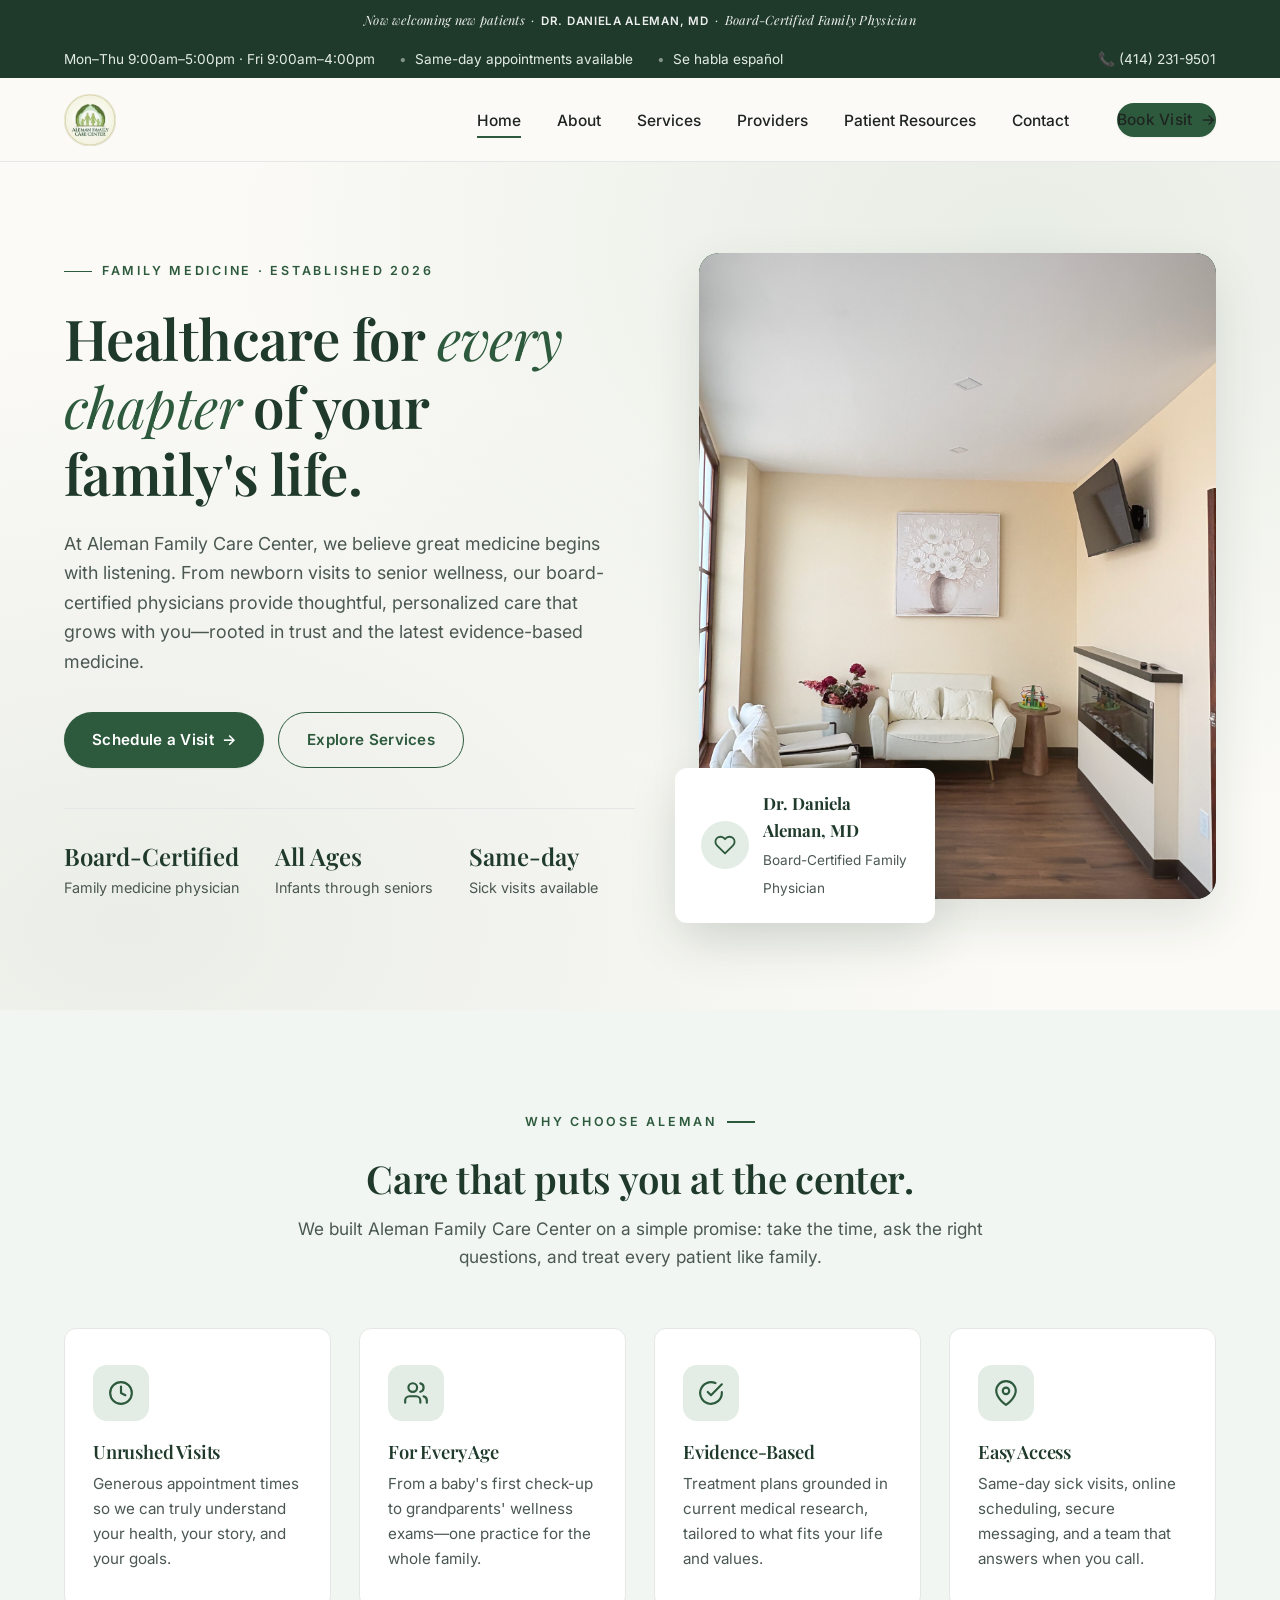
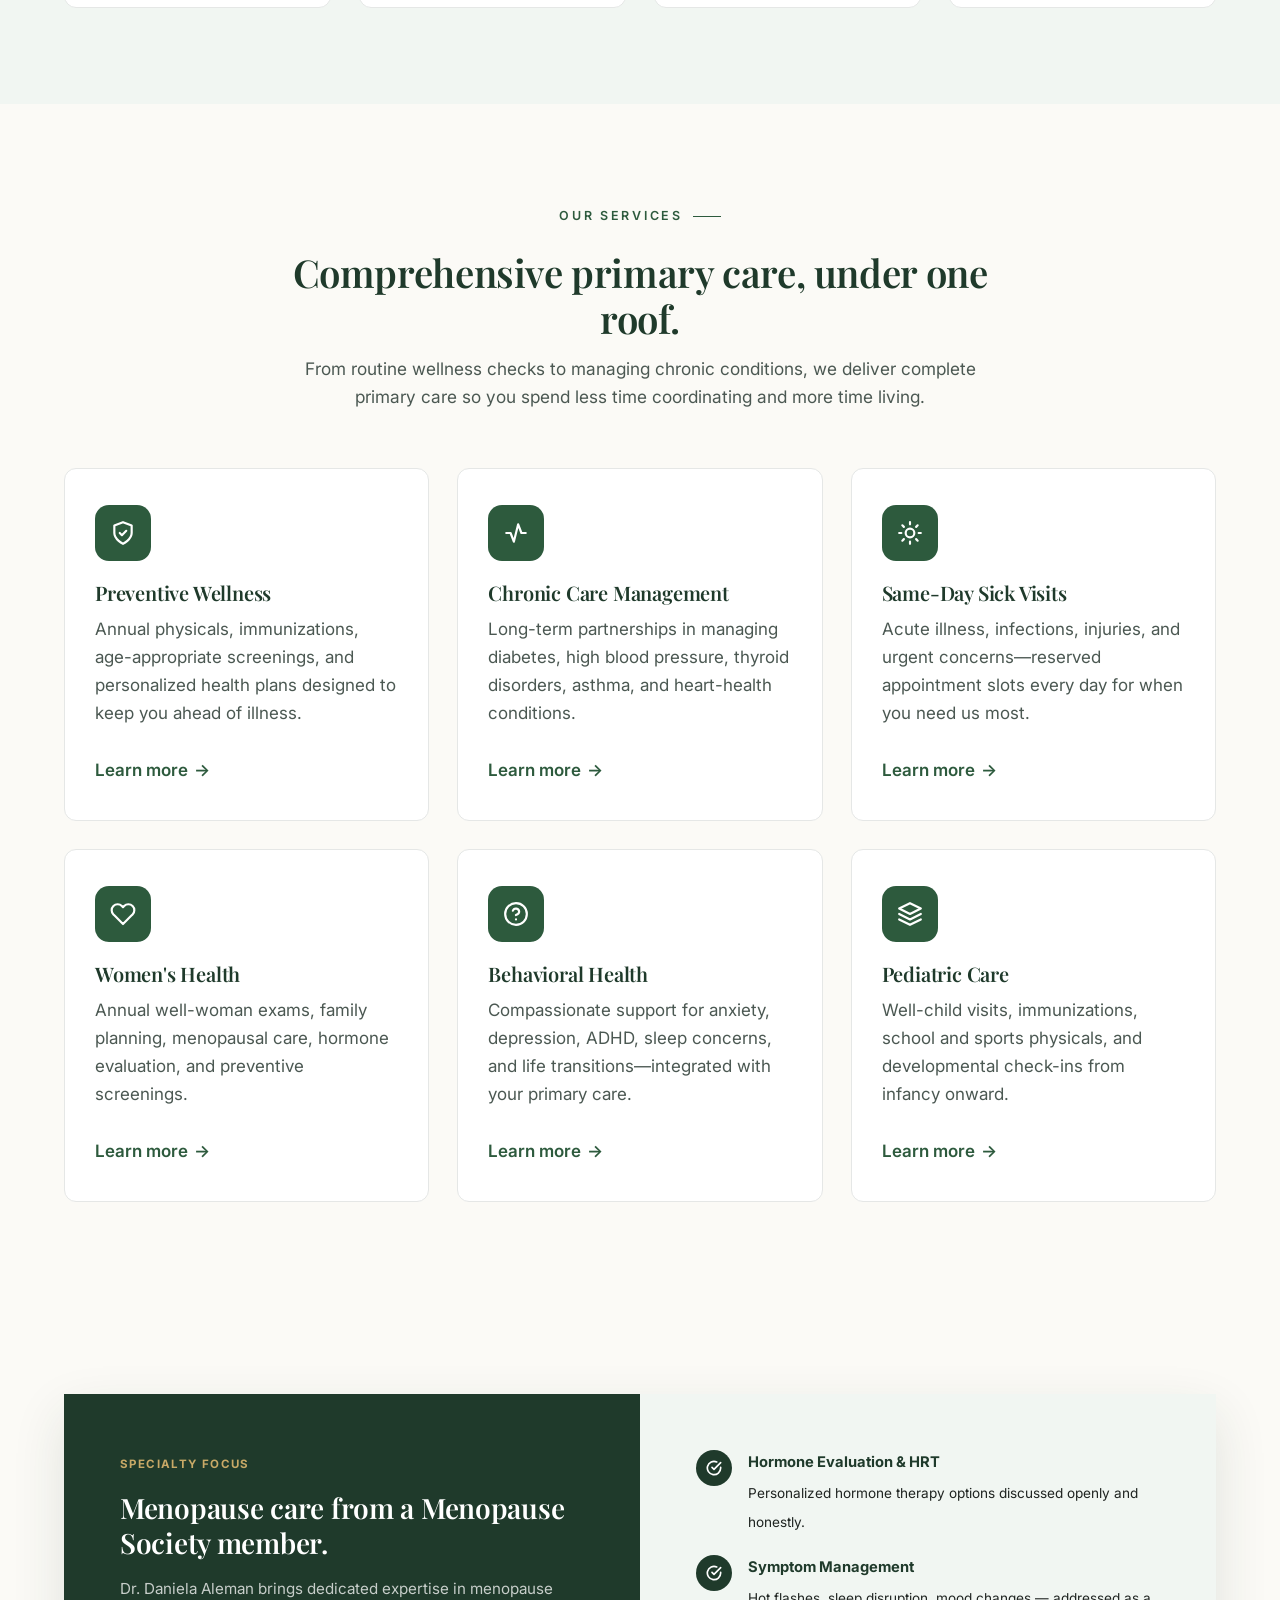
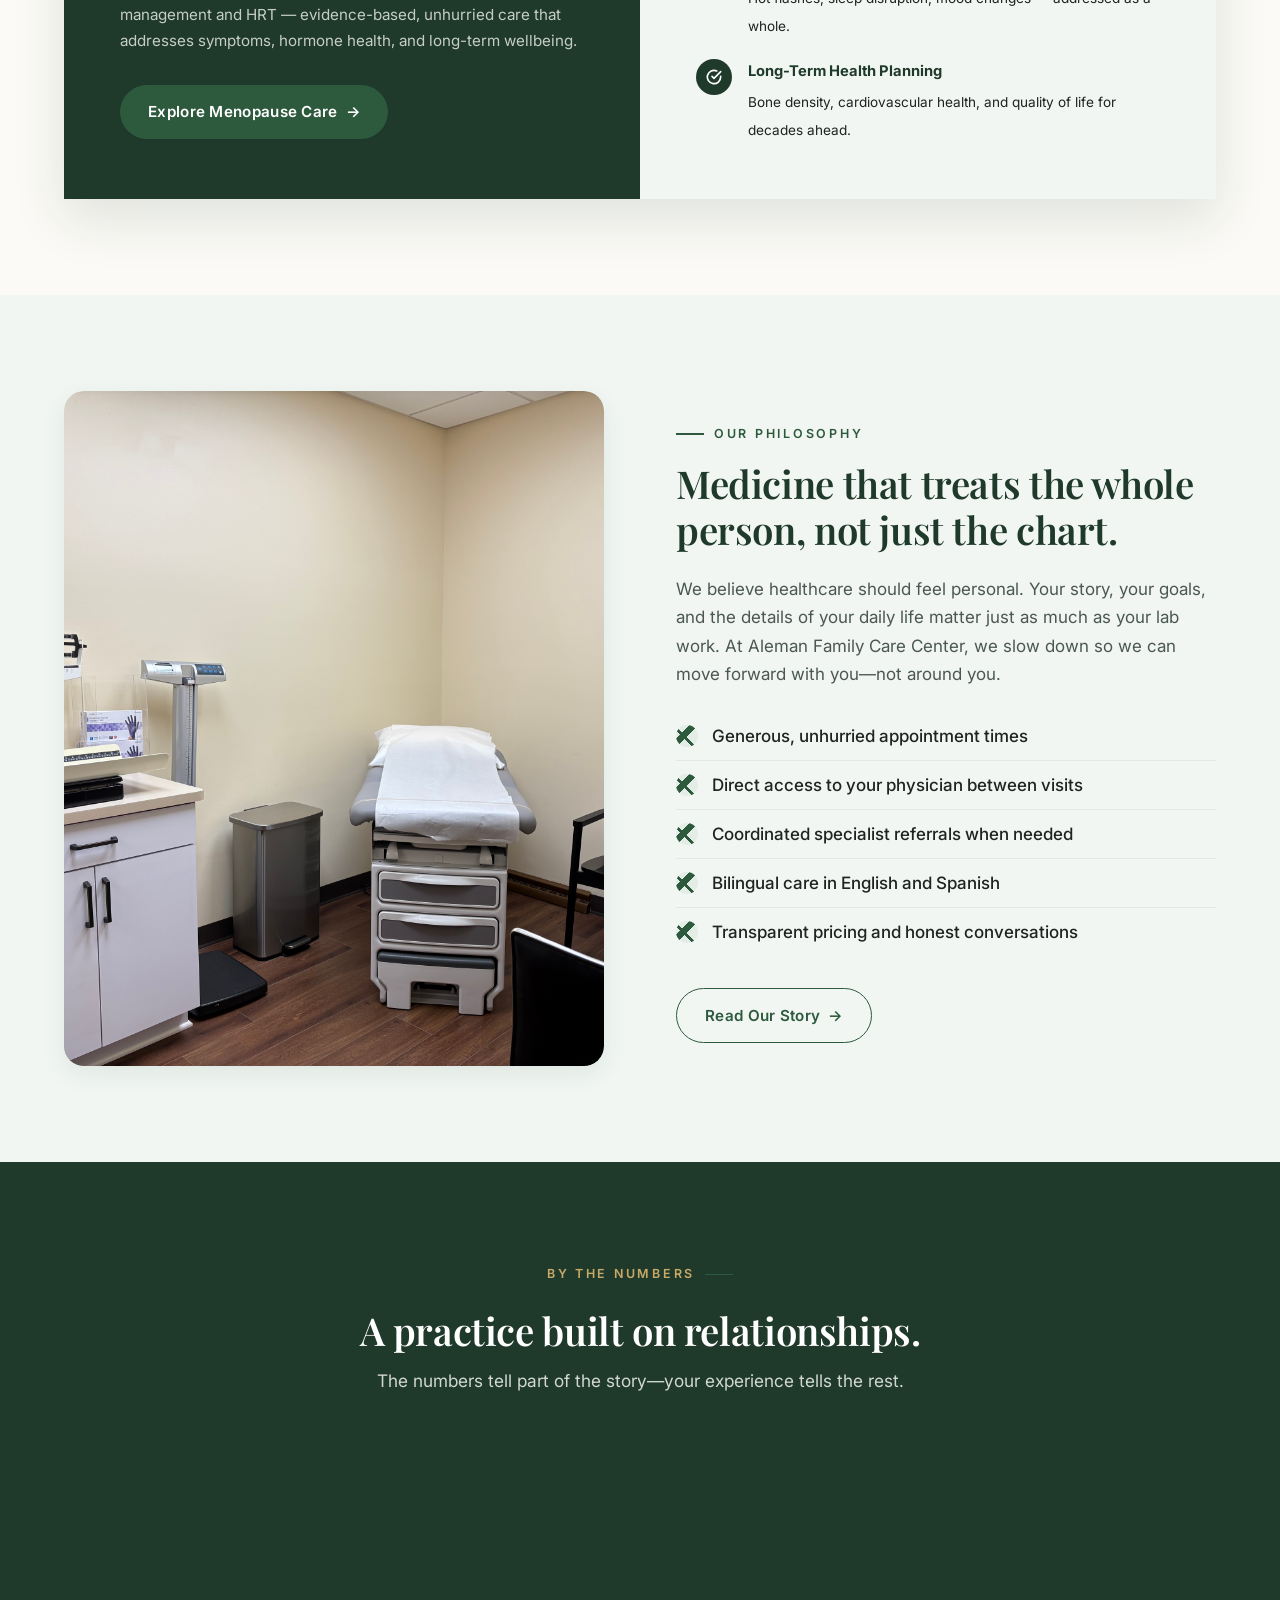
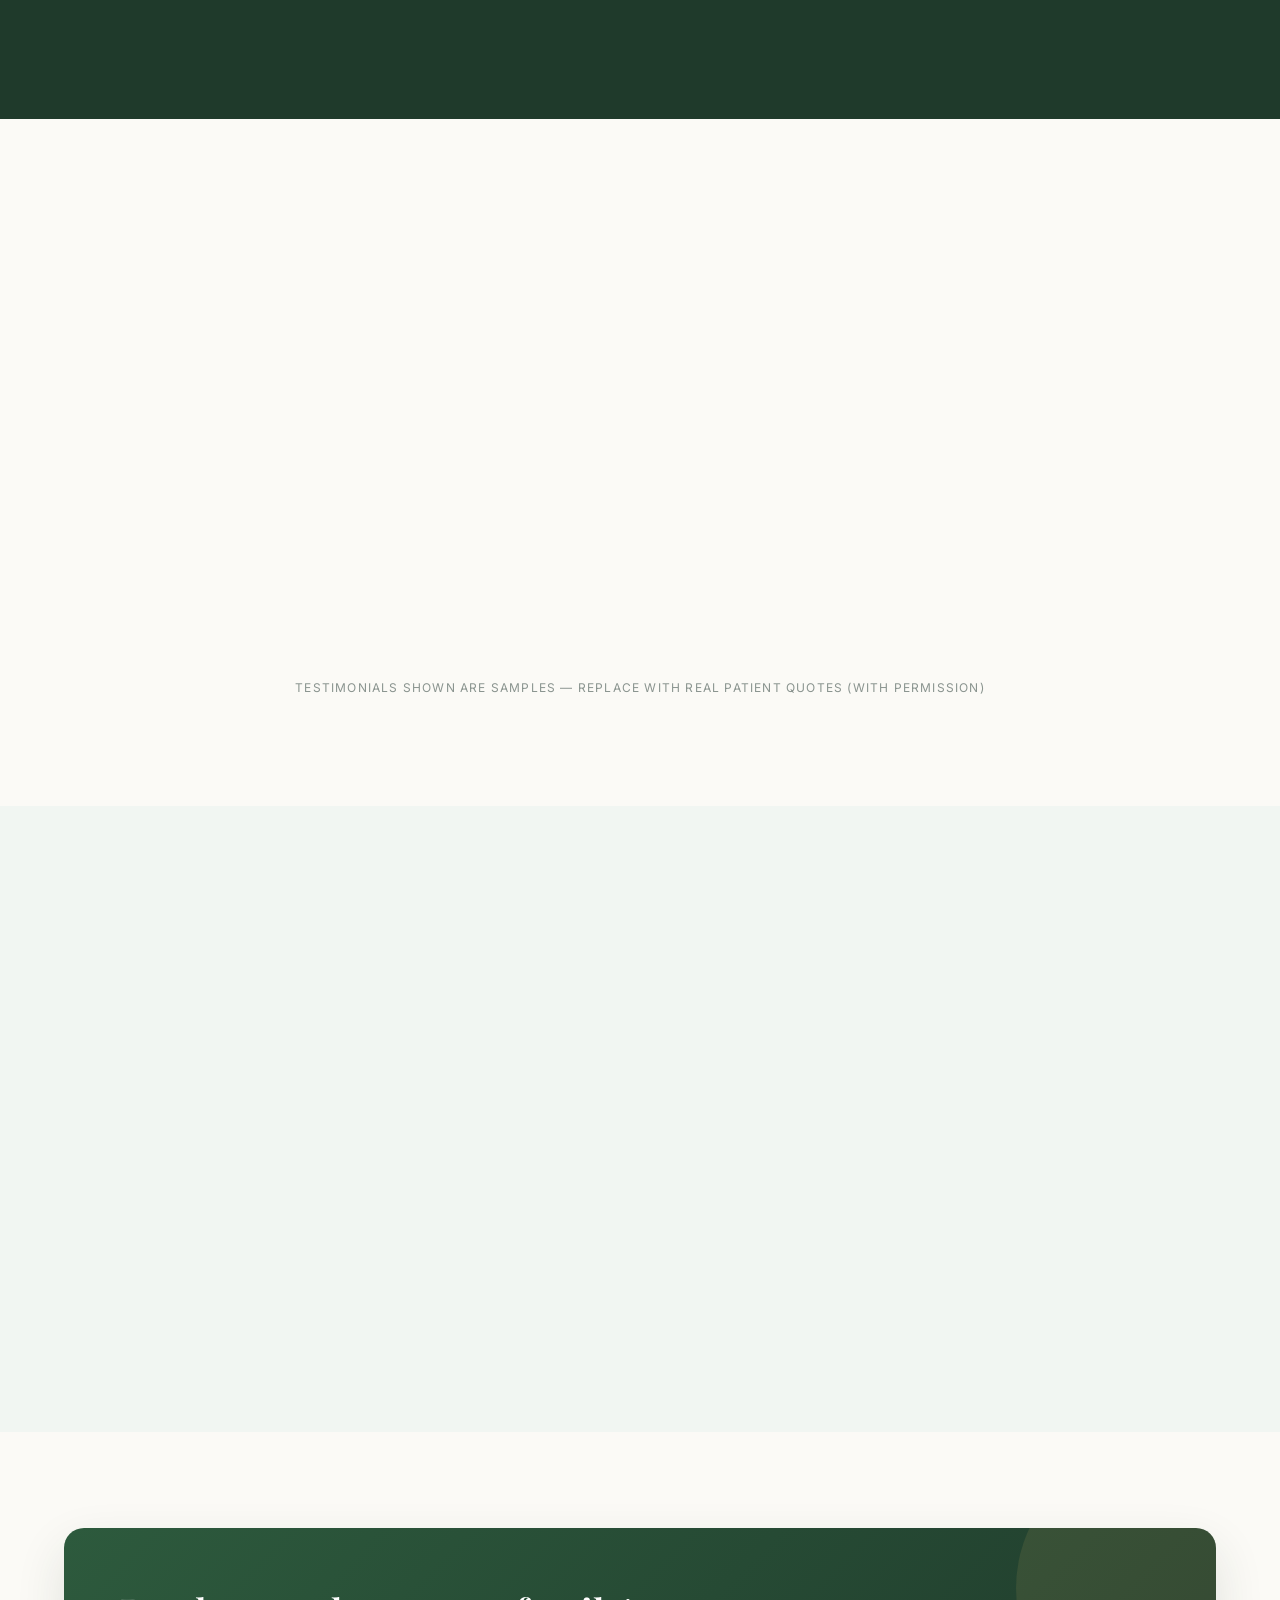
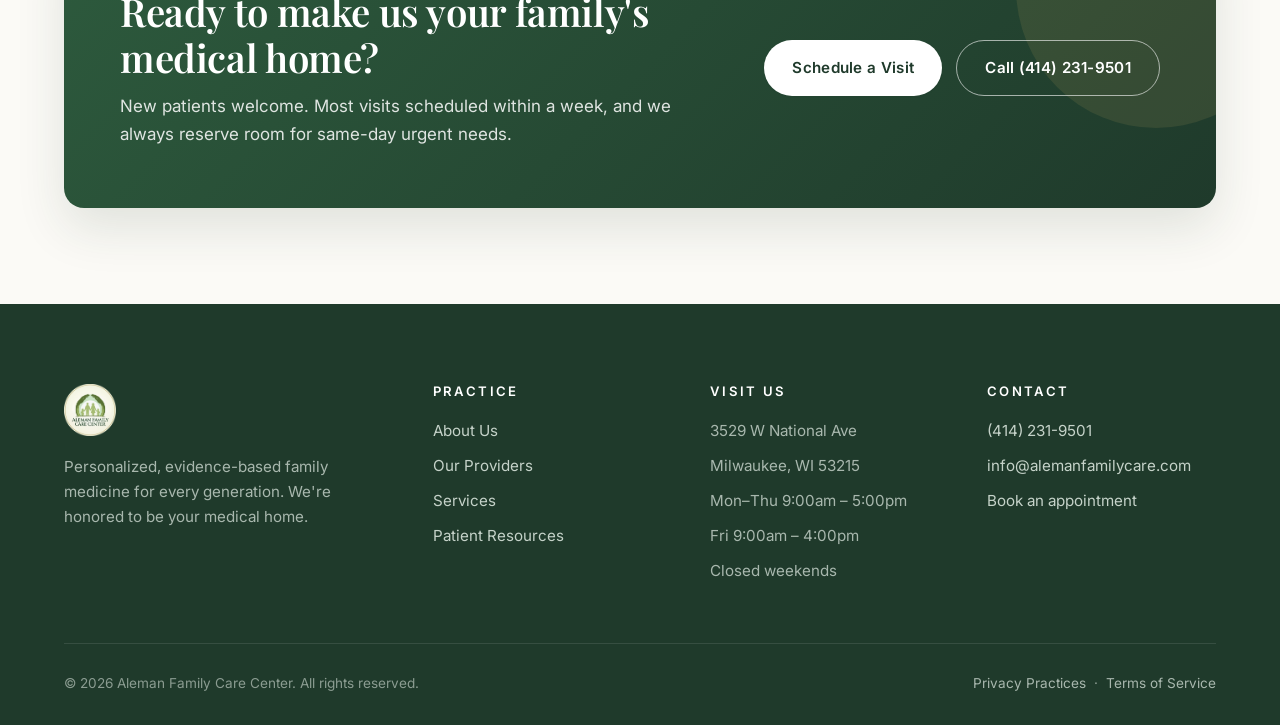
<file: index.html>
<!DOCTYPE html>
<html lang="en">
<head>
<meta charset="UTF-8" />
<meta name="viewport" content="width=device-width, initial-scale=1.0" />
<title>Aleman Family Care Center — Compassionate Family Medicine</title>
<meta name="description" content="Aleman Family Care Center provides personalized, whole-family healthcare led by board-certified family physicians. Same-day visits, preventive care, and long-term relationships built on trust." />
<link rel="preconnect" href="https://fonts.googleapis.com">
<link rel="preconnect" href="https://fonts.gstatic.com" crossorigin>
<link href="https://fonts.googleapis.com/css2?family=Playfair+Display:ital,wght@0,400;0,500;0,600;0,700;1,400&family=Inter:wght@400;500;600;700&display=swap" rel="stylesheet">
<link rel="stylesheet" href="assets/styles.css" />
<style>
  .insurance-grid {
    display: flex !important;
    flex-wrap: wrap !important;
    justify-content: center !important;
    gap: 10px !important;
    margin-top: 32px !important;
  }
  .insurance-chip {
    background: #ffffff !important;
    border: 1.5px solid #2d5a3d !important;
    border-radius: 999px !important;
    padding: 9px 22px !important;
    font-weight: 600 !important;
    font-size: .84rem !important;
    color: #1a3a27 !important;
    white-space: nowrap !important;
    letter-spacing: .01em !important;
    display: inline-block !important;
  }
</style>
</head>
<body>

<!-- ===== Announcement bar ===== -->
<div style="background:var(--forest-900);color:rgba(255,255,255,.92);text-align:center;padding:9px 16px;font-size:.8rem;font-family:var(--font-serif);font-style:italic;letter-spacing:.02em;">
  Now welcoming new patients &nbsp;·&nbsp; <strong style="font-style:normal;font-weight:600;letter-spacing:.06em;text-transform:uppercase;font-size:.72rem;font-family:var(--font-sans);">Dr. Daniela Aleman, MD</strong> &nbsp;·&nbsp; Board-Certified Family Physician
</div>

<!-- ===== Utility bar ===== -->
<div class="utility-bar">
  <div class="container">
    <div class="utility-info">
      <span>Mon–Thu 9:00am–5:00pm · Fri 9:00am–4:00pm</span>
      <span>Same-day appointments available</span>
      <span>Se habla español</span>
    </div>
    <div>
      <a href="tel:+14142319501">📞 (414) 231-9501</a>
    </div>
  </div>
</div>

<!-- ===== Navigation ===== -->
<header class="nav">
  <div class="container nav-inner">
    <a href="index.html" class="brand">
      <img src="Logo.webp" alt="Aleman Family Care Center" style="height:52px;width:auto;display:block;">
    </a>
    <nav>
      <ul class="nav-links">
        <li><a href="index.html">Home</a></li>
        <li><a href="about.html">About</a></li>
        <li><a href="services.html">Services</a></li>
        <li><a href="providers.html">Providers</a></li>
        <li><a href="patients.html">Patient Resources</a></li>
        <li><a href="contact.html">Contact</a></li>
        <li><a href="contact.html#schedule" class="btn btn-primary nav-cta">Book Visit <span class="arrow">→</span></a></li>
      </ul>
    </nav>
    <button class="nav-toggle" aria-label="Toggle menu" aria-expanded="false"><span></span></button>
  </div>
</header>

<!-- ===== Hero ===== -->
<section class="hero">
  <div class="container hero-grid">
    <div class="reveal">
      <span class="eyebrow">Family Medicine · Established 2026</span>
      <h1>Healthcare for <span class="accent">every chapter</span> of your family's life.</h1>
      <p class="hero-lede">
        At Aleman Family Care Center, we believe great medicine begins with listening.
        From newborn visits to senior wellness, our board-certified physicians provide
        thoughtful, personalized care that grows with you—rooted in trust and the latest
        evidence-based medicine.
      </p>
      <div class="hero-actions">
        <a href="contact.html#schedule" class="btn btn-primary">Schedule a Visit <span class="arrow">→</span></a>
        <a href="services.html" class="btn btn-outline">Explore Services</a>
      </div>
      <div class="hero-meta">
        <div>
          <strong>Board-Certified</strong>
          <span>Family medicine physician</span>
        </div>
        <div>
          <strong>All Ages</strong>
          <span>Infants through seniors</span>
        </div>
        <div>
          <strong>Same-day</strong>
          <span>Sick visits available</span>
        </div>
      </div>
    </div>

    <div class="reveal" style="position:relative;">
      <div class="hero-visual">
        <img src="Waiting-Room.jpg" alt="Aleman Family Care Center waiting room" style="width:100%;height:100%;object-fit:cover;border-radius:inherit;">
      </div>
      <div class="hero-badge">
        <div class="hero-badge-icon" aria-hidden="true">
          <svg width="22" height="22" viewBox="0 0 24 24" fill="none" stroke="currentColor" stroke-width="2" stroke-linecap="round" stroke-linejoin="round"><path d="M20.84 4.61a5.5 5.5 0 0 0-7.78 0L12 5.67l-1.06-1.06a5.5 5.5 0 0 0-7.78 7.78l1.06 1.06L12 21.23l7.78-7.78 1.06-1.06a5.5 5.5 0 0 0 0-7.78z"/></svg>
        </div>
        <div class="hero-badge-text">
          <strong>Dr. Daniela Aleman, MD</strong>
          <span>Board-Certified Family Physician</span>
        </div>
      </div>
    </div>
  </div>
</section>

<!-- ===== Value proposition ===== -->
<section class="section-alt">
  <div class="container">
    <div class="section-head reveal">
      <span class="eyebrow">Why Choose Aleman</span>
      <h2>Care that puts you at the center.</h2>
      <p>We built Aleman Family Care Center on a simple promise: take the time, ask the right questions, and treat every patient like family.</p>
    </div>
    <div class="values">
      <div class="value-card reveal">
        <div class="value-icon" aria-hidden="true">
          <svg width="26" height="26" viewBox="0 0 24 24" fill="none" stroke="currentColor" stroke-width="2" stroke-linecap="round" stroke-linejoin="round"><circle cx="12" cy="12" r="10"/><polyline points="12 6 12 12 16 14"/></svg>
        </div>
        <h3>Unrushed Visits</h3>
        <p>Generous appointment times so we can truly understand your health, your story, and your goals.</p>
      </div>
      <div class="value-card reveal">
        <div class="value-icon" aria-hidden="true">
          <svg width="26" height="26" viewBox="0 0 24 24" fill="none" stroke="currentColor" stroke-width="2" stroke-linecap="round" stroke-linejoin="round"><path d="M16 21v-2a4 4 0 0 0-4-4H6a4 4 0 0 0-4 4v2"/><circle cx="9" cy="7" r="4"/><path d="M22 21v-2a4 4 0 0 0-3-3.87"/><path d="M16 3.13a4 4 0 0 1 0 7.75"/></svg>
        </div>
        <h3>For Every Age</h3>
        <p>From a baby's first check-up to grandparents' wellness exams—one practice for the whole family.</p>
      </div>
      <div class="value-card reveal">
        <div class="value-icon" aria-hidden="true">
          <svg width="26" height="26" viewBox="0 0 24 24" fill="none" stroke="currentColor" stroke-width="2" stroke-linecap="round" stroke-linejoin="round"><path d="M22 11.08V12a10 10 0 1 1-5.93-9.14"/><polyline points="22 4 12 14.01 9 11.01"/></svg>
        </div>
        <h3>Evidence-Based</h3>
        <p>Treatment plans grounded in current medical research, tailored to what fits your life and values.</p>
      </div>
      <div class="value-card reveal">
        <div class="value-icon" aria-hidden="true">
          <svg width="26" height="26" viewBox="0 0 24 24" fill="none" stroke="currentColor" stroke-width="2" stroke-linecap="round" stroke-linejoin="round"><path d="M21 10c0 7-9 13-9 13s-9-6-9-13a9 9 0 0 1 18 0z"/><circle cx="12" cy="10" r="3"/></svg>
        </div>
        <h3>Easy Access</h3>
        <p>Same-day sick visits, online scheduling, secure messaging, and a team that answers when you call.</p>
      </div>
    </div>
  </div>
</section>

<!-- ===== Services overview ===== -->
<section>
  <div class="container">
    <div class="section-head reveal">
      <span class="eyebrow">Our Services</span>
      <h2>Comprehensive primary care, under one roof.</h2>
      <p>From routine wellness checks to managing chronic conditions, we deliver complete primary care so you spend less time coordinating and more time living.</p>
    </div>

    <div class="services-grid">
      <div class="service-card reveal">
        <div class="value-icon" aria-hidden="true">
          <svg width="26" height="26" viewBox="0 0 24 24" fill="none" stroke="currentColor" stroke-width="2" stroke-linecap="round" stroke-linejoin="round"><path d="M9 12l2 2 4-4"/><path d="M12 22s8-4 8-10V5l-8-3-8 3v7c0 6 8 10 8 10z"/></svg>
        </div>
        <h3>Preventive Wellness</h3>
        <p>Annual physicals, immunizations, age-appropriate screenings, and personalized health plans designed to keep you ahead of illness.</p>
        <a href="services.html#preventive" class="more">Learn more <span class="arrow">→</span></a>
      </div>

      <div class="service-card reveal">
        <div class="value-icon" aria-hidden="true">
          <svg width="26" height="26" viewBox="0 0 24 24" fill="none" stroke="currentColor" stroke-width="2" stroke-linecap="round" stroke-linejoin="round"><path d="M3 12h4l3 8 4-16 3 8h4"/></svg>
        </div>
        <h3>Chronic Care Management</h3>
        <p>Long-term partnerships in managing diabetes, high blood pressure, thyroid disorders, asthma, and heart-health conditions.</p>
        <a href="services.html#chronic" class="more">Learn more <span class="arrow">→</span></a>
      </div>

      <div class="service-card reveal">
        <div class="value-icon" aria-hidden="true">
          <svg width="26" height="26" viewBox="0 0 24 24" fill="none" stroke="currentColor" stroke-width="2" stroke-linecap="round" stroke-linejoin="round"><circle cx="12" cy="12" r="4"/><path d="M12 2v2M12 20v2M4.93 4.93l1.41 1.41M17.66 17.66l1.41 1.41M2 12h2M20 12h2M4.93 19.07l1.41-1.41M17.66 6.34l1.41-1.41"/></svg>
        </div>
        <h3>Same-Day Sick Visits</h3>
        <p>Acute illness, infections, injuries, and urgent concerns—reserved appointment slots every day for when you need us most.</p>
        <a href="services.html#sick" class="more">Learn more <span class="arrow">→</span></a>
      </div>

      <div class="service-card reveal">
        <div class="value-icon" aria-hidden="true">
          <svg width="26" height="26" viewBox="0 0 24 24" fill="none" stroke="currentColor" stroke-width="2" stroke-linecap="round" stroke-linejoin="round"><path d="M20.84 4.61a5.5 5.5 0 0 0-7.78 0L12 5.67l-1.06-1.06a5.5 5.5 0 0 0-7.78 7.78l1.06 1.06L12 21.23l7.78-7.78 1.06-1.06a5.5 5.5 0 0 0 0-7.78z"/></svg>
        </div>
        <h3>Women's Health</h3>
        <p>Annual well-woman exams, family planning, menopausal care, hormone evaluation, and preventive screenings.</p>
        <a href="services.html#womens" class="more">Learn more <span class="arrow">→</span></a>
      </div>

      <div class="service-card reveal">
        <div class="value-icon" aria-hidden="true">
          <svg width="26" height="26" viewBox="0 0 24 24" fill="none" stroke="currentColor" stroke-width="2" stroke-linecap="round" stroke-linejoin="round"><circle cx="12" cy="12" r="10"/><path d="M9.09 9a3 3 0 0 1 5.83 1c0 2-3 3-3 3"/><line x1="12" y1="17" x2="12.01" y2="17"/></svg>
        </div>
        <h3>Behavioral Health</h3>
        <p>Compassionate support for anxiety, depression, ADHD, sleep concerns, and life transitions—integrated with your primary care.</p>
        <a href="services.html#behavioral" class="more">Learn more <span class="arrow">→</span></a>
      </div>

      <div class="service-card reveal">
        <div class="value-icon" aria-hidden="true">
          <svg width="26" height="26" viewBox="0 0 24 24" fill="none" stroke="currentColor" stroke-width="2" stroke-linecap="round" stroke-linejoin="round"><path d="M12 2L2 7l10 5 10-5-10-5z"/><path d="M2 17l10 5 10-5"/><path d="M2 12l10 5 10-5"/></svg>
        </div>
        <h3>Pediatric Care</h3>
        <p>Well-child visits, immunizations, school and sports physicals, and developmental check-ins from infancy onward.</p>
        <a href="services.html#pediatric" class="more">Learn more <span class="arrow">→</span></a>
      </div>
    </div>
  </div>
</section>

<!-- ===== Menopause specialty callout ===== -->
<section>
  <div class="container">
    <div class="reveal" style="display:grid;grid-template-columns:1fr 1fr;gap:0;border-radius:var(--radius-xl);overflow:hidden;box-shadow:var(--shadow-lg);">
      <div style="background:var(--forest-900);padding:56px 56px;display:flex;flex-direction:column;justify-content:center;">
        <span style="font-family:var(--font-sans);font-size:.72rem;font-weight:700;letter-spacing:.12em;text-transform:uppercase;color:var(--accent-gold);margin-bottom:16px;">Specialty Focus</span>
        <h2 style="color:#fff;font-size:1.75rem;line-height:1.25;margin-bottom:16px;">Menopause care from a Menopause Society member.</h2>
        <p style="color:rgba(255,255,255,.75);font-size:.95rem;line-height:1.7;margin-bottom:32px;">Dr. Daniela Aleman brings dedicated expertise in menopause management and HRT — evidence-based, unhurried care that addresses symptoms, hormone health, and long-term wellbeing.</p>
        <a href="menopause.html" class="btn btn-primary" style="align-self:flex-start;">Explore Menopause Care <span class="arrow">→</span></a>
      </div>
      <div style="background:var(--sage-100);padding:56px 56px;display:flex;flex-direction:column;justify-content:center;gap:20px;">
        <div style="display:flex;align-items:flex-start;gap:16px;">
          <div style="width:36px;height:36px;border-radius:50%;background:var(--forest-900);display:flex;align-items:center;justify-content:center;flex-shrink:0;">
            <svg width="16" height="16" viewBox="0 0 24 24" fill="none" stroke="white" stroke-width="2.5" stroke-linecap="round" stroke-linejoin="round"><path d="M22 11.08V12a10 10 0 1 1-5.93-9.14"/><polyline points="22 4 12 14.01 9 11.01"/></svg>
          </div>
          <div>
            <strong style="font-size:.92rem;color:var(--forest-900);display:block;margin-bottom:4px;">Hormone Evaluation & HRT</strong>
            <span style="font-size:.85rem;color:var(--grey-600);line-height:1.5;">Personalized hormone therapy options discussed openly and honestly.</span>
          </div>
        </div>
        <div style="display:flex;align-items:flex-start;gap:16px;">
          <div style="width:36px;height:36px;border-radius:50%;background:var(--forest-900);display:flex;align-items:center;justify-content:center;flex-shrink:0;">
            <svg width="16" height="16" viewBox="0 0 24 24" fill="none" stroke="white" stroke-width="2.5" stroke-linecap="round" stroke-linejoin="round"><path d="M22 11.08V12a10 10 0 1 1-5.93-9.14"/><polyline points="22 4 12 14.01 9 11.01"/></svg>
          </div>
          <div>
            <strong style="font-size:.92rem;color:var(--forest-900);display:block;margin-bottom:4px;">Symptom Management</strong>
            <span style="font-size:.85rem;color:var(--grey-600);line-height:1.5;">Hot flashes, sleep disruption, mood changes — addressed as a whole.</span>
          </div>
        </div>
        <div style="display:flex;align-items:flex-start;gap:16px;">
          <div style="width:36px;height:36px;border-radius:50%;background:var(--forest-900);display:flex;align-items:center;justify-content:center;flex-shrink:0;">
            <svg width="16" height="16" viewBox="0 0 24 24" fill="none" stroke="white" stroke-width="2.5" stroke-linecap="round" stroke-linejoin="round"><path d="M22 11.08V12a10 10 0 1 1-5.93-9.14"/><polyline points="22 4 12 14.01 9 11.01"/></svg>
          </div>
          <div>
            <strong style="font-size:.92rem;color:var(--forest-900);display:block;margin-bottom:4px;">Long-Term Health Planning</strong>
            <span style="font-size:.85rem;color:var(--grey-600);line-height:1.5;">Bone density, cardiovascular health, and quality of life for decades ahead.</span>
          </div>
        </div>
      </div>
    </div>
  </div>
</section>

<!-- ===== Split: Philosophy ===== -->
<section class="section-alt">
  <div class="container split">
    <div class="reveal">
      <div class="split-image">
        <img src="Clinic-Interior-1.jpg" alt="Inside Aleman Family Care Center" style="width:100%;height:100%;object-fit:cover;border-radius:inherit;">
      </div>
    </div>
    <div class="split-content reveal">
      <span class="eyebrow">Our Philosophy</span>
      <h2>Medicine that treats the whole person, not just the chart.</h2>
      <p>
        We believe healthcare should feel personal. Your story, your goals, and the
        details of your daily life matter just as much as your lab work. At Aleman
        Family Care Center, we slow down so we can move forward with you—not
        around you.
      </p>
      <ul class="checklist">
        <li>Generous, unhurried appointment times</li>
        <li>Direct access to your physician between visits</li>
        <li>Coordinated specialist referrals when needed</li>
        <li>Bilingual care in English and Spanish</li>
        <li>Transparent pricing and honest conversations</li>
      </ul>
      <a href="about.html" class="btn btn-outline">Read Our Story <span class="arrow">→</span></a>
    </div>
  </div>
</section>

<!-- ===== Stats / dark section ===== -->
<section class="section-dark">
  <div class="container">
    <div class="section-head reveal">
      <span class="eyebrow" style="color: var(--accent-gold);">By the Numbers</span>
      <h2>A practice built on relationships.</h2>
      <p style="color: rgba(255,255,255,.8);">The numbers tell part of the story—your experience tells the rest.</p>
    </div>
    <div class="stats reveal">
      <div class="stat"><strong>Board-<br/>Certified</strong><span>Family Physician</span></div>
      <div class="stat"><strong>All Ages</strong><span>Infants through seniors</span></div>
      <div class="stat"><strong>30 min</strong><span>Average Visit Length</span></div>
      <div class="stat"><strong>Bilingual</strong><span>English & Spanish</span></div>
    </div>
  </div>
</section>

<!-- ===== Testimonials ===== -->
<section>
  <div class="container">
    <div class="section-head reveal">
      <span class="eyebrow">In Their Words</span>
      <h2>What our patients are saying.</h2>
      <p>The trust of our patients and their families is the heart of everything we do.</p>
    </div>
    <div class="testimonials">
      <div class="testimonial reveal">
        <p>The team here treats us like family. Dr. Aleman actually listens, takes her time, and explains everything clearly. We finally feel heard.</p>
        <div class="testimonial-author">
          <div class="testimonial-avatar">M</div>
          <div>
            <div class="testimonial-name">Maria G.</div>
            <div class="testimonial-meta">Patient since 2026</div>
          </div>
        </div>
      </div>
      <div class="testimonial reveal">
        <p>From my kids' check-ups to my dad's diabetes management, three generations of my family see Dr. Aleman. The care is consistently exceptional.</p>
        <div class="testimonial-author">
          <div class="testimonial-avatar">J</div>
          <div>
            <div class="testimonial-name">James R.</div>
            <div class="testimonial-meta">Patient since 2026</div>
          </div>
        </div>
      </div>
      <div class="testimonial reveal">
        <p>Booking same-day appointments is genuinely easy, and the office staff is incredibly warm. This is what a doctor's office should feel like.</p>
        <div class="testimonial-author">
          <div class="testimonial-avatar">S</div>
          <div>
            <div class="testimonial-name">Sofia L.</div>
            <div class="testimonial-meta">Patient since 2026</div>
          </div>
        </div>
      </div>
    </div>
    <p class="placeholder-note" style="text-align:center; margin-top:32px; color:var(--grey-500);">Testimonials shown are samples — replace with real patient quotes (with permission)</p>
  </div>
</section>

<!-- ===== Insurance ===== -->
<section class="section-alt">
  <div class="container" style="text-align:center;">
    <div class="section-head reveal">
      <span class="eyebrow">Coverage</span>
      <h2>Insurances We Accept</h2>
      <p>We're proud to be in-network with a wide range of plans. Don't see yours? Give us a call — we're happy to verify your coverage.</p>
    </div>
    <div class="insurance-grid reveal">
      <div class="insurance-chip">Medicaid</div>
      <div class="insurance-chip">Aetna</div>
      <div class="insurance-chip">Anthem BlueCross Blue Shield</div>
      <div class="insurance-chip">Centivo</div>
      <div class="insurance-chip">Chorus Community Health Plans</div>
      <div class="insurance-chip">Employer's Healthcare Coalition of WI</div>
      <div class="insurance-chip">Health Payment Systems</div>
      <div class="insurance-chip">Humana</div>
      <div class="insurance-chip">Independent Care Health Plan (iCare)</div>
      <div class="insurance-chip">Network Health Plan</div>
      <div class="insurance-chip">Sheboygan Employers Health Network</div>
      <div class="insurance-chip">Trilogy Health Networks</div>
      <div class="insurance-chip">United Healthcare</div>
      <div class="insurance-chip">Unity Preferred</div>
      <div class="insurance-chip">WPS</div>
    </div>
    <p class="reveal" style="margin-top:28px; color:var(--grey-500); font-size:.9rem;">
      We also welcome <strong>self-pay patients</strong> and offer transparent, affordable pricing. <a href="tel:+14142319501">Call us</a> to discuss your options.
    </p>
  </div>
</section>

<!-- ===== CTA banner ===== -->
<section>
  <div class="container">
    <div class="cta-banner reveal">
      <div>
        <h2>Ready to make us your family's medical home?</h2>
        <p>New patients welcome. Most visits scheduled within a week, and we always reserve room for same-day urgent needs.</p>
      </div>
      <div class="cta-actions">
        <a href="contact.html#schedule" class="btn btn-primary">Schedule a Visit</a>
        <a href="tel:+14142319501" class="btn btn-outline">Call (414) 231-9501</a>
      </div>
    </div>
  </div>
</section>

<!-- ===== Footer ===== -->
<footer class="footer">
  <div class="container">
    <div class="footer-grid">
      <div>
        <a href="index.html" class="brand" style="margin-bottom:18px;">
      <img src="Logo.webp" alt="Aleman Family Care Center" style="height:52px;width:auto;display:block;">
    </a>
        <p style="margin-top:14px; max-width:320px;">Personalized, evidence-based family medicine for every generation. We're honored to be your medical home.</p>
      </div>
      <div>
        <h4>Practice</h4>
        <ul>
          <li><a href="about.html">About Us</a></li>
          <li><a href="providers.html">Our Providers</a></li>
          <li><a href="services.html">Services</a></li>
          <li><a href="patients.html">Patient Resources</a></li>
        </ul>
      </div>
      <div>
        <h4>Visit Us</h4>
        <ul>
          <li>3529 W National Ave</li>
          <li>Milwaukee, WI 53215</li>
          <li>Mon–Thu 9:00am – 5:00pm</li>
          <li>Fri 9:00am – 4:00pm</li>
          <li>Closed weekends</li>
          
          
        </ul>
      </div>
      <div>
        <h4>Contact</h4>
        <ul>
          <li><a href="tel:+14142319501">(414) 231-9501</a></li>
          <li><a href="mailto:info@alemanfamilycare.com">info@alemanfamilycare.com</a></li>
          <li><a href="contact.html#schedule">Book an appointment</a></li>
        </ul>
      </div>
    </div>
    <div class="footer-bottom">
      <div>© <span id="year">2026</span> Aleman Family Care Center. All rights reserved.</div>
      <div><a href="hipaa.html" style="color:rgba(227,237,229,.7);">Privacy Practices</a> &nbsp;&middot;&nbsp; <a href="terms.html" style="color:rgba(227,237,229,.7);">Terms of Service</a></div>
    </div>
  </div>
</footer>

<script src="assets/script.js"></script>
</body>
</html>
</file>
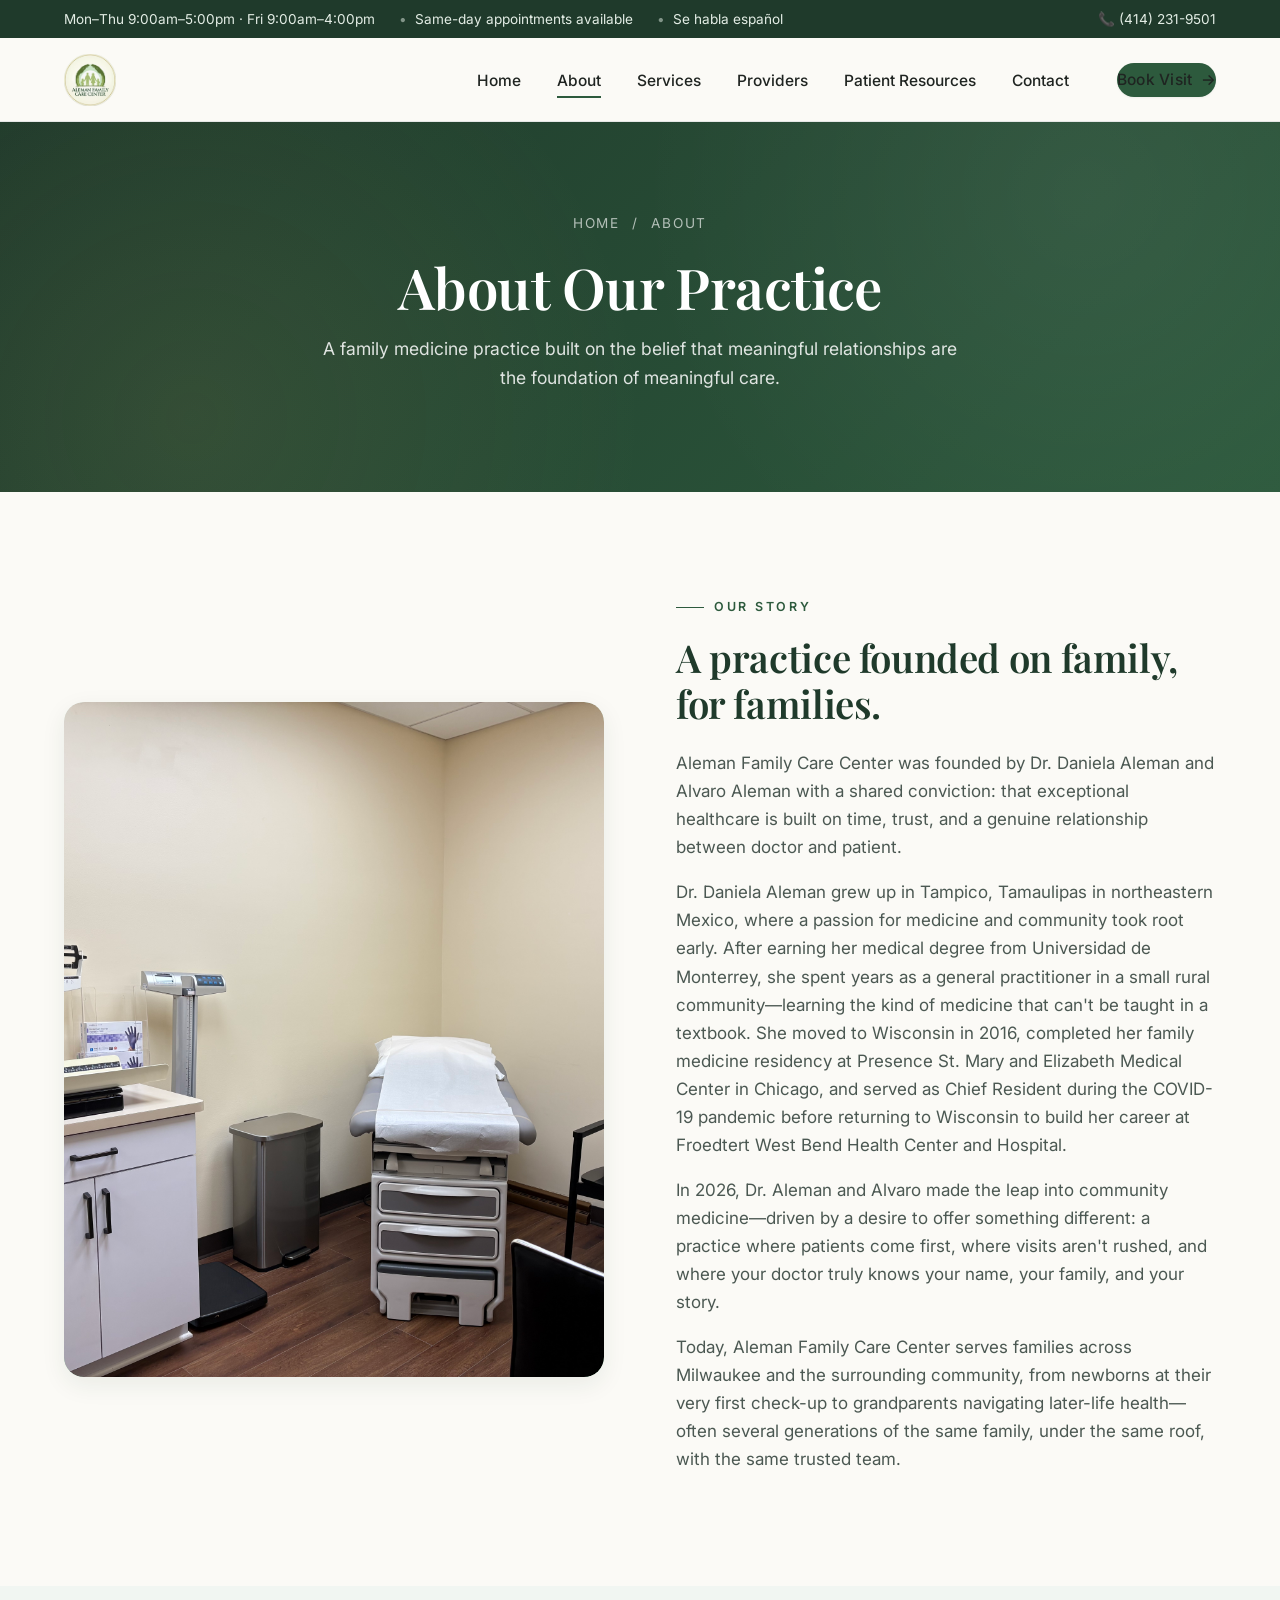
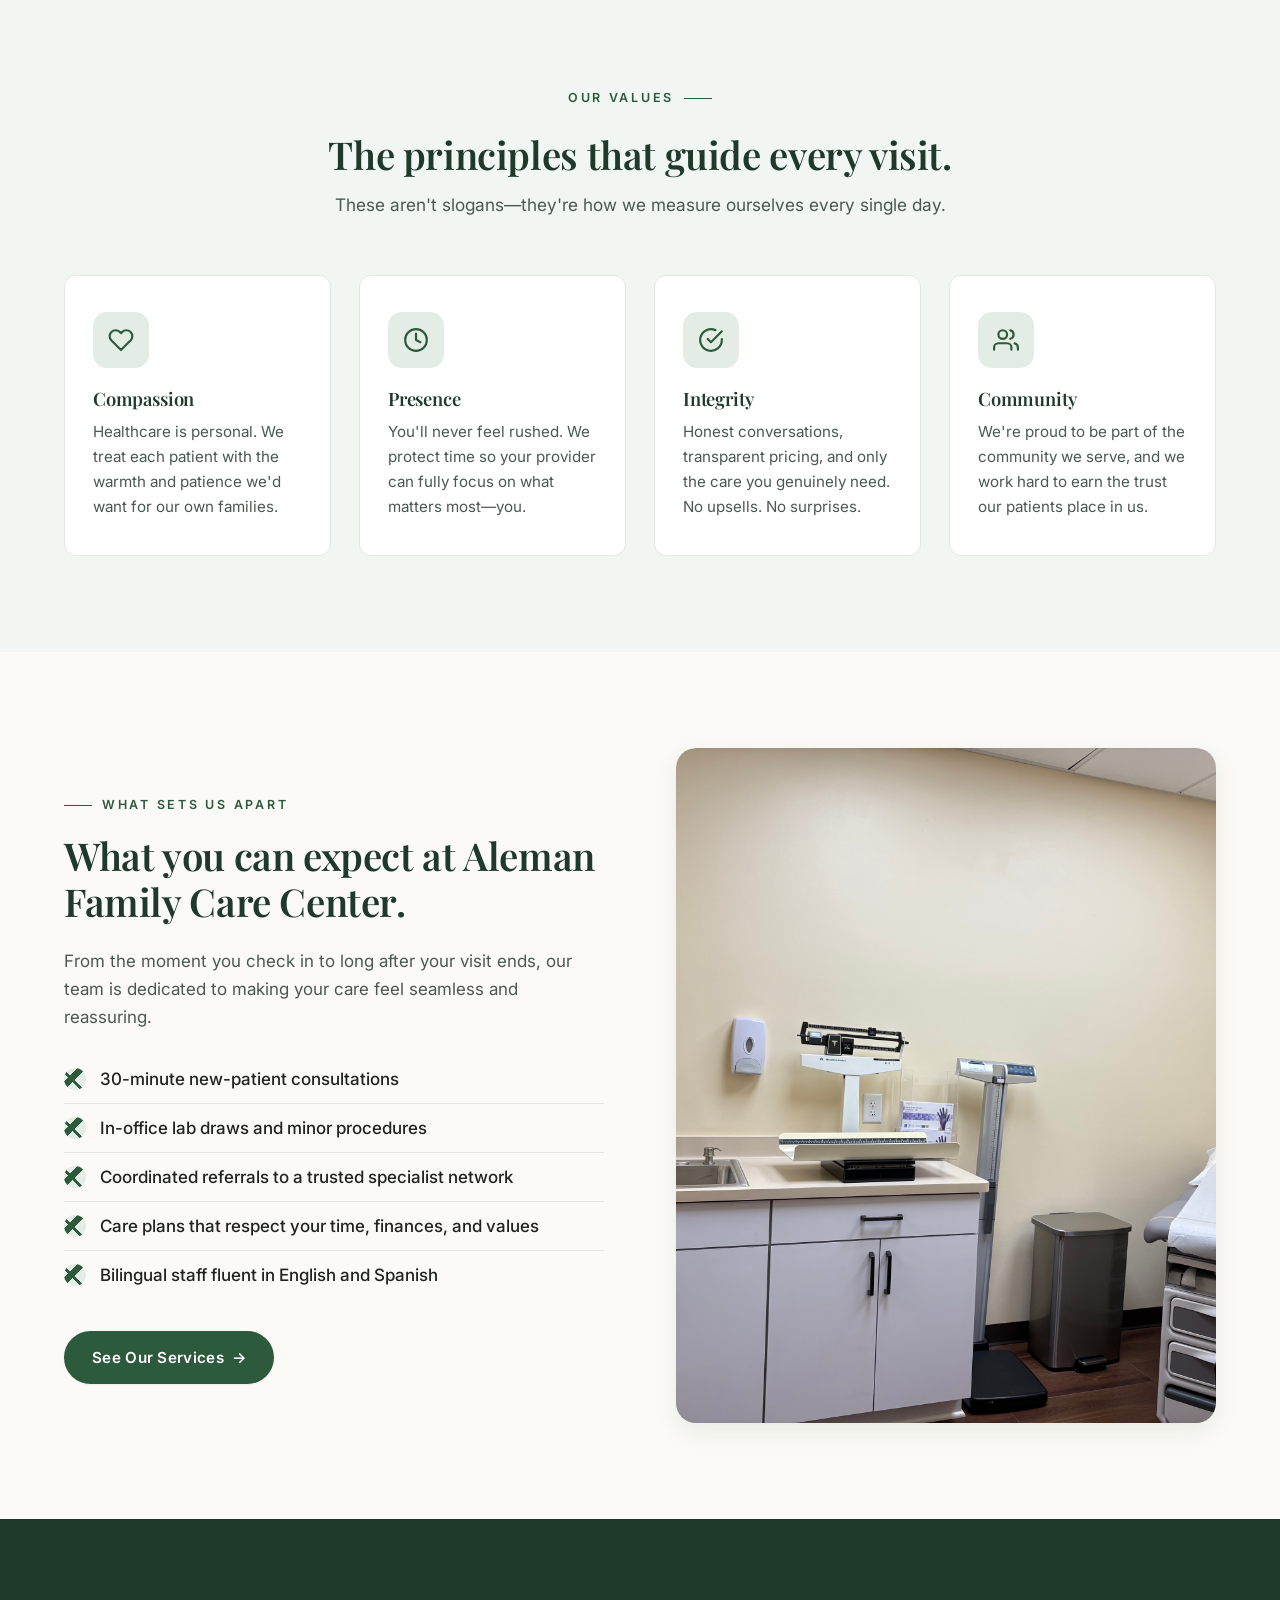
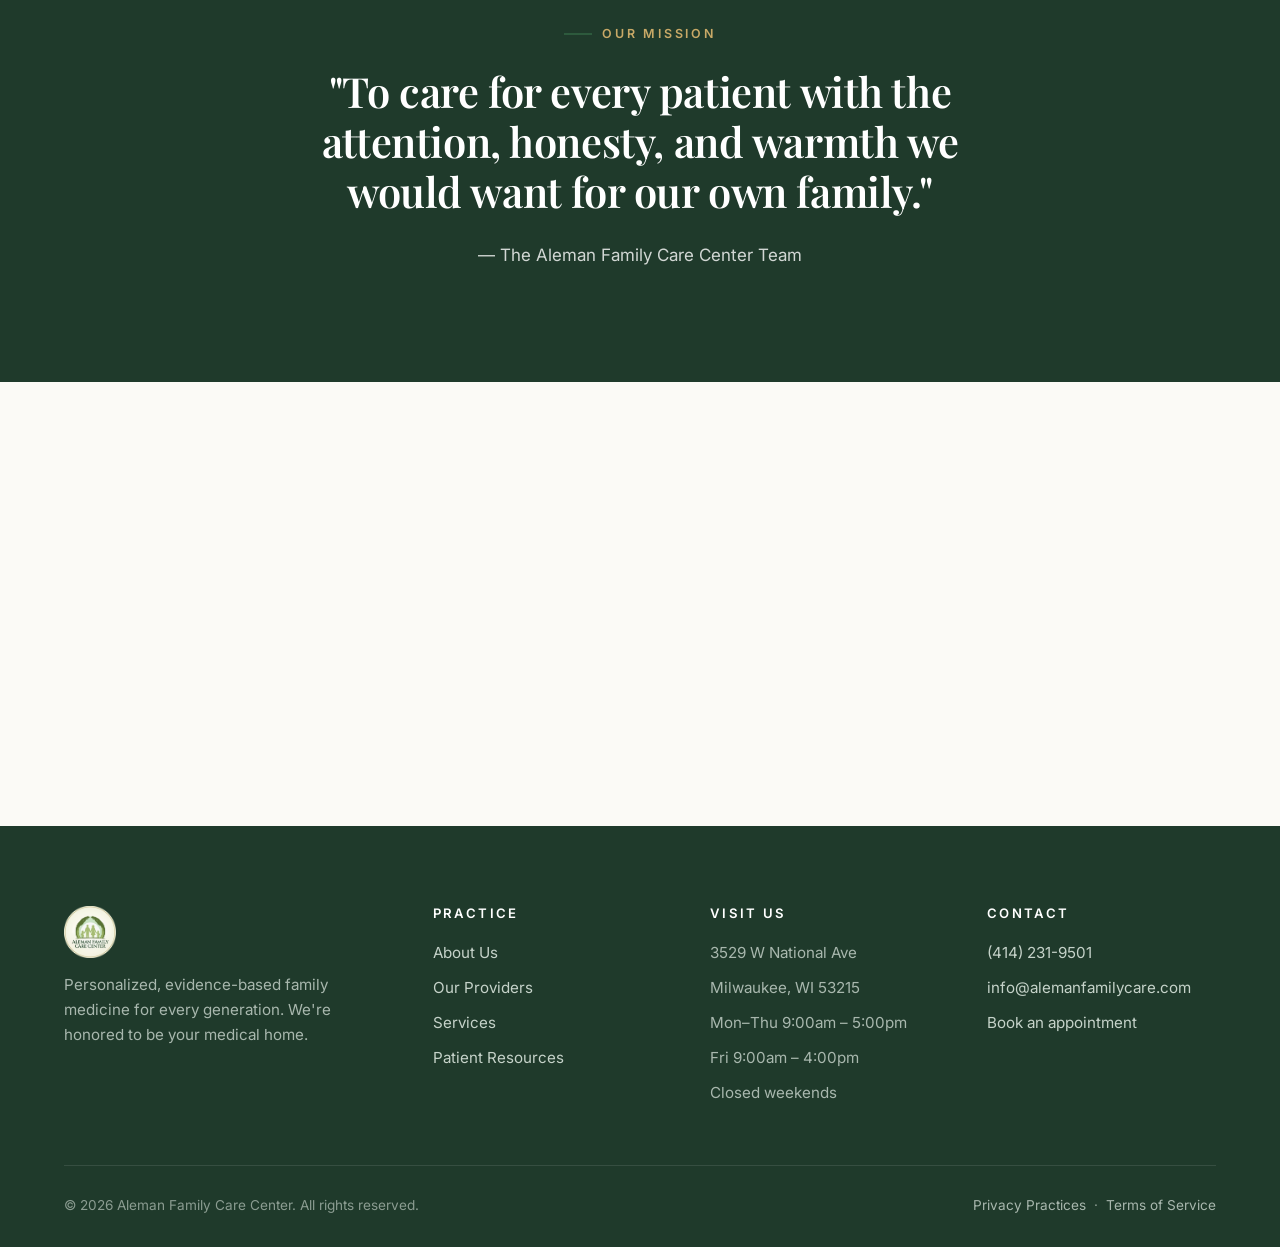
<file: about.html>
<!DOCTYPE html>
<html lang="en">
<head>
<meta charset="UTF-8" />
<meta name="viewport" content="width=device-width, initial-scale=1.0" />
<title>About — Aleman Family Care Center</title>
<meta name="description" content="Learn about Aleman Family Care Center, our philosophy of whole-person family medicine, and the people behind the practice." />
<link rel="preconnect" href="https://fonts.googleapis.com">
<link rel="preconnect" href="https://fonts.gstatic.com" crossorigin>
<link href="https://fonts.googleapis.com/css2?family=Playfair+Display:ital,wght@0,400;0,500;0,600;0,700;1,400&family=Inter:wght@400;500;600;700&display=swap" rel="stylesheet">
<link rel="stylesheet" href="assets/styles.css" />
</head>
<body>

<div class="utility-bar">
  <div class="container">
    <div class="utility-info">
      <span>Mon–Thu 9:00am–5:00pm · Fri 9:00am–4:00pm</span>
      <span>Same-day appointments available</span>
      <span>Se habla español</span>
    </div>
    <div><a href="tel:+14142319501">📞 (414) 231-9501</a></div>
  </div>
</div>

<header class="nav">
  <div class="container nav-inner">
    <a href="index.html" class="brand">
      <img src="Logo.webp" alt="Aleman Family Care Center" style="height:52px;width:auto;display:block;">
    </a>
    <nav>
      <ul class="nav-links">
        <li><a href="index.html">Home</a></li>
        <li><a href="about.html">About</a></li>
        <li><a href="services.html">Services</a></li>
        <li><a href="providers.html">Providers</a></li>
        <li><a href="patients.html">Patient Resources</a></li>
        <li><a href="contact.html">Contact</a></li>
        <li><a href="contact.html#schedule" class="btn btn-primary nav-cta">Book Visit <span class="arrow">→</span></a></li>
      </ul>
    </nav>
    <button class="nav-toggle" aria-label="Toggle menu" aria-expanded="false"><span></span></button>
  </div>
</header>

<section class="page-header">
  <div class="container">
    <div class="breadcrumbs"><a href="index.html">Home</a> &nbsp;/&nbsp; About</div>
    <h1>About Our Practice</h1>
    <p>A family medicine practice built on the belief that meaningful relationships are the foundation of meaningful care.</p>
  </div>
</section>

<section>
  <div class="container split">
    <div class="reveal">
      <div class="split-image">
        <img src="Clinic-Interior-1.jpg" alt="Aleman Family Care Center" style="width:100%;height:100%;object-fit:cover;border-radius:inherit;">
      </div>
    </div>
    <div class="split-content reveal">
      <span class="eyebrow">Our Story</span>
      <h2>A practice founded on family, for families.</h2>
      <p>
        Aleman Family Care Center was founded by Dr. Daniela Aleman and Alvaro Aleman
        with a shared conviction: that exceptional healthcare is built on time, trust,
        and a genuine relationship between doctor and patient.
      </p>
      <p>
        Dr. Daniela Aleman grew up in Tampico, Tamaulipas in northeastern Mexico,
        where a passion for medicine and community took root early. After earning her
        medical degree from Universidad de Monterrey, she spent years as a general
        practitioner in a small rural community—learning the kind of medicine that
        can't be taught in a textbook. She moved to Wisconsin in 2016, completed
        her family medicine residency at Presence St. Mary and Elizabeth Medical
        Center in Chicago, and served as Chief Resident during the COVID-19 pandemic
        before returning to Wisconsin to build her career at Froedtert West Bend
        Health Center and Hospital.
      </p>
      <p>
        In 2026, Dr. Aleman and Alvaro made the leap into community medicine—driven
        by a desire to offer something different: a practice where patients come
        first, where visits aren't rushed, and where your doctor truly knows your
        name, your family, and your story.
      </p>
      <p>
        Today, Aleman Family Care Center serves families across Milwaukee and the
        surrounding community, from newborns at their very first check-up to
        grandparents navigating later-life health—often several generations of the
        same family, under the same roof, with the same trusted team.
      </p>
    </div>
  </div>
</section>

<section class="section-alt">
  <div class="container">
    <div class="section-head reveal">
      <span class="eyebrow">Our Values</span>
      <h2>The principles that guide every visit.</h2>
      <p>These aren't slogans—they're how we measure ourselves every single day.</p>
    </div>
    <div class="values">
      <div class="value-card reveal">
        <div class="value-icon" aria-hidden="true">
          <svg width="26" height="26" viewBox="0 0 24 24" fill="none" stroke="currentColor" stroke-width="2" stroke-linecap="round" stroke-linejoin="round"><path d="M20.84 4.61a5.5 5.5 0 0 0-7.78 0L12 5.67l-1.06-1.06a5.5 5.5 0 0 0-7.78 7.78l1.06 1.06L12 21.23l7.78-7.78 1.06-1.06a5.5 5.5 0 0 0 0-7.78z"/></svg>
        </div>
        <h3>Compassion</h3>
        <p>Healthcare is personal. We treat each patient with the warmth and patience we'd want for our own families.</p>
      </div>
      <div class="value-card reveal">
        <div class="value-icon" aria-hidden="true">
          <svg width="26" height="26" viewBox="0 0 24 24" fill="none" stroke="currentColor" stroke-width="2" stroke-linecap="round" stroke-linejoin="round"><circle cx="12" cy="12" r="10"/><polyline points="12 6 12 12 16 14"/></svg>
        </div>
        <h3>Presence</h3>
        <p>You'll never feel rushed. We protect time so your provider can fully focus on what matters most—you.</p>
      </div>
      <div class="value-card reveal">
        <div class="value-icon" aria-hidden="true">
          <svg width="26" height="26" viewBox="0 0 24 24" fill="none" stroke="currentColor" stroke-width="2" stroke-linecap="round" stroke-linejoin="round"><path d="M22 11.08V12a10 10 0 1 1-5.93-9.14"/><polyline points="22 4 12 14.01 9 11.01"/></svg>
        </div>
        <h3>Integrity</h3>
        <p>Honest conversations, transparent pricing, and only the care you genuinely need. No upsells. No surprises.</p>
      </div>
      <div class="value-card reveal">
        <div class="value-icon" aria-hidden="true">
          <svg width="26" height="26" viewBox="0 0 24 24" fill="none" stroke="currentColor" stroke-width="2" stroke-linecap="round" stroke-linejoin="round"><path d="M17 21v-2a4 4 0 0 0-4-4H5a4 4 0 0 0-4 4v2"/><circle cx="9" cy="7" r="4"/><path d="M23 21v-2a4 4 0 0 0-3-3.87"/><path d="M16 3.13a4 4 0 0 1 0 7.75"/></svg>
        </div>
        <h3>Community</h3>
        <p>We're proud to be part of the community we serve, and we work hard to earn the trust our patients place in us.</p>
      </div>
    </div>
  </div>
</section>

<section>
  <div class="container split">
    <div class="split-content reveal">
      <span class="eyebrow">What Sets Us Apart</span>
      <h2>What you can expect at Aleman Family Care Center.</h2>
      <p>From the moment you check in to long after your visit ends, our team is dedicated to making your care feel seamless and reassuring.</p>
      <ul class="checklist">
        <li>30-minute new-patient consultations</li>
        <li>In-office lab draws and minor procedures</li>
        <li>Coordinated referrals to a trusted specialist network</li>
        <li>Care plans that respect your time, finances, and values</li>
        <li>Bilingual staff fluent in English and Spanish</li>
      </ul>
      <a href="services.html" class="btn btn-primary">See Our Services <span class="arrow">→</span></a>
    </div>
    <div class="reveal">
      <div class="split-image">
        <img src="Clinic-Interior-2.jpg" alt="Aleman Family Care Center clinic" style="width:100%;height:100%;object-fit:cover;border-radius:inherit;">
      </div>
    </div>
  </div>
</section>

<section class="section-dark">
  <div class="container" style="text-align:center; max-width:760px; margin:0 auto;">
    <span class="eyebrow" style="color: var(--accent-gold); justify-content:center;">Our Mission</span>
    <h2 style="font-size: clamp(1.8rem, 3.4vw, 2.6rem);">
      "To care for every patient with the attention, honesty, and warmth we would want for our own family."
    </h2>
    <p style="color: rgba(255,255,255,.8); margin-top:24px;">— The Aleman Family Care Center Team</p>
  </div>
</section>

<section>
  <div class="container">
    <div class="cta-banner reveal">
      <div>
        <h2>Become part of our practice family.</h2>
        <p>New patients are always welcome. We'd be honored to meet you.</p>
      </div>
      <div class="cta-actions">
        <a href="contact.html#schedule" class="btn btn-primary">Schedule a Visit</a>
        <a href="providers.html" class="btn btn-outline">Meet Our Providers</a>
      </div>
    </div>
  </div>
</section>

<footer class="footer">
  <div class="container">
    <div class="footer-grid">
      <div>
        <a href="index.html" class="brand">
      <img src="Logo.webp" alt="Aleman Family Care Center" style="height:52px;width:auto;display:block;">
    </a>
        <p style="margin-top:14px; max-width:320px;">Personalized, evidence-based family medicine for every generation. We're honored to be your medical home.</p>
      </div>
      <div>
        <h4>Practice</h4>
        <ul>
          <li><a href="about.html">About Us</a></li>
          <li><a href="providers.html">Our Providers</a></li>
          <li><a href="services.html">Services</a></li>
          <li><a href="patients.html">Patient Resources</a></li>
        </ul>
      </div>
      <div>
        <h4>Visit Us</h4>
        <ul>
          <li>3529 W National Ave</li>
          <li>Milwaukee, WI 53215</li>
          <li>Mon–Thu 9:00am – 5:00pm</li>
          <li>Fri 9:00am – 4:00pm</li>
          <li>Closed weekends</li>
          
          
        </ul>
      </div>
      <div>
        <h4>Contact</h4>
        <ul>
          <li><a href="tel:+14142319501">(414) 231-9501</a></li>
          <li><a href="mailto:info@alemanfamilycare.com">info@alemanfamilycare.com</a></li>
          <li><a href="contact.html#schedule">Book an appointment</a></li>
        </ul>
      </div>
    </div>
    <div class="footer-bottom">
      <div>© <span id="year">2026</span> Aleman Family Care Center. All rights reserved.</div>
      <div><a href="hipaa.html" style="color:rgba(227,237,229,.7);">Privacy Practices</a> &nbsp;&middot;&nbsp; <a href="terms.html" style="color:rgba(227,237,229,.7);">Terms of Service</a></div>
    </div>
  </div>
</footer>

<script src="assets/script.js"></script>
</body>
</html>
</file>
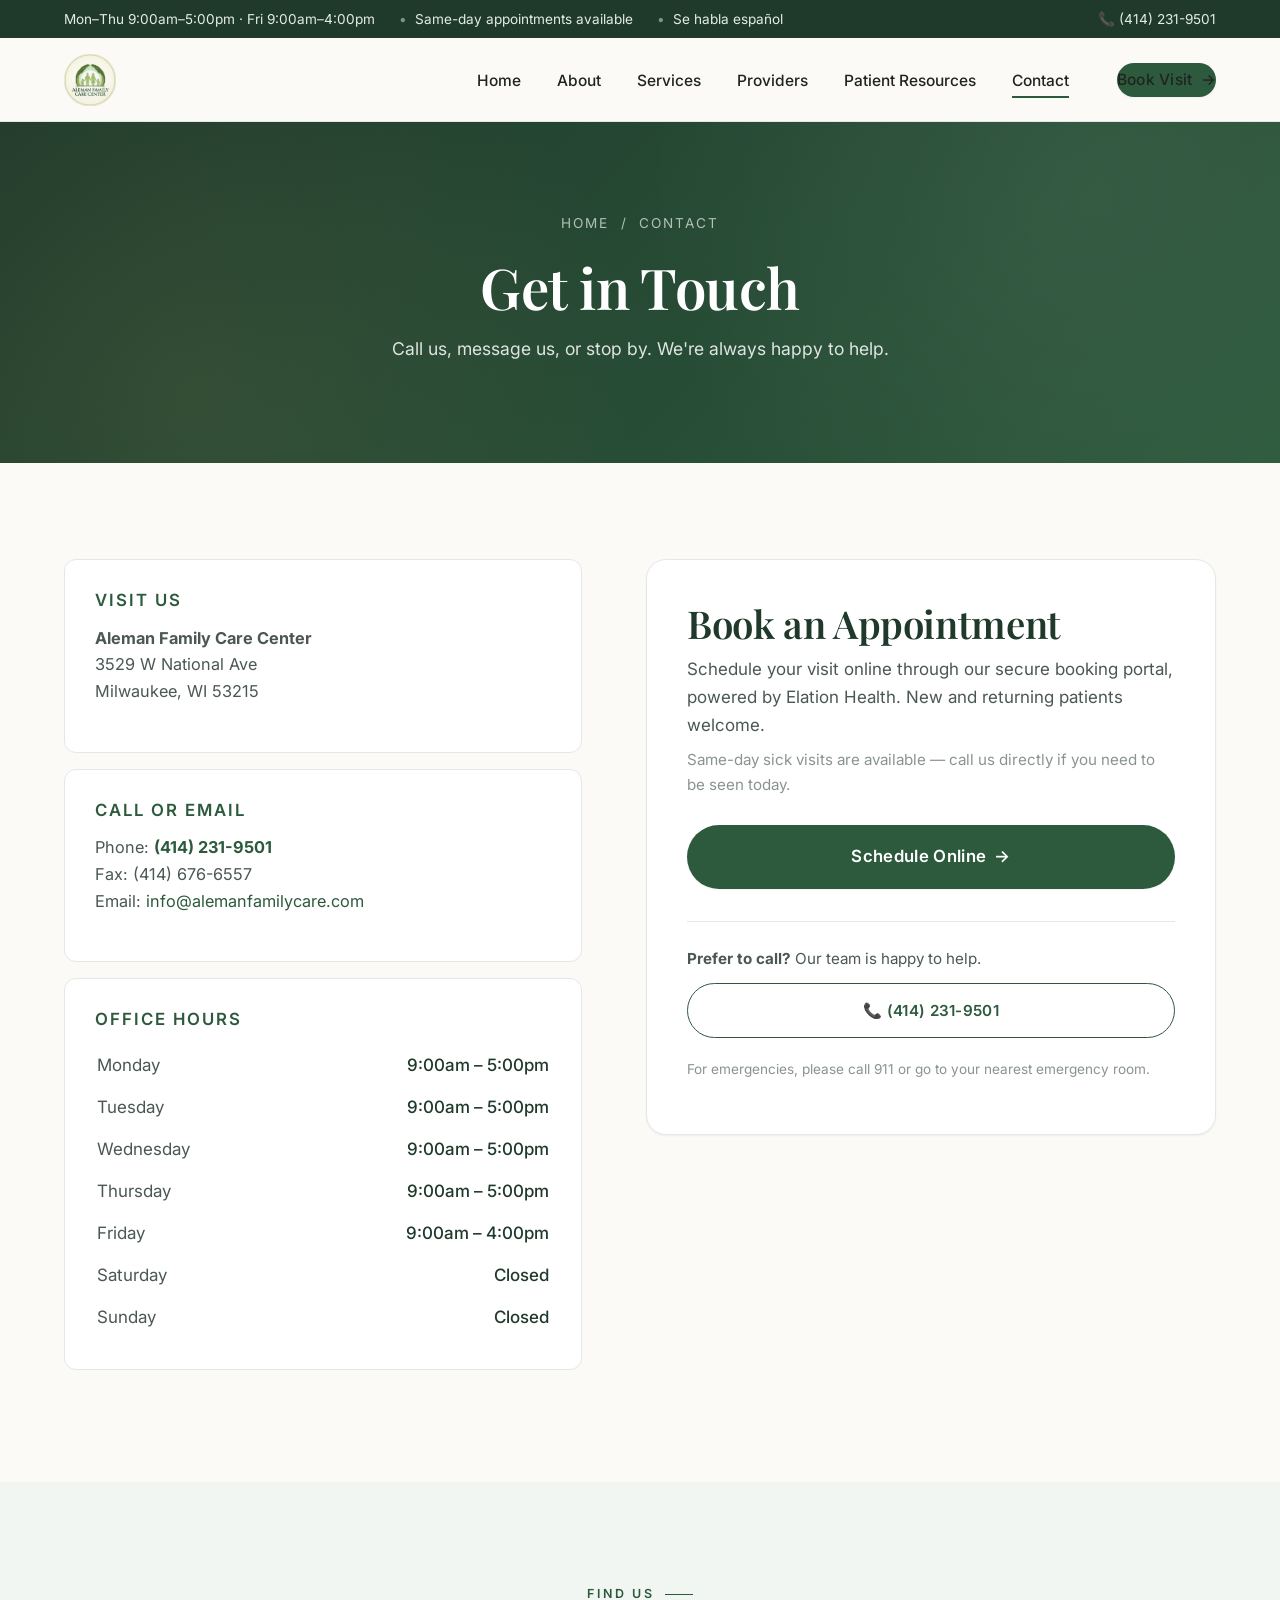
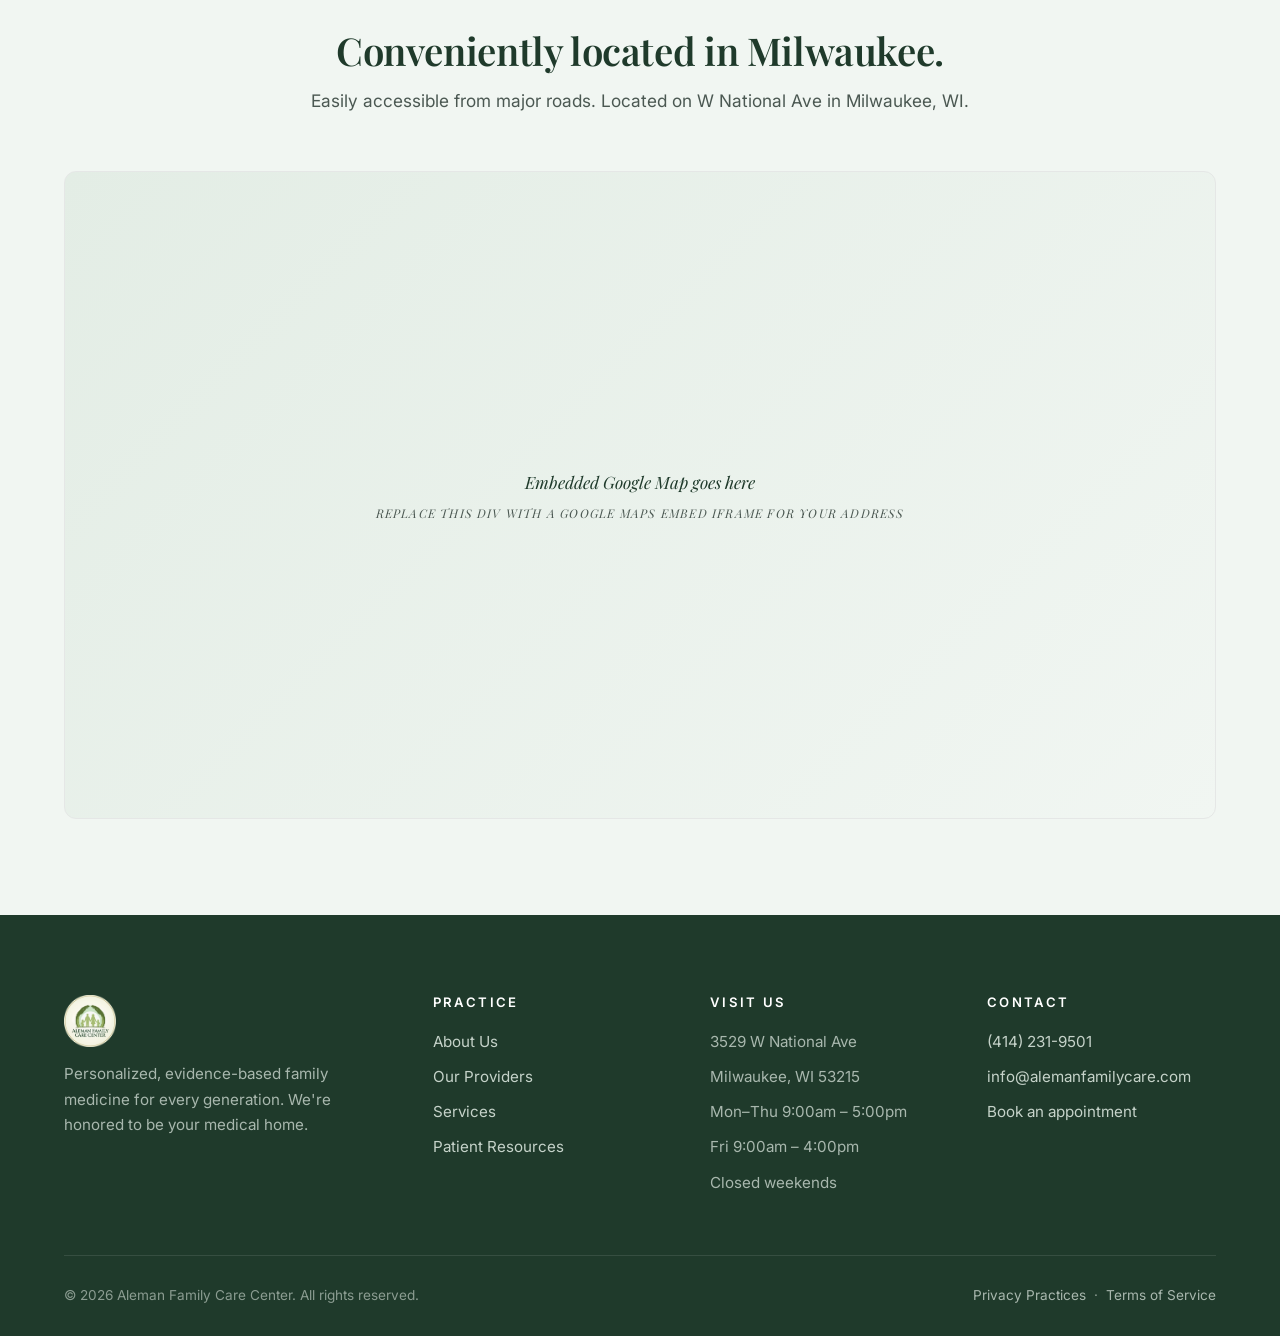
<file: contact.html>
<!DOCTYPE html>
<html lang="en">
<head>
<meta charset="UTF-8" />
<meta name="viewport" content="width=device-width, initial-scale=1.0" />
<title>Contact — Aleman Family Care Center</title>
<meta name="description" content="Contact Aleman Family Care Center. Address, hours, phone, and online appointment request." />
<link rel="preconnect" href="https://fonts.googleapis.com">
<link rel="preconnect" href="https://fonts.gstatic.com" crossorigin>
<link href="https://fonts.googleapis.com/css2?family=Playfair+Display:ital,wght@0,400;0,500;0,600;0,700;1,400&family=Inter:wght@400;500;600;700&display=swap" rel="stylesheet">
<link rel="stylesheet" href="assets/styles.css" />
</head>
<body>

<div class="utility-bar">
  <div class="container">
    <div class="utility-info">
      <span>Mon–Thu 9:00am–5:00pm · Fri 9:00am–4:00pm</span>
      <span>Same-day appointments available</span>
      <span>Se habla español</span>
    </div>
    <div><a href="tel:+14142319501">📞 (414) 231-9501</a></div>
  </div>
</div>

<header class="nav">
  <div class="container nav-inner">
    <a href="index.html" class="brand">
      <img src="Logo.webp" alt="Aleman Family Care Center" style="height:52px;width:auto;display:block;">
    </a>
    <nav>
      <ul class="nav-links">
        <li><a href="index.html">Home</a></li>
        <li><a href="about.html">About</a></li>
        <li><a href="services.html">Services</a></li>
        <li><a href="providers.html">Providers</a></li>
        <li><a href="patients.html">Patient Resources</a></li>
        <li><a href="contact.html">Contact</a></li>
        <li><a href="contact.html#schedule" class="btn btn-primary nav-cta">Book Visit <span class="arrow">→</span></a></li>
      </ul>
    </nav>
    <button class="nav-toggle" aria-label="Toggle menu" aria-expanded="false"><span></span></button>
  </div>
</header>

<section class="page-header">
  <div class="container">
    <div class="breadcrumbs"><a href="index.html">Home</a> &nbsp;/&nbsp; Contact</div>
    <h1>Get in Touch</h1>
    <p>Call us, message us, or stop by. We're always happy to help.</p>
  </div>
</section>

<section id="schedule">
  <div class="container">
    <div class="contact-grid">

      <div class="reveal">
        <div class="info-card">
          <h3>Visit Us</h3>
          <p>
            <strong>Aleman Family Care Center</strong><br/>
            3529 W National Ave<br/>
            Milwaukee, WI 53215
          </p>
        </div>

        <div class="info-card">
          <h3>Call or Email</h3>
          <p>
            Phone: <a href="tel:+14142319501"><strong>(414) 231-9501</strong></a><br/>
            Fax: (414) 676-6557<br/>
            Email: <a href="mailto:info@alemanfamilycare.com">info@alemanfamilycare.com</a>
          </p>
        </div>

        <div class="info-card">
          <h3>Office Hours</h3>
          <table class="hours-table">
            <tr><td>Monday</td><td>9:00am – 5:00pm</td></tr>
            <tr><td>Tuesday</td><td>9:00am – 5:00pm</td></tr>
            <tr><td>Wednesday</td><td>9:00am – 5:00pm</td></tr>
            <tr><td>Thursday</td><td>9:00am – 5:00pm</td></tr>
            <tr><td>Friday</td><td>9:00am – 4:00pm</td></tr>
            <tr><td>Saturday</td><td>Closed</td></tr>
            <tr><td>Sunday</td><td>Closed</td></tr>
          </table>
        </div>

      </div>

      <div class="reveal">
        <div class="form-card">
          <h2 style="margin-bottom:8px;">Book an Appointment</h2>
          <p style="margin-bottom:8px;">Schedule your visit online through our secure booking portal, powered by Elation Health. New and returning patients welcome.</p>
          <p style="margin-bottom:28px; color:var(--grey-500); font-size:.95rem;">Same-day sick visits are available — call us directly if you need to be seen today.</p>

          <a href="https://app.elationemr.com/book/1288568426528772" target="_blank" rel="noopener noreferrer" class="btn btn-primary" style="width:100%; justify-content:center; font-size:1.05rem; padding:18px 28px;">
            Schedule Online <span class="arrow">→</span>
          </a>

          <div style="margin-top:32px; padding-top:24px; border-top:1px solid var(--grey-200);">
            <p style="font-size:.95rem; color:var(--grey-700); margin-bottom:12px;"><strong>Prefer to call?</strong> Our team is happy to help.</p>
            <a href="tel:+14142319501" class="btn btn-outline" style="width:100%; justify-content:center;">
              📞 (414) 231-9501
            </a>
          </div>

          <p class="form-note" style="margin-top:20px;">
            For emergencies, please call 911 or go to your nearest emergency room.
          </p>
        </div>
      </div>

    </div>
  </div>
</section>

<section class="section-alt">
  <div class="container">
    <div class="section-head reveal">
      <span class="eyebrow">Find Us</span>
      <h2>Conveniently located in Milwaukee.</h2>
      <p>Easily accessible from major roads. Located on W National Ave in Milwaukee, WI.</p>
    </div>
    <div class="map-placeholder reveal">
      <div>
        Embedded Google Map goes here
        <div class="placeholder-note" style="color:var(--grey-700);">
          Replace this div with a Google Maps embed iframe for your address
        </div>
      </div>
    </div>
  </div>
</section>

<footer class="footer">
  <div class="container">
    <div class="footer-grid">
      <div>
        <a href="index.html" class="brand">
      <img src="Logo.webp" alt="Aleman Family Care Center" style="height:52px;width:auto;display:block;">
    </a>
        <p style="margin-top:14px; max-width:320px;">Personalized, evidence-based family medicine for every generation. We're honored to be your medical home.</p>
      </div>
      <div>
        <h4>Practice</h4>
        <ul>
          <li><a href="about.html">About Us</a></li>
          <li><a href="providers.html">Our Providers</a></li>
          <li><a href="services.html">Services</a></li>
          <li><a href="patients.html">Patient Resources</a></li>
        </ul>
      </div>
      <div>
        <h4>Visit Us</h4>
        <ul>
          <li>3529 W National Ave</li>
          <li>Milwaukee, WI 53215</li>
          <li>Mon–Thu 9:00am – 5:00pm</li>
          <li>Fri 9:00am – 4:00pm</li>
          <li>Closed weekends</li>
          
          
        </ul>
      </div>
      <div>
        <h4>Contact</h4>
        <ul>
          <li><a href="tel:+14142319501">(414) 231-9501</a></li>
          <li><a href="mailto:info@alemanfamilycare.com">info@alemanfamilycare.com</a></li>
          <li><a href="contact.html#schedule">Book an appointment</a></li>
        </ul>
      </div>
    </div>
    <div class="footer-bottom">
      <div>© <span id="year">2026</span> Aleman Family Care Center. All rights reserved.</div>
      <div><a href="hipaa.html" style="color:rgba(227,237,229,.7);">Privacy Practices</a> &nbsp;&middot;&nbsp; <a href="terms.html" style="color:rgba(227,237,229,.7);">Terms of Service</a></div>
    </div>
  </div>
</footer>

<script src="assets/script.js"></script>
</body>
</html>
</file>
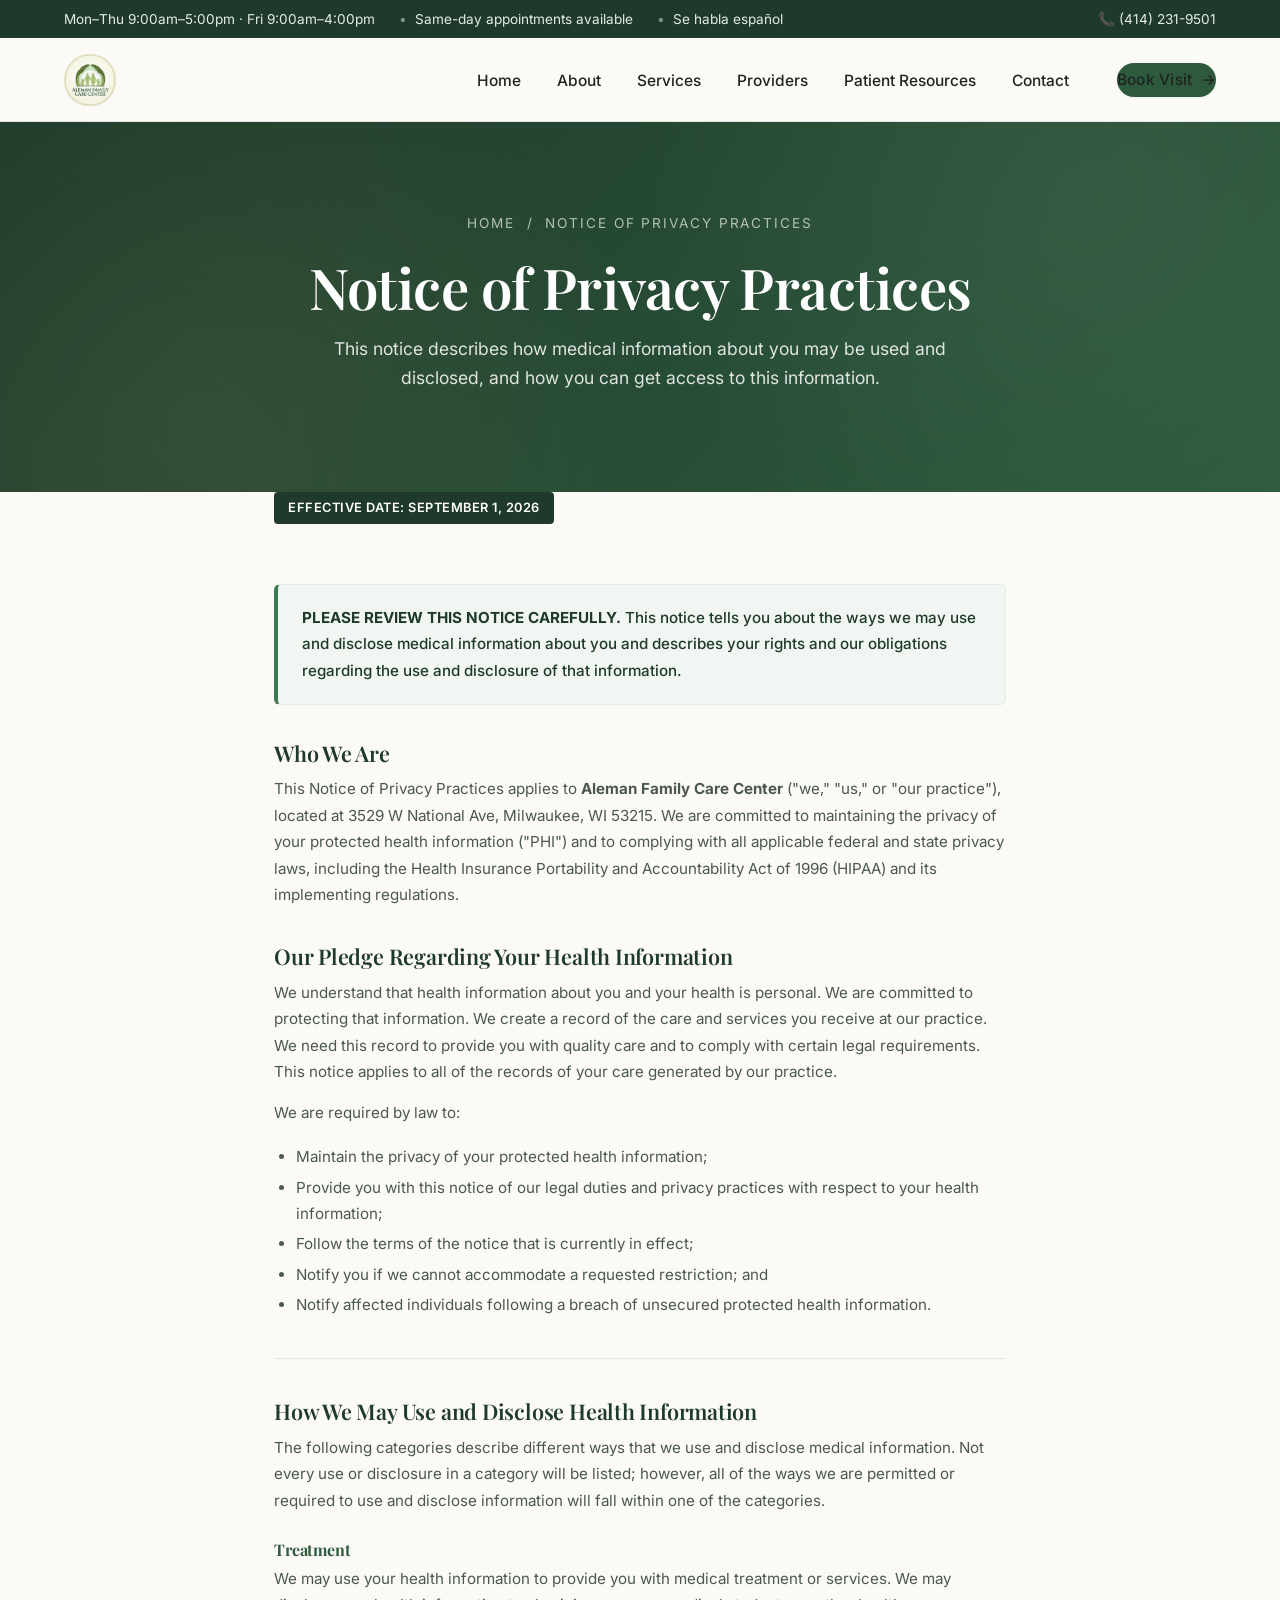
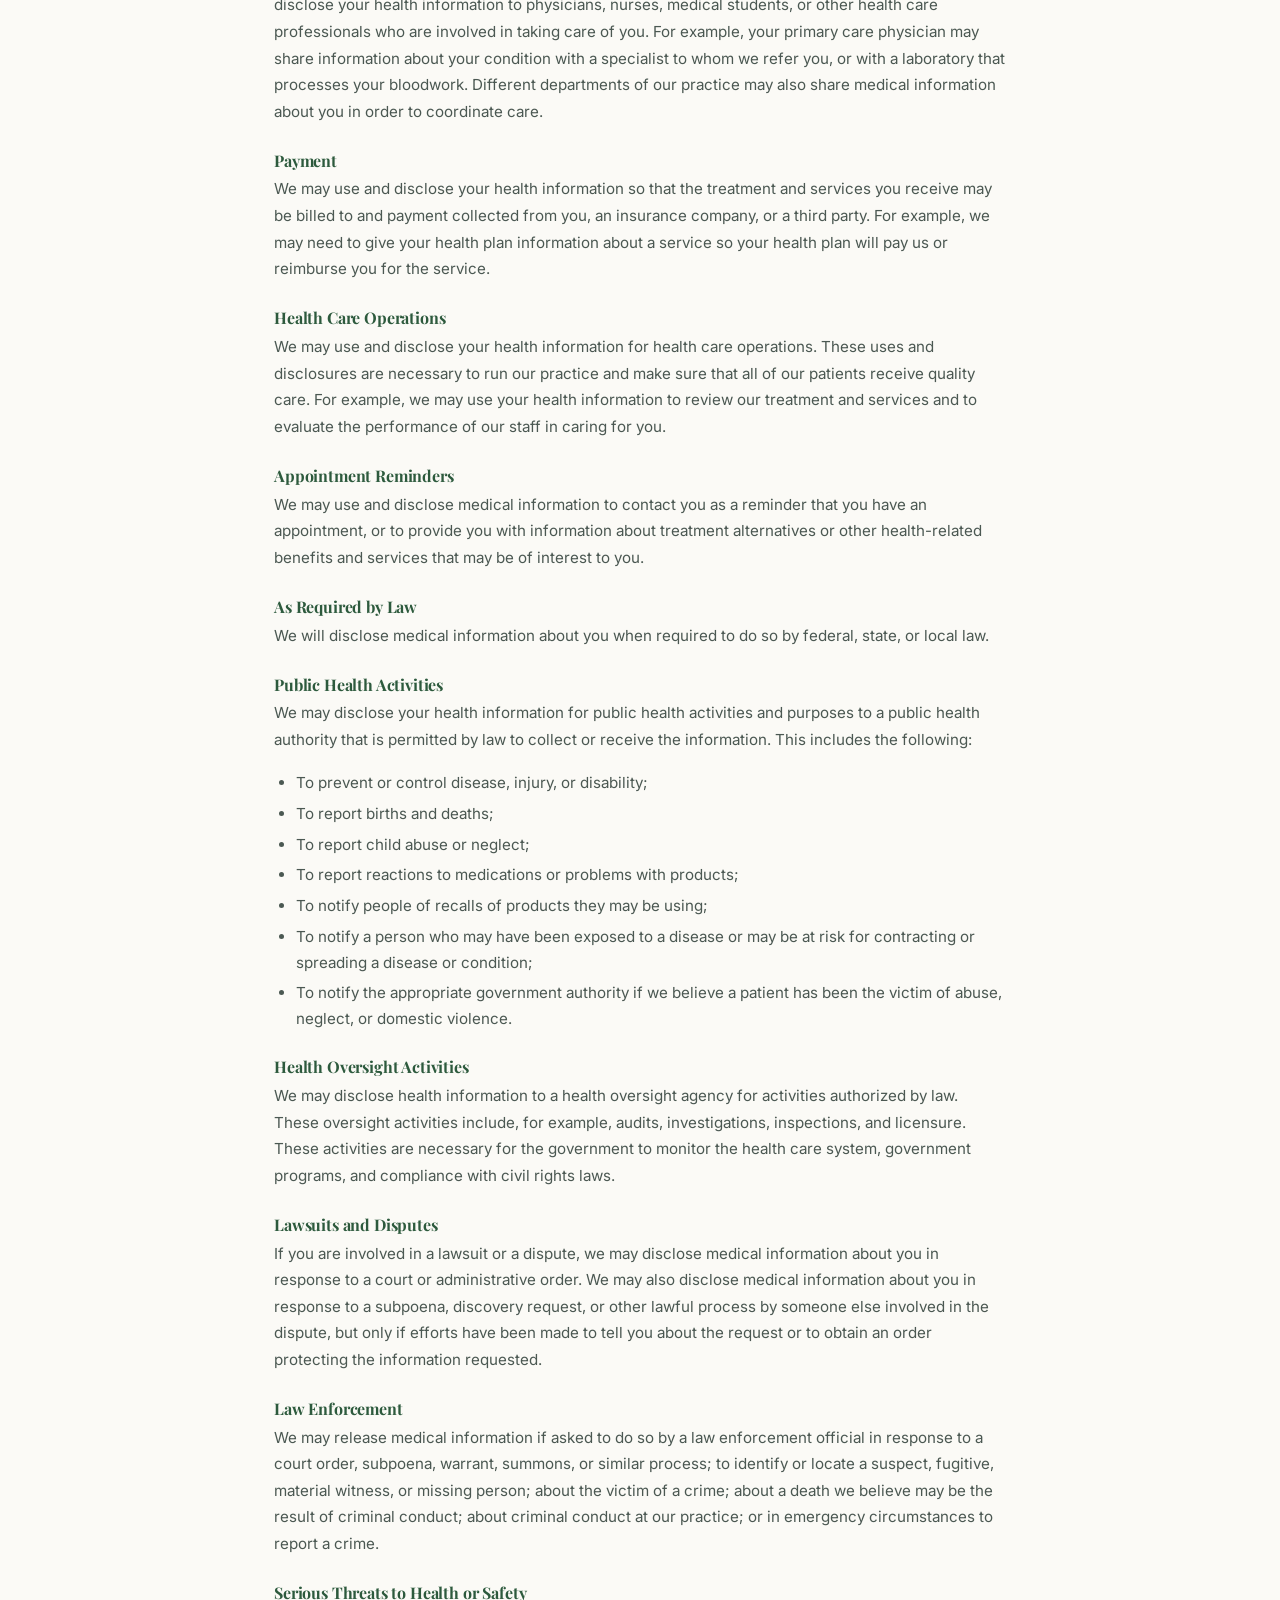
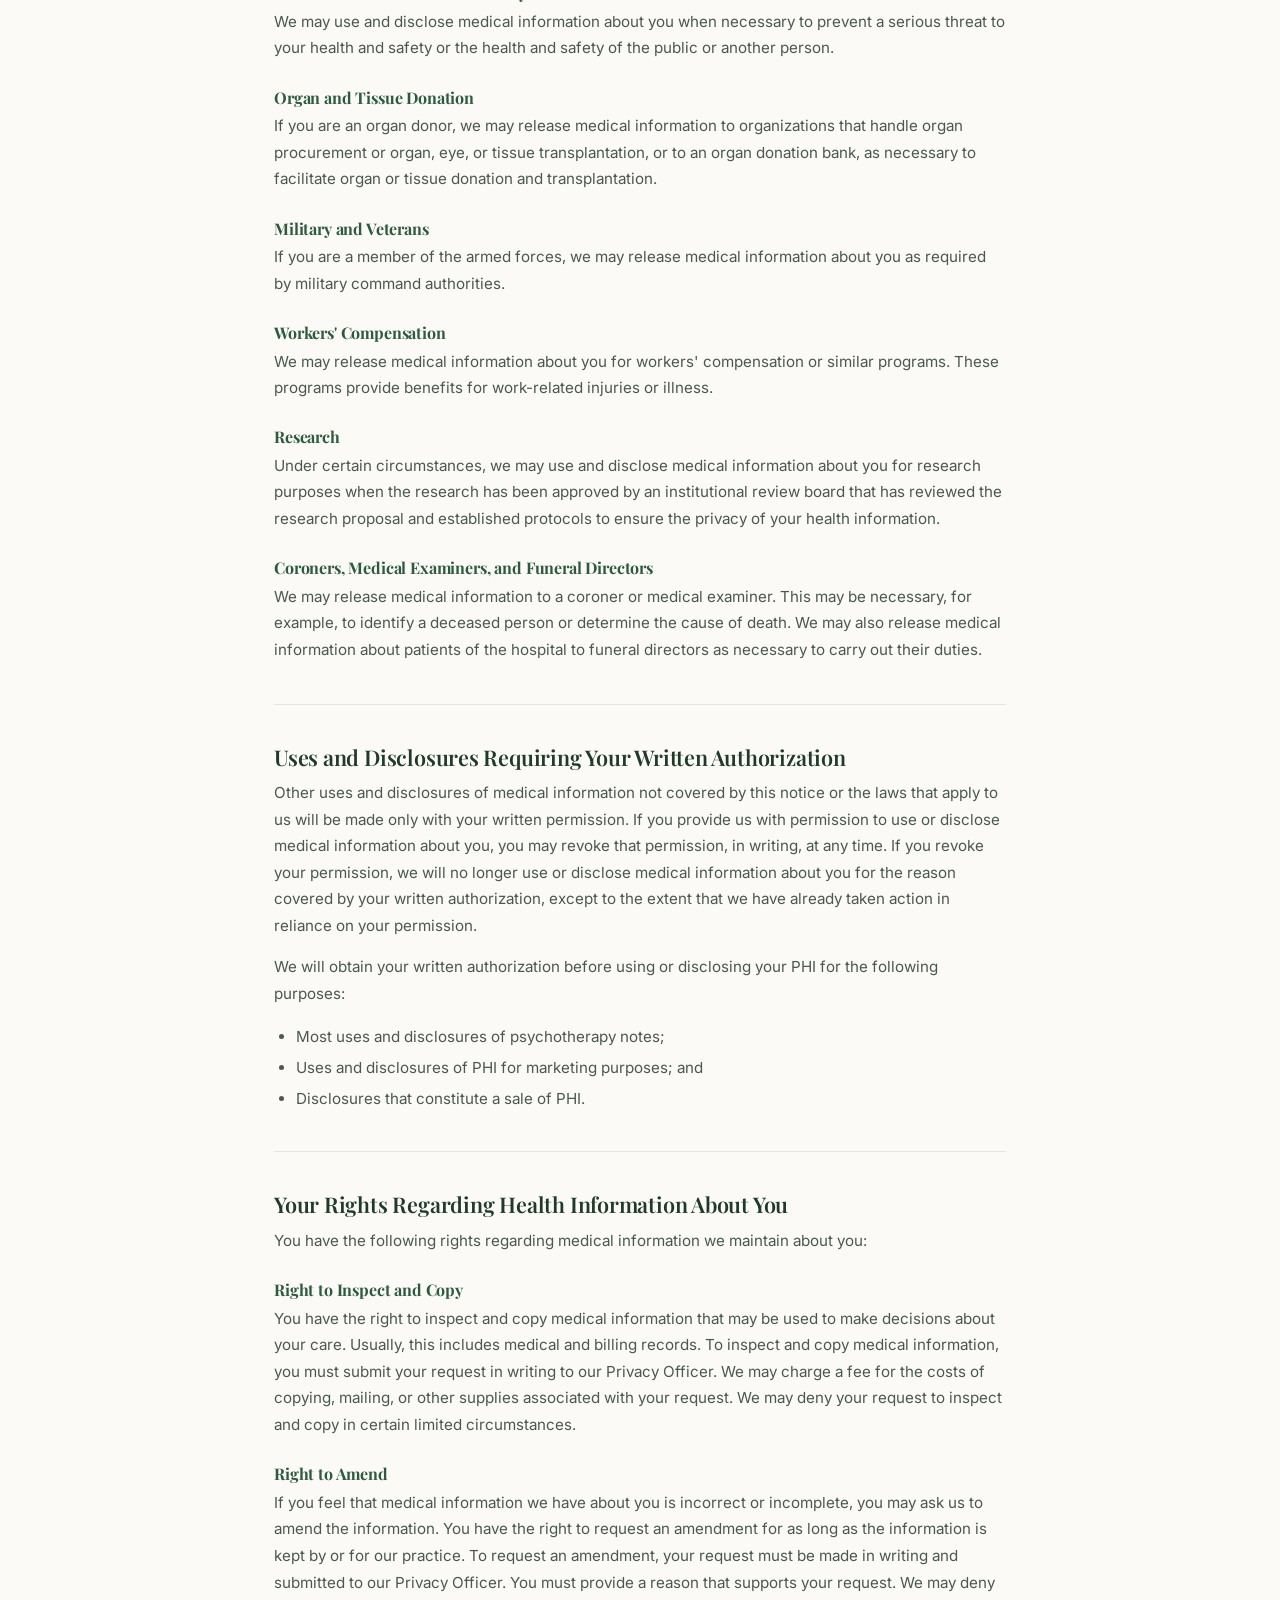
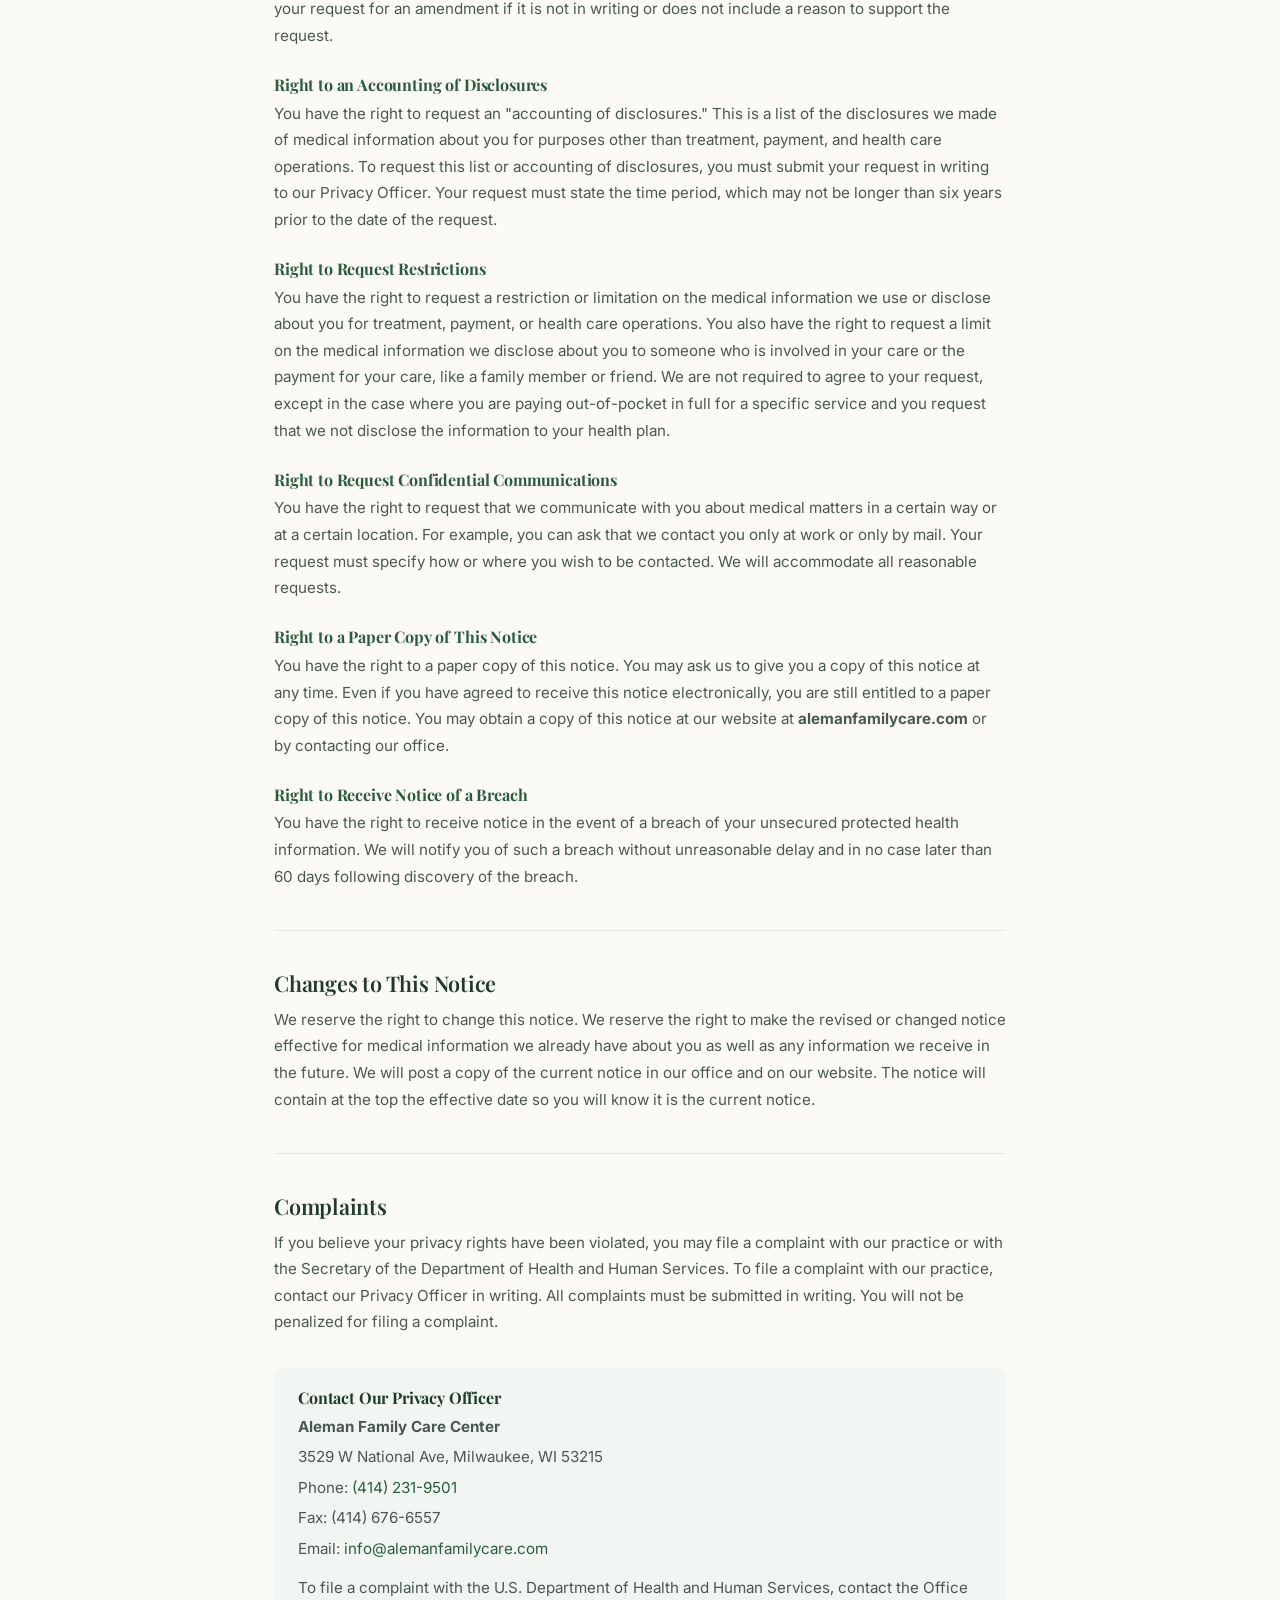
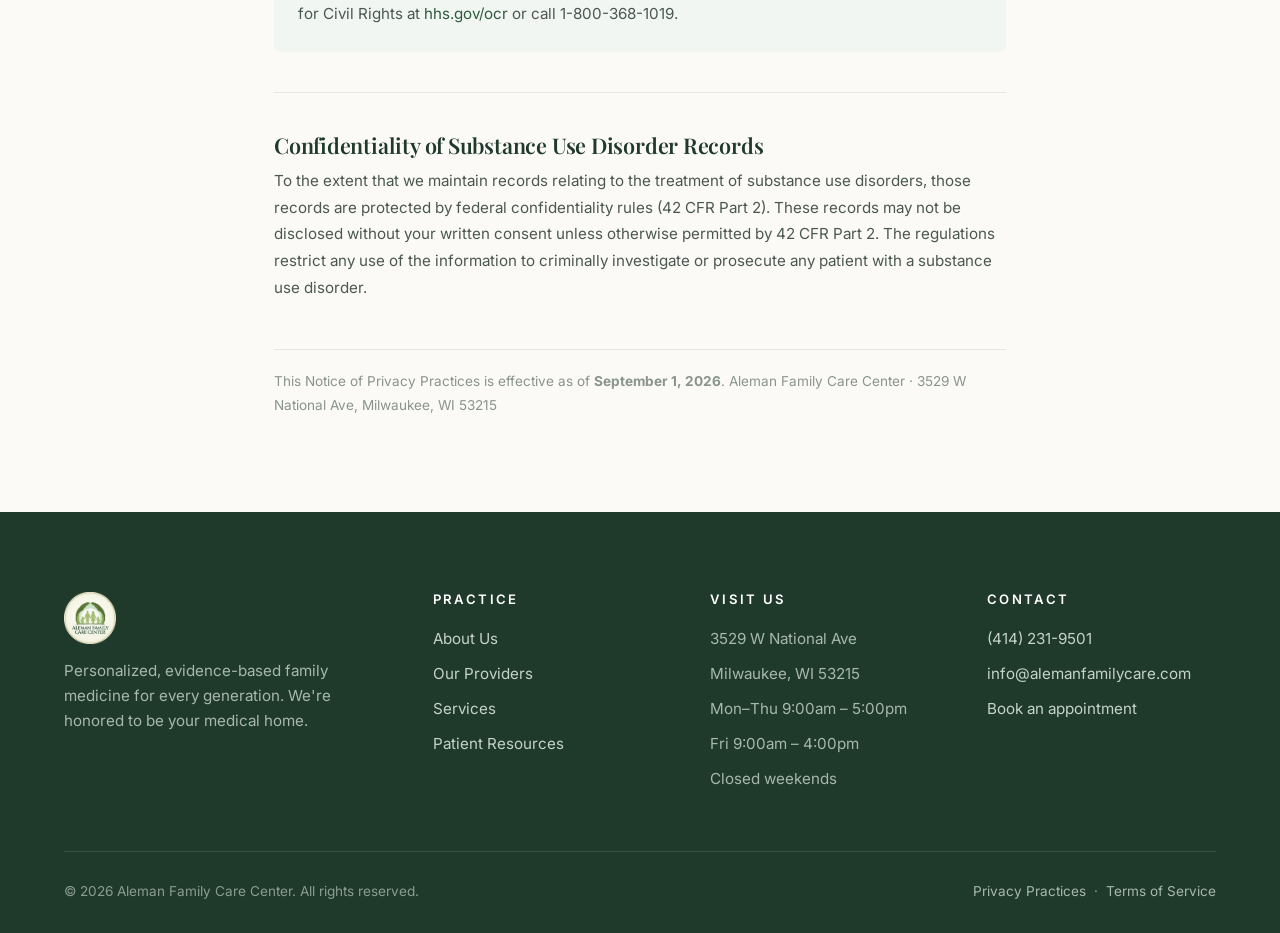
<file: hipaa.html>
<!DOCTYPE html>
<html lang="en">
<head>
<meta charset="UTF-8" />
<meta name="viewport" content="width=device-width, initial-scale=1.0" />
<title>Notice of Privacy Practices — Aleman Family Care Center</title>
<meta name="description" content="Aleman Family Care Center's HIPAA Notice of Privacy Practices — how we use, disclose, and protect your health information." />
<link rel="preconnect" href="https://fonts.googleapis.com">
<link rel="preconnect" href="https://fonts.gstatic.com" crossorigin>
<link href="https://fonts.googleapis.com/css2?family=Playfair+Display:ital,wght@0,400;0,500;0,600;0,700;1,400&family=Inter:wght@400;500;600;700&display=swap" rel="stylesheet">
<link rel="stylesheet" href="assets/styles.css" />
<style>
  .legal-body { max-width: 780px; margin: 0 auto; padding: 0 24px 80px; }
  .legal-body h2 { font-family: 'Playfair Display', serif; font-size: 1.35rem; color: var(--forest-900); margin: 2.2rem 0 .6rem; }
  .legal-body h3 { font-size: 1rem; font-weight: 700; color: var(--forest-700); margin: 1.6rem 0 .4rem; }
  .legal-body p  { font-size: .95rem; color: var(--grey-700); line-height: 1.75; margin-bottom: .9rem; }
  .legal-body ul { padding-left: 1.4rem; margin-bottom: .9rem; }
  .legal-body li { font-size: .95rem; color: var(--grey-700); line-height: 1.7; margin-bottom: .3rem; }
  .legal-notice-box {
    background: var(--sage-100);
    border: 1px solid var(--sage-200);
    border-left: 4px solid var(--forest-500);
    border-radius: 6px;
    padding: 20px 24px;
    margin: 32px 0 24px;
  }
  .legal-notice-box p { margin: 0; font-weight: 500; color: var(--forest-900); font-size: .95rem; }
  .effective-badge {
    display: inline-block;
    background: var(--forest-900);
    color: #fff;
    font-size: .8rem;
    font-weight: 600;
    letter-spacing: .04em;
    text-transform: uppercase;
    padding: 5px 14px;
    border-radius: 4px;
    margin-bottom: 28px;
  }
  .legal-divider { border: none; border-top: 1px solid var(--grey-200); margin: 2.5rem 0; }
  .contact-block {
    background: var(--sage-100);
    border-radius: 8px;
    padding: 20px 24px;
    margin-top: 2rem;
  }
  .contact-block p { margin: 0 0 4px; }
</style>
</head>
<body>

<div class="utility-bar">
  <div class="container">
    <div class="utility-info">
      <span>Mon–Thu 9:00am–5:00pm · Fri 9:00am–4:00pm</span>
      <span>Same-day appointments available</span>
      <span>Se habla español</span>
    </div>
    <div><a href="tel:+14142319501">📞 (414) 231-9501</a></div>
  </div>
</div>

<header class="nav">
  <div class="container nav-inner">
    <a href="index.html" class="brand">
      <img src="Logo.webp" alt="Aleman Family Care Center" style="height:52px;width:auto;display:block;">
    </a>
    <nav>
      <ul class="nav-links">
        <li><a href="index.html">Home</a></li>
        <li><a href="about.html">About</a></li>
        <li><a href="services.html">Services</a></li>
        <li><a href="providers.html">Providers</a></li>
        <li><a href="patients.html">Patient Resources</a></li>
        <li><a href="contact.html">Contact</a></li>
        <li><a href="contact.html#schedule" class="btn btn-primary nav-cta">Book Visit <span class="arrow">→</span></a></li>
      </ul>
    </nav>
    <button class="nav-toggle" aria-label="Toggle menu" aria-expanded="false"><span></span></button>
  </div>
</header>

<section class="page-header">
  <div class="container">
    <div class="breadcrumbs"><a href="index.html">Home</a> &nbsp;/&nbsp; Notice of Privacy Practices</div>
    <h1>Notice of Privacy Practices</h1>
    <p>This notice describes how medical information about you may be used and disclosed, and how you can get access to this information.</p>
  </div>
</section>

<div class="legal-body">

  <span class="effective-badge">Effective Date: September 1, 2026</span>

  <div class="legal-notice-box">
    <p><strong>PLEASE REVIEW THIS NOTICE CAREFULLY.</strong> This notice tells you about the ways we may use and disclose medical information about you and describes your rights and our obligations regarding the use and disclosure of that information.</p>
  </div>

  <h2>Who We Are</h2>
  <p>This Notice of Privacy Practices applies to <strong>Aleman Family Care Center</strong> ("we," "us," or "our practice"), located at 3529 W National Ave, Milwaukee, WI 53215. We are committed to maintaining the privacy of your protected health information ("PHI") and to complying with all applicable federal and state privacy laws, including the Health Insurance Portability and Accountability Act of 1996 (HIPAA) and its implementing regulations.</p>

  <h2>Our Pledge Regarding Your Health Information</h2>
  <p>We understand that health information about you and your health is personal. We are committed to protecting that information. We create a record of the care and services you receive at our practice. We need this record to provide you with quality care and to comply with certain legal requirements. This notice applies to all of the records of your care generated by our practice.</p>
  <p>We are required by law to:</p>
  <ul>
    <li>Maintain the privacy of your protected health information;</li>
    <li>Provide you with this notice of our legal duties and privacy practices with respect to your health information;</li>
    <li>Follow the terms of the notice that is currently in effect;</li>
    <li>Notify you if we cannot accommodate a requested restriction; and</li>
    <li>Notify affected individuals following a breach of unsecured protected health information.</li>
  </ul>

  <hr class="legal-divider" />

  <h2>How We May Use and Disclose Health Information</h2>
  <p>The following categories describe different ways that we use and disclose medical information. Not every use or disclosure in a category will be listed; however, all of the ways we are permitted or required to use and disclose information will fall within one of the categories.</p>

  <h3>Treatment</h3>
  <p>We may use your health information to provide you with medical treatment or services. We may disclose your health information to physicians, nurses, medical students, or other health care professionals who are involved in taking care of you. For example, your primary care physician may share information about your condition with a specialist to whom we refer you, or with a laboratory that processes your bloodwork. Different departments of our practice may also share medical information about you in order to coordinate care.</p>

  <h3>Payment</h3>
  <p>We may use and disclose your health information so that the treatment and services you receive may be billed to and payment collected from you, an insurance company, or a third party. For example, we may need to give your health plan information about a service so your health plan will pay us or reimburse you for the service.</p>

  <h3>Health Care Operations</h3>
  <p>We may use and disclose your health information for health care operations. These uses and disclosures are necessary to run our practice and make sure that all of our patients receive quality care. For example, we may use your health information to review our treatment and services and to evaluate the performance of our staff in caring for you.</p>

  <h3>Appointment Reminders</h3>
  <p>We may use and disclose medical information to contact you as a reminder that you have an appointment, or to provide you with information about treatment alternatives or other health-related benefits and services that may be of interest to you.</p>

  <h3>As Required by Law</h3>
  <p>We will disclose medical information about you when required to do so by federal, state, or local law.</p>

  <h3>Public Health Activities</h3>
  <p>We may disclose your health information for public health activities and purposes to a public health authority that is permitted by law to collect or receive the information. This includes the following:</p>
  <ul>
    <li>To prevent or control disease, injury, or disability;</li>
    <li>To report births and deaths;</li>
    <li>To report child abuse or neglect;</li>
    <li>To report reactions to medications or problems with products;</li>
    <li>To notify people of recalls of products they may be using;</li>
    <li>To notify a person who may have been exposed to a disease or may be at risk for contracting or spreading a disease or condition;</li>
    <li>To notify the appropriate government authority if we believe a patient has been the victim of abuse, neglect, or domestic violence.</li>
  </ul>

  <h3>Health Oversight Activities</h3>
  <p>We may disclose health information to a health oversight agency for activities authorized by law. These oversight activities include, for example, audits, investigations, inspections, and licensure. These activities are necessary for the government to monitor the health care system, government programs, and compliance with civil rights laws.</p>

  <h3>Lawsuits and Disputes</h3>
  <p>If you are involved in a lawsuit or a dispute, we may disclose medical information about you in response to a court or administrative order. We may also disclose medical information about you in response to a subpoena, discovery request, or other lawful process by someone else involved in the dispute, but only if efforts have been made to tell you about the request or to obtain an order protecting the information requested.</p>

  <h3>Law Enforcement</h3>
  <p>We may release medical information if asked to do so by a law enforcement official in response to a court order, subpoena, warrant, summons, or similar process; to identify or locate a suspect, fugitive, material witness, or missing person; about the victim of a crime; about a death we believe may be the result of criminal conduct; about criminal conduct at our practice; or in emergency circumstances to report a crime.</p>

  <h3>Serious Threats to Health or Safety</h3>
  <p>We may use and disclose medical information about you when necessary to prevent a serious threat to your health and safety or the health and safety of the public or another person.</p>

  <h3>Organ and Tissue Donation</h3>
  <p>If you are an organ donor, we may release medical information to organizations that handle organ procurement or organ, eye, or tissue transplantation, or to an organ donation bank, as necessary to facilitate organ or tissue donation and transplantation.</p>

  <h3>Military and Veterans</h3>
  <p>If you are a member of the armed forces, we may release medical information about you as required by military command authorities.</p>

  <h3>Workers' Compensation</h3>
  <p>We may release medical information about you for workers' compensation or similar programs. These programs provide benefits for work-related injuries or illness.</p>

  <h3>Research</h3>
  <p>Under certain circumstances, we may use and disclose medical information about you for research purposes when the research has been approved by an institutional review board that has reviewed the research proposal and established protocols to ensure the privacy of your health information.</p>

  <h3>Coroners, Medical Examiners, and Funeral Directors</h3>
  <p>We may release medical information to a coroner or medical examiner. This may be necessary, for example, to identify a deceased person or determine the cause of death. We may also release medical information about patients of the hospital to funeral directors as necessary to carry out their duties.</p>

  <hr class="legal-divider" />

  <h2>Uses and Disclosures Requiring Your Written Authorization</h2>
  <p>Other uses and disclosures of medical information not covered by this notice or the laws that apply to us will be made only with your written permission. If you provide us with permission to use or disclose medical information about you, you may revoke that permission, in writing, at any time. If you revoke your permission, we will no longer use or disclose medical information about you for the reason covered by your written authorization, except to the extent that we have already taken action in reliance on your permission.</p>
  <p>We will obtain your written authorization before using or disclosing your PHI for the following purposes:</p>
  <ul>
    <li>Most uses and disclosures of psychotherapy notes;</li>
    <li>Uses and disclosures of PHI for marketing purposes; and</li>
    <li>Disclosures that constitute a sale of PHI.</li>
  </ul>

  <hr class="legal-divider" />

  <h2>Your Rights Regarding Health Information About You</h2>
  <p>You have the following rights regarding medical information we maintain about you:</p>

  <h3>Right to Inspect and Copy</h3>
  <p>You have the right to inspect and copy medical information that may be used to make decisions about your care. Usually, this includes medical and billing records. To inspect and copy medical information, you must submit your request in writing to our Privacy Officer. We may charge a fee for the costs of copying, mailing, or other supplies associated with your request. We may deny your request to inspect and copy in certain limited circumstances.</p>

  <h3>Right to Amend</h3>
  <p>If you feel that medical information we have about you is incorrect or incomplete, you may ask us to amend the information. You have the right to request an amendment for as long as the information is kept by or for our practice. To request an amendment, your request must be made in writing and submitted to our Privacy Officer. You must provide a reason that supports your request. We may deny your request for an amendment if it is not in writing or does not include a reason to support the request.</p>

  <h3>Right to an Accounting of Disclosures</h3>
  <p>You have the right to request an "accounting of disclosures." This is a list of the disclosures we made of medical information about you for purposes other than treatment, payment, and health care operations. To request this list or accounting of disclosures, you must submit your request in writing to our Privacy Officer. Your request must state the time period, which may not be longer than six years prior to the date of the request.</p>

  <h3>Right to Request Restrictions</h3>
  <p>You have the right to request a restriction or limitation on the medical information we use or disclose about you for treatment, payment, or health care operations. You also have the right to request a limit on the medical information we disclose about you to someone who is involved in your care or the payment for your care, like a family member or friend. We are not required to agree to your request, except in the case where you are paying out-of-pocket in full for a specific service and you request that we not disclose the information to your health plan.</p>

  <h3>Right to Request Confidential Communications</h3>
  <p>You have the right to request that we communicate with you about medical matters in a certain way or at a certain location. For example, you can ask that we contact you only at work or only by mail. Your request must specify how or where you wish to be contacted. We will accommodate all reasonable requests.</p>

  <h3>Right to a Paper Copy of This Notice</h3>
  <p>You have the right to a paper copy of this notice. You may ask us to give you a copy of this notice at any time. Even if you have agreed to receive this notice electronically, you are still entitled to a paper copy of this notice. You may obtain a copy of this notice at our website at <strong>alemanfamilycare.com</strong> or by contacting our office.</p>

  <h3>Right to Receive Notice of a Breach</h3>
  <p>You have the right to receive notice in the event of a breach of your unsecured protected health information. We will notify you of such a breach without unreasonable delay and in no case later than 60 days following discovery of the breach.</p>

  <hr class="legal-divider" />

  <h2>Changes to This Notice</h2>
  <p>We reserve the right to change this notice. We reserve the right to make the revised or changed notice effective for medical information we already have about you as well as any information we receive in the future. We will post a copy of the current notice in our office and on our website. The notice will contain at the top the effective date so you will know it is the current notice.</p>

  <hr class="legal-divider" />

  <h2>Complaints</h2>
  <p>If you believe your privacy rights have been violated, you may file a complaint with our practice or with the Secretary of the Department of Health and Human Services. To file a complaint with our practice, contact our Privacy Officer in writing. All complaints must be submitted in writing. You will not be penalized for filing a complaint.</p>

  <div class="contact-block">
    <h3 style="margin-top:0; color:var(--forest-900);">Contact Our Privacy Officer</h3>
    <p><strong>Aleman Family Care Center</strong></p>
    <p>3529 W National Ave, Milwaukee, WI 53215</p>
    <p>Phone: <a href="tel:+14142319501">(414) 231-9501</a></p>
    <p>Fax: (414) 676-6557</p>
    <p>Email: <a href="mailto:info@alemanfamilycare.com">info@alemanfamilycare.com</a></p>
    <p style="margin-top:12px;">To file a complaint with the U.S. Department of Health and Human Services, contact the Office for Civil Rights at <a href="https://www.hhs.gov/ocr" target="_blank" rel="noopener noreferrer">hhs.gov/ocr</a> or call 1-800-368-1019.</p>
  </div>

  <hr class="legal-divider" />

  <h2>Confidentiality of Substance Use Disorder Records</h2>
  <p>To the extent that we maintain records relating to the treatment of substance use disorders, those records are protected by federal confidentiality rules (42 CFR Part 2). These records may not be disclosed without your written consent unless otherwise permitted by 42 CFR Part 2. The regulations restrict any use of the information to criminally investigate or prosecute any patient with a substance use disorder.</p>

  <p style="font-size:.85rem; color:var(--grey-500); margin-top:48px; border-top:1px solid var(--grey-200); padding-top:20px;">
    This Notice of Privacy Practices is effective as of <strong>September 1, 2026</strong>. Aleman Family Care Center · 3529 W National Ave, Milwaukee, WI 53215
  </p>

</div>

<footer class="footer">
  <div class="container">
    <div class="footer-grid">
      <div>
        <a href="index.html" class="brand">
      <img src="Logo.webp" alt="Aleman Family Care Center" style="height:52px;width:auto;display:block;">
    </a>
        <p style="margin-top:14px; max-width:320px;">Personalized, evidence-based family medicine for every generation. We're honored to be your medical home.</p>
      </div>
      <div>
        <h4>Practice</h4>
        <ul>
          <li><a href="about.html">About Us</a></li>
          <li><a href="providers.html">Our Providers</a></li>
          <li><a href="services.html">Services</a></li>
          <li><a href="patients.html">Patient Resources</a></li>
        </ul>
      </div>
      <div>
        <h4>Visit Us</h4>
        <ul>
          <li>3529 W National Ave</li>
          <li>Milwaukee, WI 53215</li>
          <li>Mon–Thu 9:00am – 5:00pm</li>
          <li>Fri 9:00am – 4:00pm</li>
          <li>Closed weekends</li>
        </ul>
      </div>
      <div>
        <h4>Contact</h4>
        <ul>
          <li><a href="tel:+14142319501">(414) 231-9501</a></li>
          <li><a href="mailto:info@alemanfamilycare.com">info@alemanfamilycare.com</a></li>
          <li><a href="contact.html#schedule">Book an appointment</a></li>
        </ul>
      </div>
    </div>
    <div class="footer-bottom">
      <div>© <span id="year">2026</span> Aleman Family Care Center. All rights reserved.</div>
      <div><a href="hipaa.html" style="color:rgba(227,237,229,.7);">Privacy Practices</a> &nbsp;&middot;&nbsp; <a href="terms.html" style="color:rgba(227,237,229,.7);">Terms of Service</a></div>
    </div>
  </div>
</footer>

<script src="assets/script.js"></script>
</body>
</html>
</file>
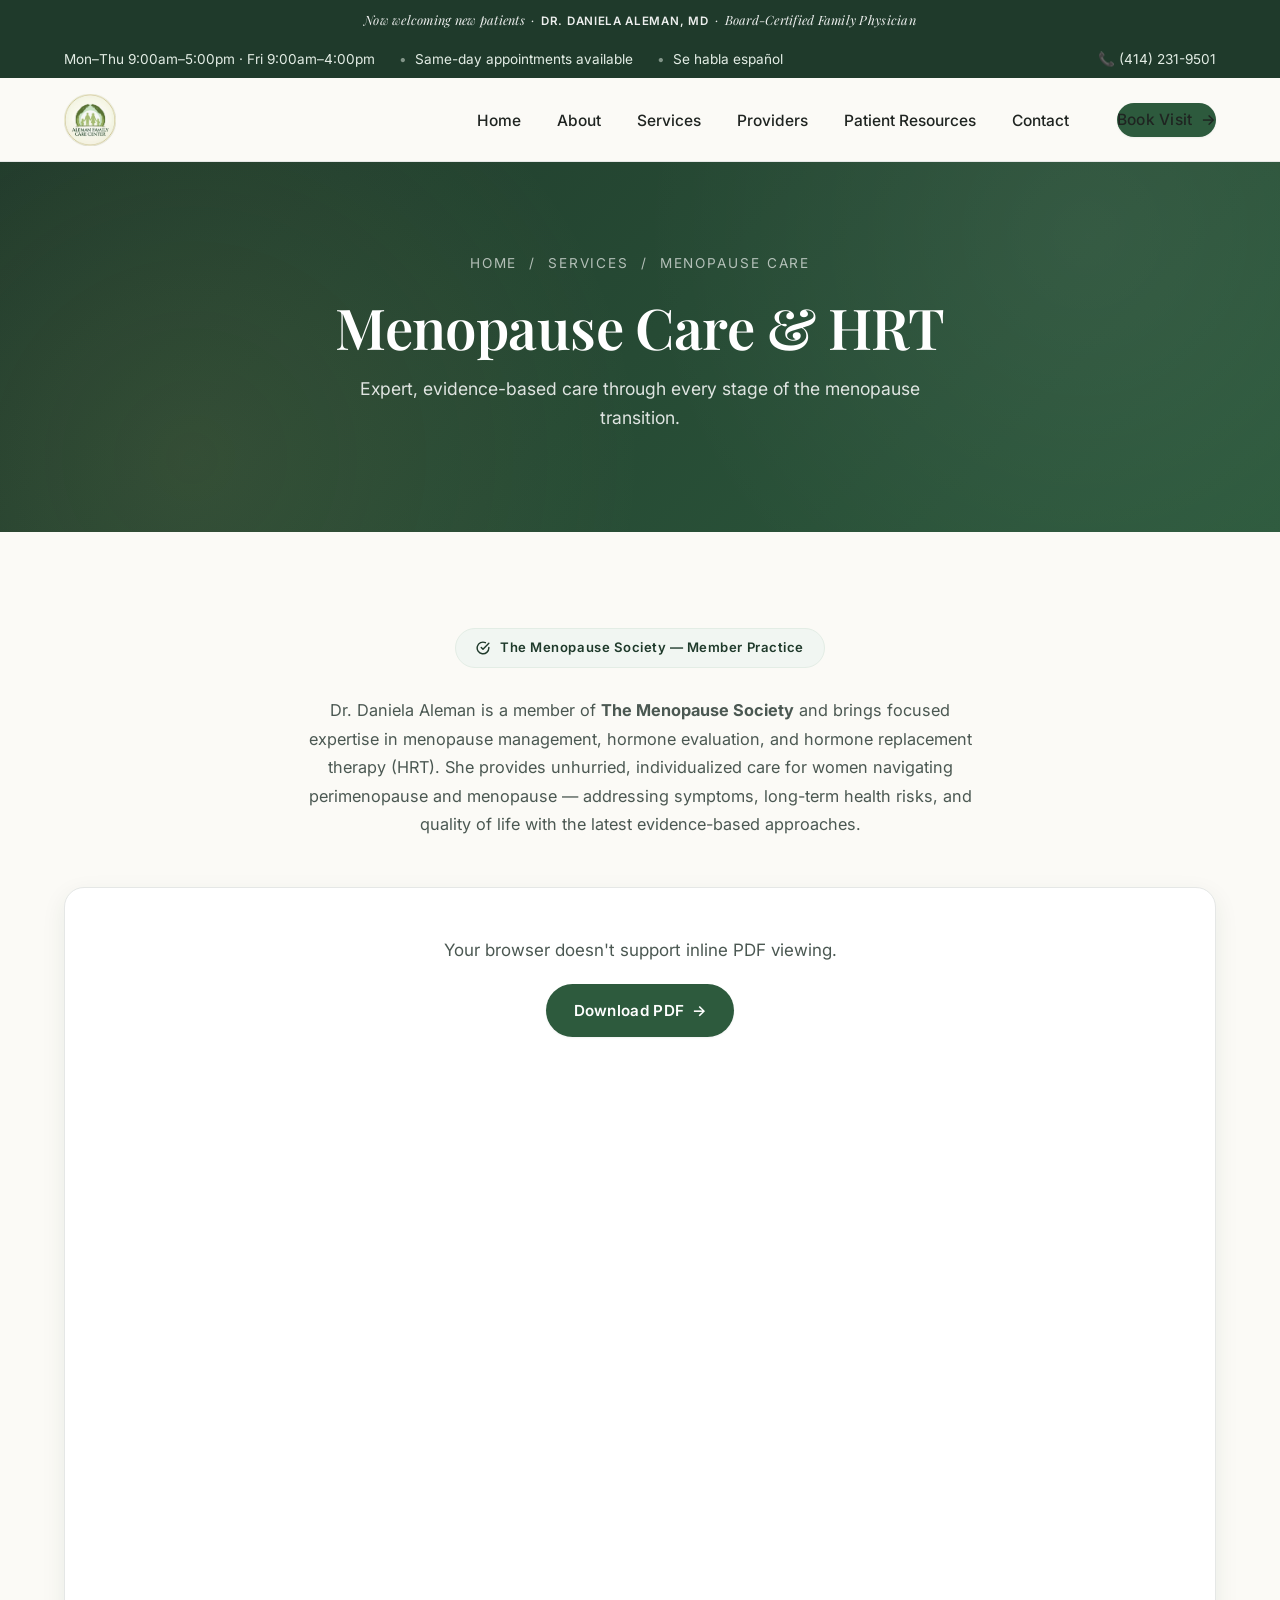
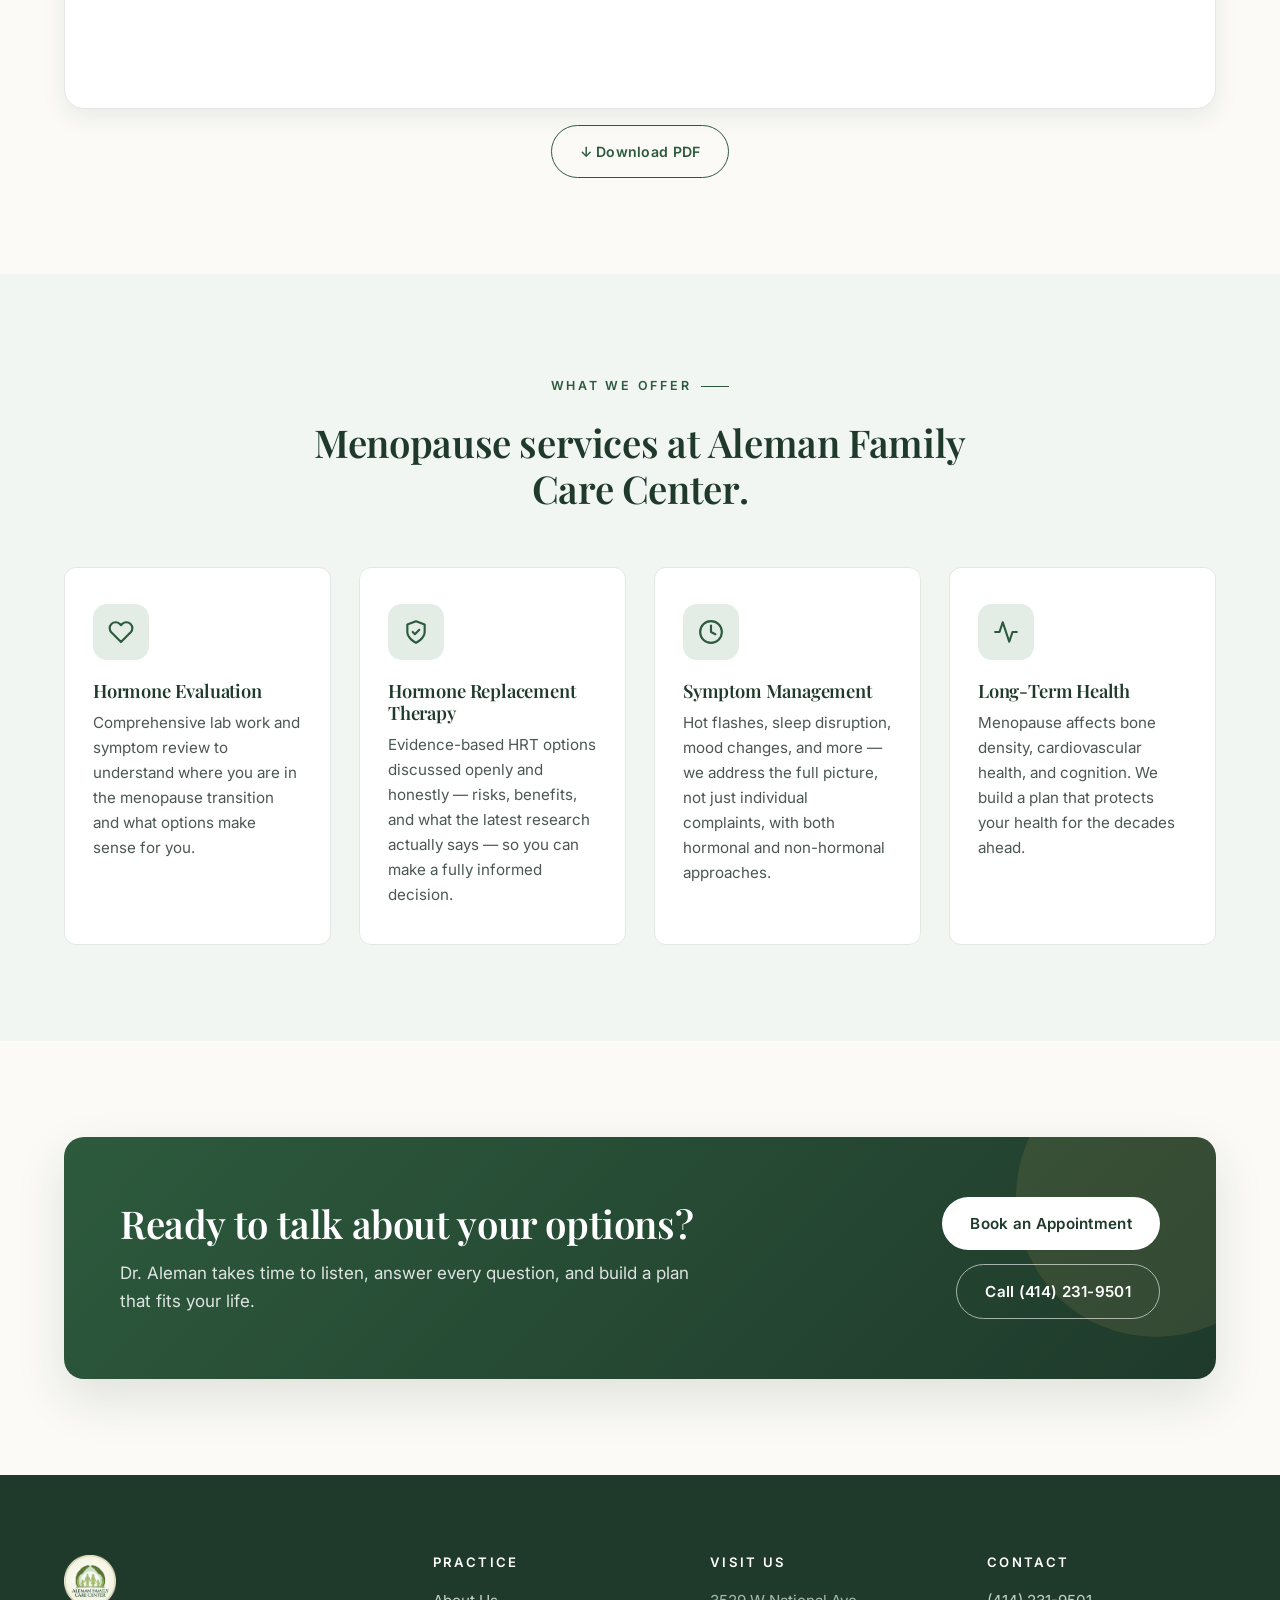
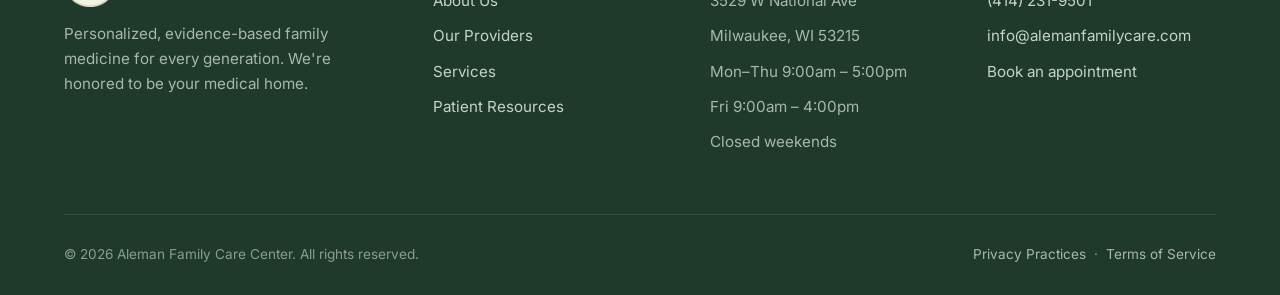
<file: menopause.html>
<!DOCTYPE html>
<html lang="en">
<head>
<meta charset="UTF-8" />
<meta name="viewport" content="width=device-width, initial-scale=1.0" />
<title>Menopause Care — Aleman Family Care Center</title>
<meta name="description" content="Expert menopause care, hormone evaluation, and HRT from Dr. Daniela Aleman, MD — a member of The Menopause Society." />
<link rel="preconnect" href="https://fonts.googleapis.com">
<link rel="preconnect" href="https://fonts.gstatic.com" crossorigin>
<link href="https://fonts.googleapis.com/css2?family=Playfair+Display:ital,wght@0,400;0,500;0,600;0,700;1,400&family=Inter:wght@400;500;600;700&display=swap" rel="stylesheet">
<link rel="stylesheet" href="assets/styles.css" />
<style>
  .pdf-wrapper {
    background: var(--white);
    border: 1px solid var(--grey-200);
    border-radius: var(--radius-lg);
    overflow: hidden;
    box-shadow: var(--shadow-md);
  }
  .pdf-embed {
    width: 100%;
    height: 820px;
    display: block;
    border: none;
  }
  .pdf-fallback {
    padding: 48px;
    text-align: center;
  }
  .menopause-intro {
    max-width: 680px;
    margin: 0 auto 48px;
    text-align: center;
  }
  .menopause-intro p {
    color: var(--grey-700);
    font-size: 1.02rem;
    line-height: 1.75;
  }
  .society-badge {
    display: inline-flex;
    align-items: center;
    gap: 10px;
    background: var(--sage-100);
    border: 1px solid var(--sage-200);
    border-radius: 999px;
    padding: 8px 20px;
    font-size: .82rem;
    font-weight: 600;
    color: var(--forest-900);
    letter-spacing: .04em;
    margin-bottom: 28px;
  }
  @media (max-width: 768px) {
    .pdf-embed { height: 500px; }
  }
</style>
</head>
<body>

<div style="background:var(--forest-900);color:rgba(255,255,255,.92);text-align:center;padding:9px 16px;font-size:.8rem;font-family:var(--font-serif);font-style:italic;letter-spacing:.02em;">
  Now welcoming new patients &nbsp;·&nbsp; <strong style="font-style:normal;font-weight:600;letter-spacing:.06em;text-transform:uppercase;font-size:.72rem;font-family:var(--font-sans);">Dr. Daniela Aleman, MD</strong> &nbsp;·&nbsp; Board-Certified Family Physician
</div>

<div class="utility-bar">
  <div class="container">
    <div class="utility-info">
      <span>Mon–Thu 9:00am–5:00pm · Fri 9:00am–4:00pm</span>
      <span>Same-day appointments available</span>
      <span>Se habla español</span>
    </div>
    <div><a href="tel:+14142319501">📞 (414) 231-9501</a></div>
  </div>
</div>

<header class="nav">
  <div class="container nav-inner">
    <a href="index.html" class="brand">
      <img src="Logo.webp" alt="Aleman Family Care Center" style="height:52px;width:auto;display:block;">
    </a>
    <nav>
      <ul class="nav-links">
        <li><a href="index.html">Home</a></li>
        <li><a href="about.html">About</a></li>
        <li><a href="services.html">Services</a></li>
        <li><a href="providers.html">Providers</a></li>
        <li><a href="patients.html">Patient Resources</a></li>
        <li><a href="contact.html">Contact</a></li>
        <li><a href="contact.html#schedule" class="btn btn-primary nav-cta">Book Visit <span class="arrow">→</span></a></li>
      </ul>
    </nav>
    <button class="nav-toggle" aria-label="Toggle menu" aria-expanded="false"><span></span></button>
  </div>
</header>

<section class="page-header">
  <div class="container">
    <div class="breadcrumbs"><a href="index.html">Home</a> &nbsp;/&nbsp; <a href="services.html">Services</a> &nbsp;/&nbsp; Menopause Care</div>
    <h1>Menopause Care & HRT</h1>
    <p>Expert, evidence-based care through every stage of the menopause transition.</p>
  </div>
</section>

<section>
  <div class="container">

    <div class="menopause-intro reveal">
      <span class="society-badge">
        <svg width="14" height="14" viewBox="0 0 24 24" fill="none" stroke="currentColor" stroke-width="2.5" stroke-linecap="round" stroke-linejoin="round"><path d="M22 11.08V12a10 10 0 1 1-5.93-9.14"/><polyline points="22 4 12 14.01 9 11.01"/></svg>
        The Menopause Society — Member Practice
      </span>
      <p>
        Dr. Daniela Aleman is a member of <strong>The Menopause Society</strong> and brings focused expertise
        in menopause management, hormone evaluation, and hormone replacement therapy (HRT).
        She provides unhurried, individualized care for women navigating perimenopause and menopause —
        addressing symptoms, long-term health risks, and quality of life with the latest evidence-based approaches.
      </p>
    </div>

    <div class="pdf-wrapper reveal">
      <object class="pdf-embed" data="Menopause.pdf" type="application/pdf">
        <div class="pdf-fallback">
          <p style="color:var(--grey-700); margin-bottom:20px;">Your browser doesn't support inline PDF viewing.</p>
          <a href="Menopause.pdf" download class="btn btn-primary">Download PDF <span class="arrow">→</span></a>
        </div>
      </object>
    </div>

    <div style="text-align:center; margin-top:16px;" class="reveal">
      <a href="Menopause.pdf" download class="btn btn-outline" style="font-size:.88rem;">
        ↓ Download PDF
      </a>
    </div>

  </div>
</section>

<section class="section-alt">
  <div class="container">
    <div class="section-head reveal">
      <span class="eyebrow">What We Offer</span>
      <h2>Menopause services at Aleman Family Care Center.</h2>
    </div>
    <div class="values">
      <div class="value-card reveal">
        <div class="value-icon" aria-hidden="true">
          <svg width="26" height="26" viewBox="0 0 24 24" fill="none" stroke="currentColor" stroke-width="2" stroke-linecap="round" stroke-linejoin="round"><path d="M20.84 4.61a5.5 5.5 0 0 0-7.78 0L12 5.67l-1.06-1.06a5.5 5.5 0 0 0-7.78 7.78l1.06 1.06L12 21.23l7.78-7.78 1.06-1.06a5.5 5.5 0 0 0 0-7.78z"/></svg>
        </div>
        <h3>Hormone Evaluation</h3>
        <p>Comprehensive lab work and symptom review to understand where you are in the menopause transition and what options make sense for you.</p>
      </div>
      <div class="value-card reveal">
        <div class="value-icon" aria-hidden="true">
          <svg width="26" height="26" viewBox="0 0 24 24" fill="none" stroke="currentColor" stroke-width="2" stroke-linecap="round" stroke-linejoin="round"><path d="M9 12l2 2 4-4"/><path d="M12 22s8-4 8-10V5l-8-3-8 3v7c0 6 8 10 8 10z"/></svg>
        </div>
        <h3>Hormone Replacement Therapy</h3>
        <p>Evidence-based HRT options discussed openly and honestly — risks, benefits, and what the latest research actually says — so you can make a fully informed decision.</p>
      </div>
      <div class="value-card reveal">
        <div class="value-icon" aria-hidden="true">
          <svg width="26" height="26" viewBox="0 0 24 24" fill="none" stroke="currentColor" stroke-width="2" stroke-linecap="round" stroke-linejoin="round"><circle cx="12" cy="12" r="10"/><polyline points="12 6 12 12 16 14"/></svg>
        </div>
        <h3>Symptom Management</h3>
        <p>Hot flashes, sleep disruption, mood changes, and more — we address the full picture, not just individual complaints, with both hormonal and non-hormonal approaches.</p>
      </div>
      <div class="value-card reveal">
        <div class="value-icon" aria-hidden="true">
          <svg width="26" height="26" viewBox="0 0 24 24" fill="none" stroke="currentColor" stroke-width="2" stroke-linecap="round" stroke-linejoin="round"><path d="M22 12h-4l-3 9L9 3l-3 9H2"/></svg>
        </div>
        <h3>Long-Term Health</h3>
        <p>Menopause affects bone density, cardiovascular health, and cognition. We build a plan that protects your health for the decades ahead.</p>
      </div>
    </div>
  </div>
</section>

<section>
  <div class="container">
    <div class="cta-banner reveal">
      <div>
        <h2>Ready to talk about your options?</h2>
        <p>Dr. Aleman takes time to listen, answer every question, and build a plan that fits your life.</p>
      </div>
      <div class="cta-actions">
        <a href="contact.html#schedule" class="btn btn-primary">Book an Appointment</a>
        <a href="tel:+14142319501" class="btn btn-outline">Call (414) 231-9501</a>
      </div>
    </div>
  </div>
</section>

<footer class="footer">
  <div class="container">
    <div class="footer-grid">
      <div>
        <a href="index.html" class="brand">
      <img src="Logo.webp" alt="Aleman Family Care Center" style="height:52px;width:auto;display:block;">
    </a>
        <p style="margin-top:14px; max-width:320px;">Personalized, evidence-based family medicine for every generation. We're honored to be your medical home.</p>
      </div>
      <div>
        <h4>Practice</h4>
        <ul>
          <li><a href="about.html">About Us</a></li>
          <li><a href="providers.html">Our Providers</a></li>
          <li><a href="services.html">Services</a></li>
          <li><a href="patients.html">Patient Resources</a></li>
        </ul>
      </div>
      <div>
        <h4>Visit Us</h4>
        <ul>
          <li>3529 W National Ave</li>
          <li>Milwaukee, WI 53215</li>
          <li>Mon–Thu 9:00am – 5:00pm</li>
          <li>Fri 9:00am – 4:00pm</li>
          <li>Closed weekends</li>
        </ul>
      </div>
      <div>
        <h4>Contact</h4>
        <ul>
          <li><a href="tel:+14142319501">(414) 231-9501</a></li>
          <li><a href="mailto:info@alemanfamilycare.com">info@alemanfamilycare.com</a></li>
          <li><a href="contact.html#schedule">Book an appointment</a></li>
        </ul>
      </div>
    </div>
    <div class="footer-bottom">
      <div>© <span id="year">2026</span> Aleman Family Care Center. All rights reserved.</div>
      <div><a href="hipaa.html" style="color:rgba(227,237,229,.7);">Privacy Practices</a> &nbsp;&middot;&nbsp; <a href="terms.html" style="color:rgba(227,237,229,.7);">Terms of Service</a></div>
    </div>
  </div>
</footer>

<script src="assets/script.js"></script>
</body>
</html>
</file>
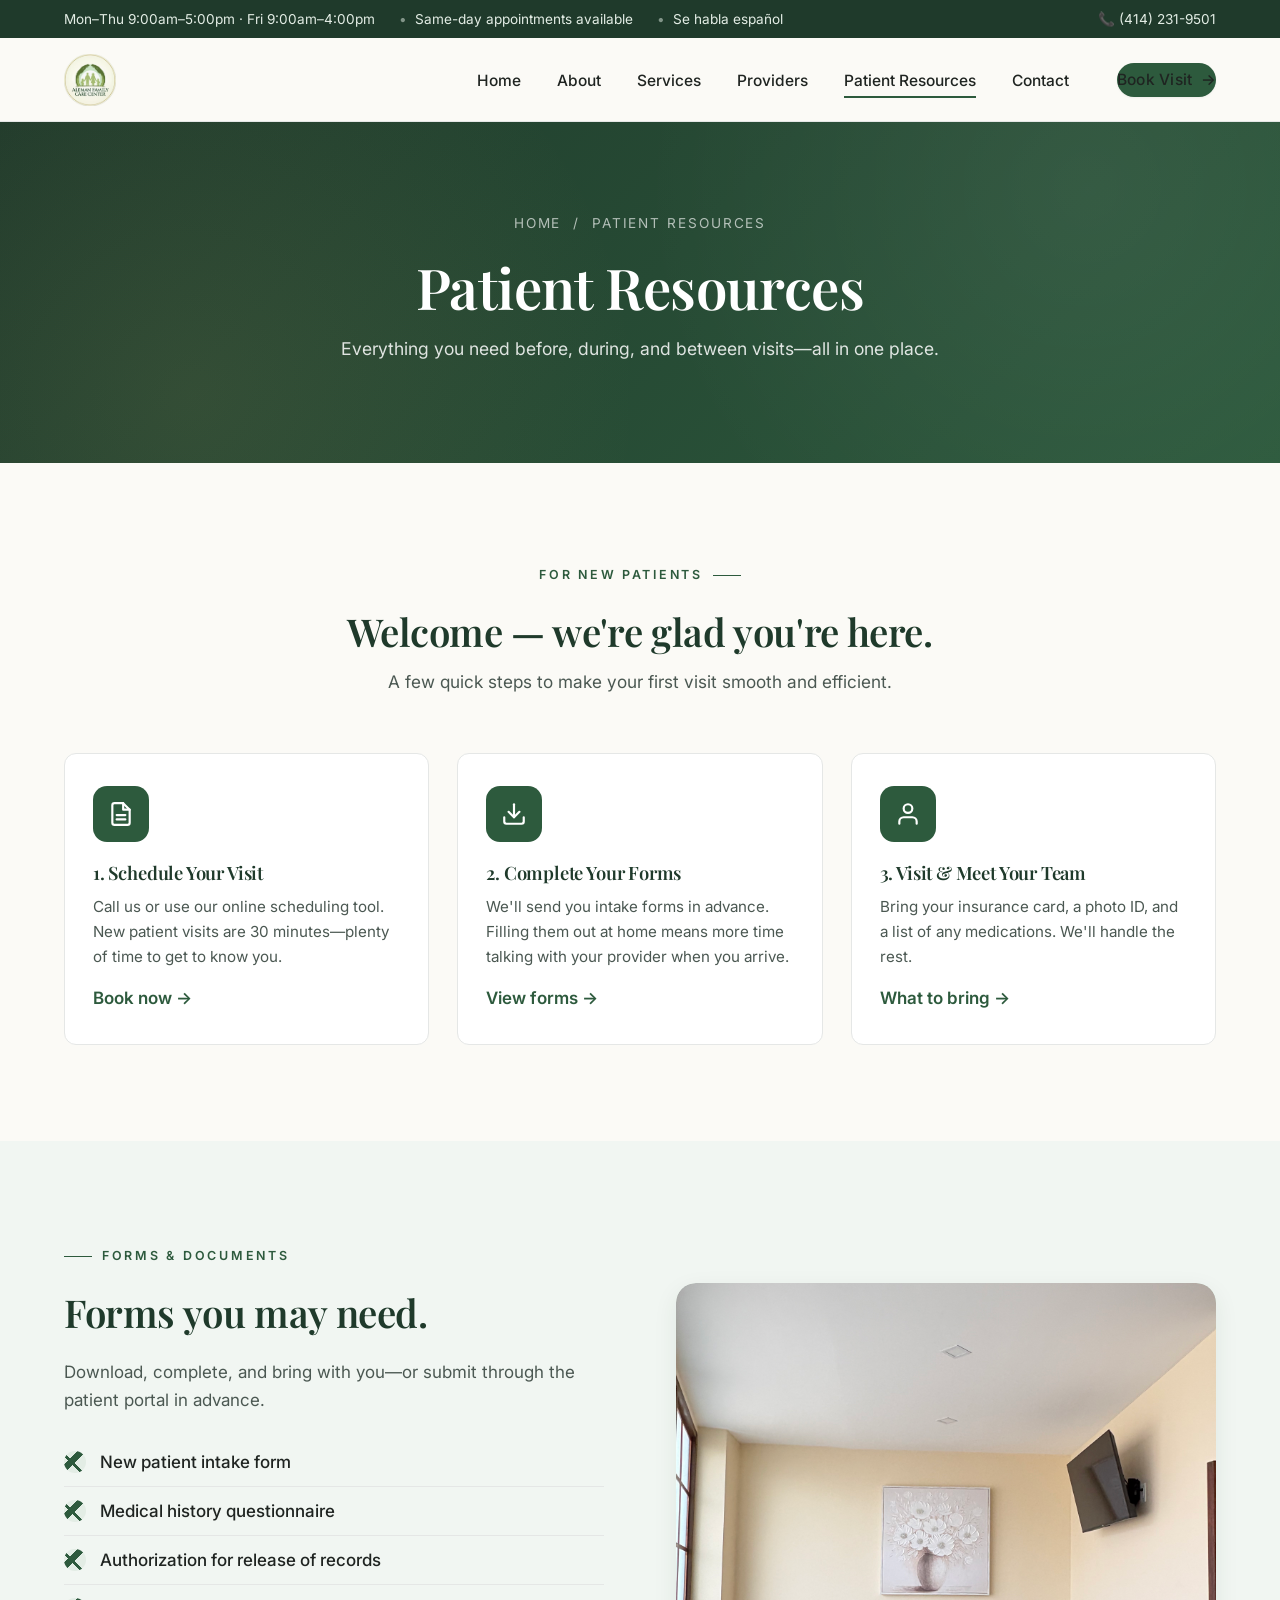
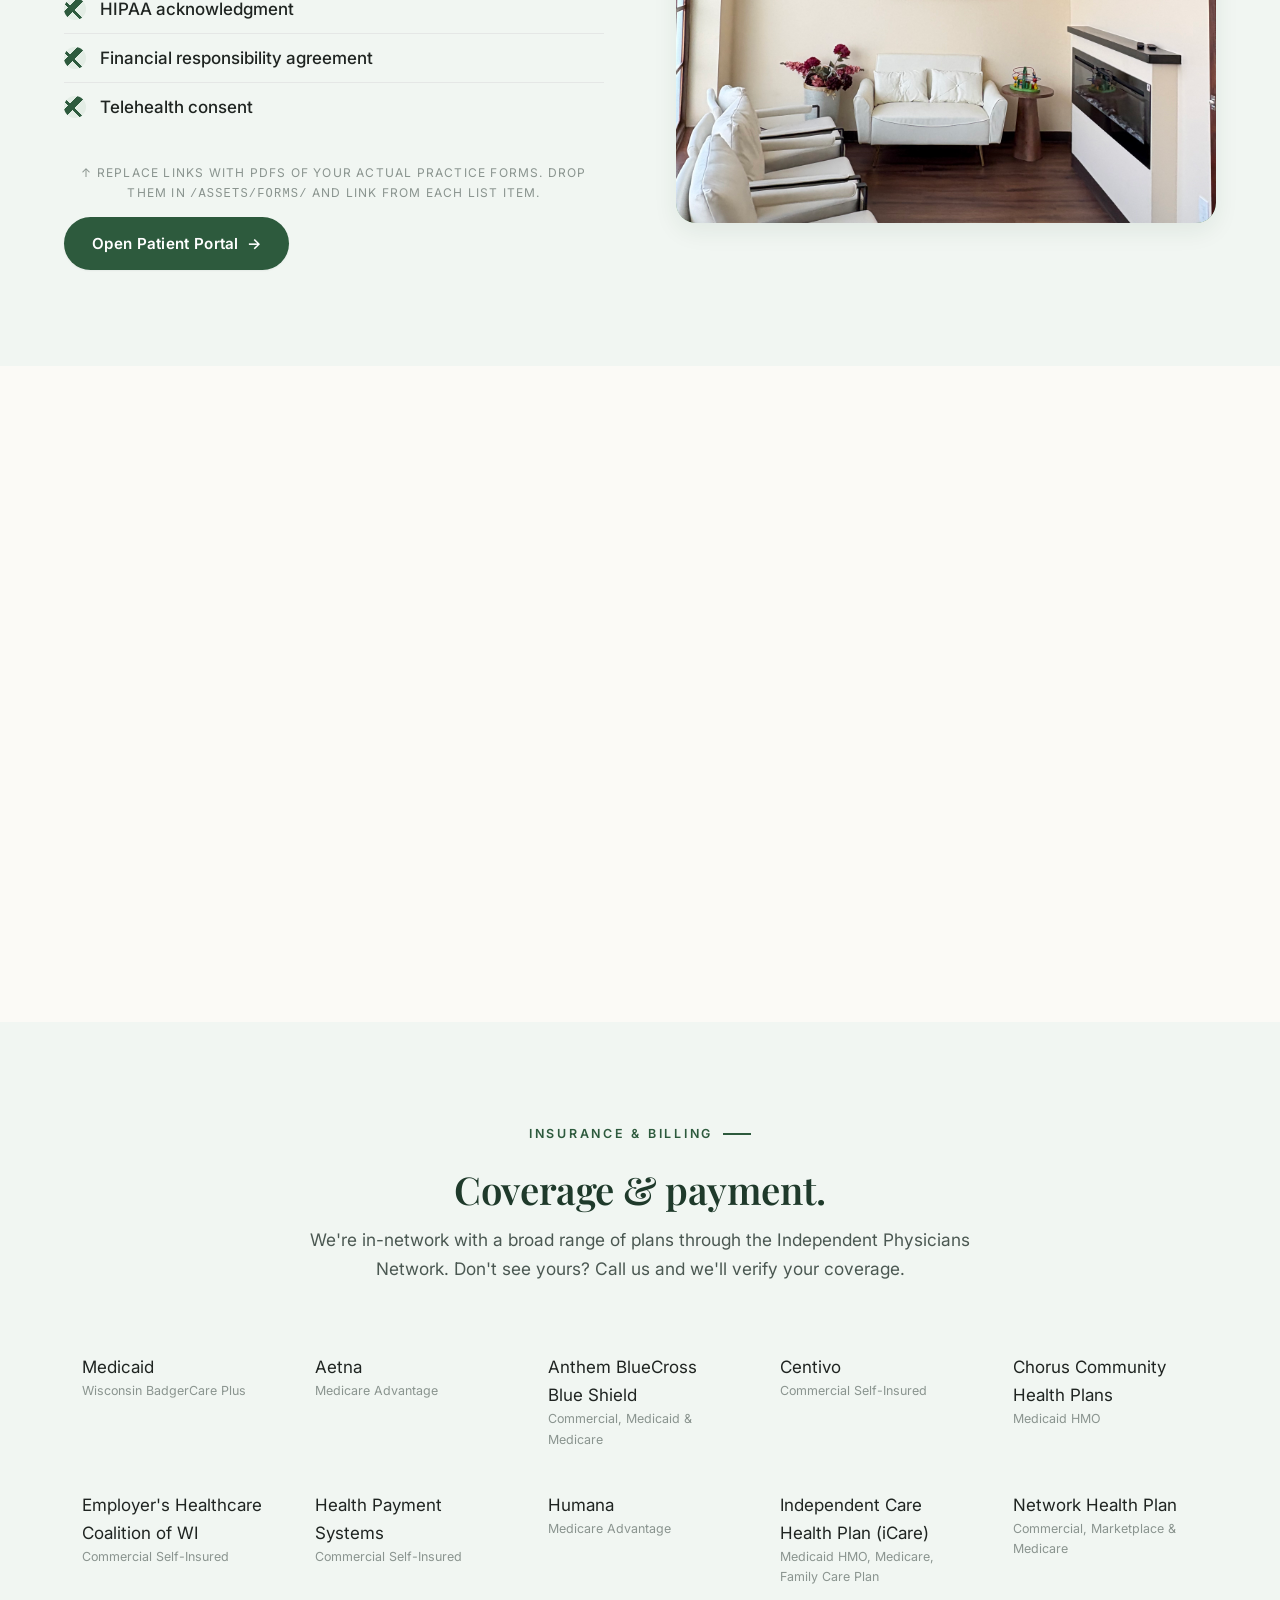
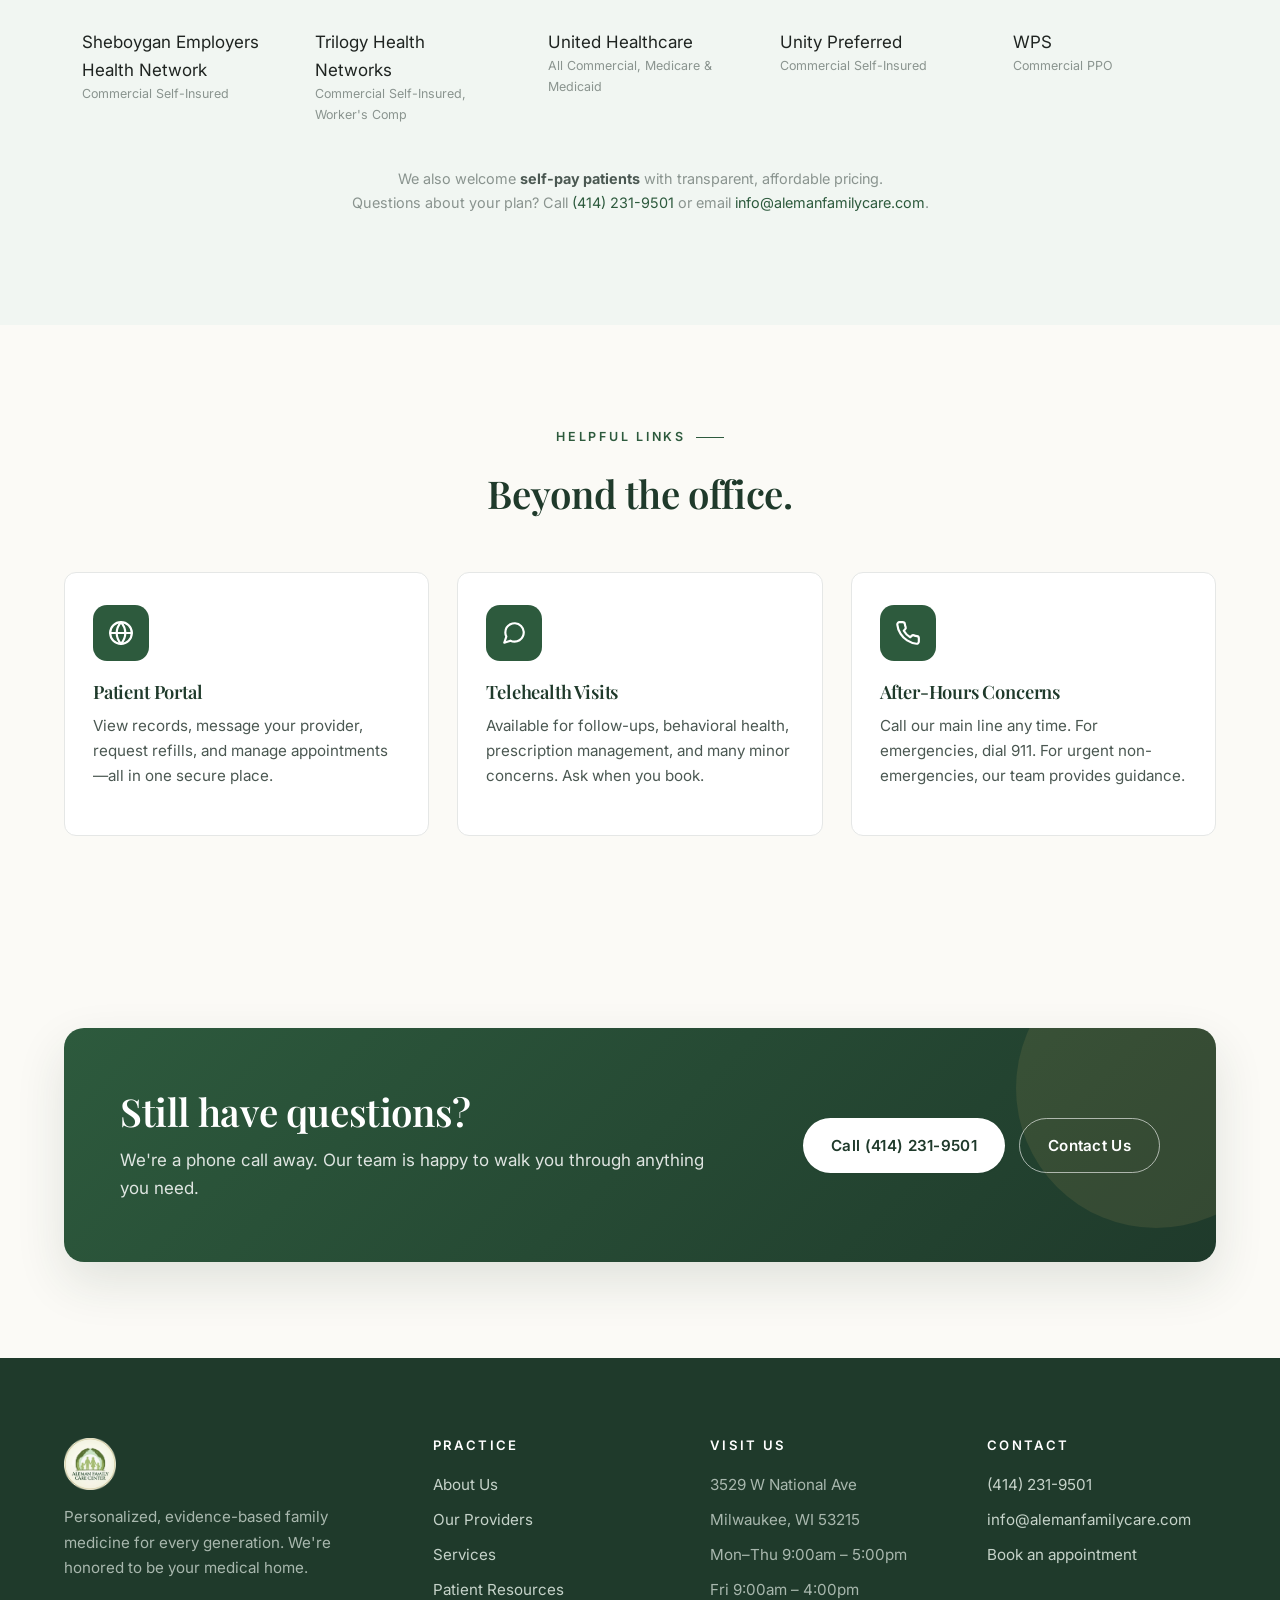
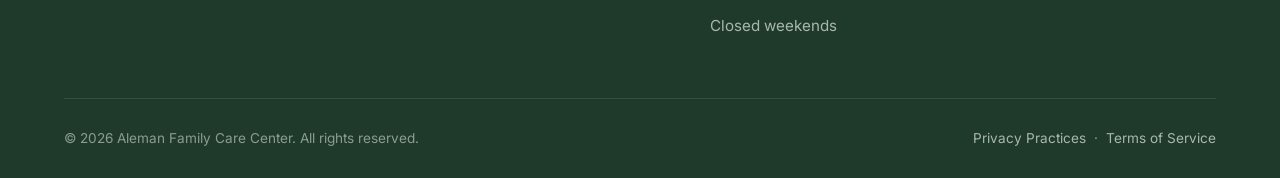
<file: patients.html>
<!DOCTYPE html>
<html lang="en">
<head>
<meta charset="UTF-8" />
<meta name="viewport" content="width=device-width, initial-scale=1.0" />
<title>Patient Resources — Aleman Family Care Center</title>
<meta name="description" content="New patient information, forms, insurance, billing, and helpful resources for Aleman Family Care Center patients." />
<link rel="preconnect" href="https://fonts.googleapis.com">
<link rel="preconnect" href="https://fonts.gstatic.com" crossorigin>
<link href="https://fonts.googleapis.com/css2?family=Playfair+Display:ital,wght@0,400;0,500;0,600;0,700;1,400&family=Inter:wght@400;500;600;700&display=swap" rel="stylesheet">
<link rel="stylesheet" href="assets/styles.css" />
</head>
<body>

<div class="utility-bar">
  <div class="container">
    <div class="utility-info">
      <span>Mon–Thu 9:00am–5:00pm · Fri 9:00am–4:00pm</span>
      <span>Same-day appointments available</span>
      <span>Se habla español</span>
    </div>
    <div><a href="tel:+14142319501">📞 (414) 231-9501</a></div>
  </div>
</div>

<header class="nav">
  <div class="container nav-inner">
    <a href="index.html" class="brand">
      <img src="Logo.webp" alt="Aleman Family Care Center" style="height:52px;width:auto;display:block;">
    </a>
    <nav>
      <ul class="nav-links">
        <li><a href="index.html">Home</a></li>
        <li><a href="about.html">About</a></li>
        <li><a href="services.html">Services</a></li>
        <li><a href="providers.html">Providers</a></li>
        <li><a href="patients.html">Patient Resources</a></li>
        <li><a href="contact.html">Contact</a></li>
        <li><a href="contact.html#schedule" class="btn btn-primary nav-cta">Book Visit <span class="arrow">→</span></a></li>
      </ul>
    </nav>
    <button class="nav-toggle" aria-label="Toggle menu" aria-expanded="false"><span></span></button>
  </div>
</header>

<section class="page-header">
  <div class="container">
    <div class="breadcrumbs"><a href="index.html">Home</a> &nbsp;/&nbsp; Patient Resources</div>
    <h1>Patient Resources</h1>
    <p>Everything you need before, during, and between visits—all in one place.</p>
  </div>
</section>

<section>
  <div class="container">
    <div class="section-head reveal">
      <span class="eyebrow">For New Patients</span>
      <h2>Welcome — we're glad you're here.</h2>
      <p>A few quick steps to make your first visit smooth and efficient.</p>
    </div>

    <div class="resource-grid">
      <div class="resource-card reveal">
        <div class="value-icon" aria-hidden="true">
          <svg width="26" height="26" viewBox="0 0 24 24" fill="none" stroke="currentColor" stroke-width="2" stroke-linecap="round" stroke-linejoin="round"><path d="M14 2H6a2 2 0 0 0-2 2v16a2 2 0 0 0 2 2h12a2 2 0 0 0 2-2V8z"/><polyline points="14 2 14 8 20 8"/><line x1="16" y1="13" x2="8" y2="13"/><line x1="16" y1="17" x2="8" y2="17"/></svg>
        </div>
        <h3>1. Schedule Your Visit</h3>
        <p>Call us or use our online scheduling tool. New patient visits are 30 minutes—plenty of time to get to know you.</p>
        <a href="contact.html#schedule" class="more" style="color:var(--forest-700); font-weight:600;">Book now <span class="arrow">→</span></a>
      </div>
      <div class="resource-card reveal">
        <div class="value-icon" aria-hidden="true">
          <svg width="26" height="26" viewBox="0 0 24 24" fill="none" stroke="currentColor" stroke-width="2" stroke-linecap="round" stroke-linejoin="round"><path d="M21 15v4a2 2 0 0 1-2 2H5a2 2 0 0 1-2-2v-4"/><polyline points="7 10 12 15 17 10"/><line x1="12" y1="15" x2="12" y2="3"/></svg>
        </div>
        <h3>2. Complete Your Forms</h3>
        <p>We'll send you intake forms in advance. Filling them out at home means more time talking with your provider when you arrive.</p>
        <a href="#forms" class="more" style="color:var(--forest-700); font-weight:600;">View forms <span class="arrow">→</span></a>
      </div>
      <div class="resource-card reveal">
        <div class="value-icon" aria-hidden="true">
          <svg width="26" height="26" viewBox="0 0 24 24" fill="none" stroke="currentColor" stroke-width="2" stroke-linecap="round" stroke-linejoin="round"><path d="M20 21v-2a4 4 0 0 0-4-4H8a4 4 0 0 0-4 4v2"/><circle cx="12" cy="7" r="4"/></svg>
        </div>
        <h3>3. Visit & Meet Your Team</h3>
        <p>Bring your insurance card, a photo ID, and a list of any medications. We'll handle the rest.</p>
        <a href="#what-to-bring" class="more" style="color:var(--forest-700); font-weight:600;">What to bring <span class="arrow">→</span></a>
      </div>
    </div>
  </div>
</section>

<section class="section-alt" id="forms">
  <div class="container split">
    <div class="reveal">
      <span class="eyebrow">Forms & Documents</span>
      <h2>Forms you may need.</h2>
      <p>Download, complete, and bring with you—or submit through the patient portal in advance.</p>
      <ul class="checklist">
        <li>New patient intake form</li>
        <li>Medical history questionnaire</li>
        <li>Authorization for release of records</li>
        <li>HIPAA acknowledgment</li>
        <li>Financial responsibility agreement</li>
        <li>Telehealth consent</li>
      </ul>
      <p class="placeholder-note" style="color:var(--grey-500);">
        ↑ Replace links with PDFs of your actual practice forms. Drop them in
        <code>/assets/forms/</code> and link from each list item.
      </p>
      <a href="https://app.elationpassport.com/passport/login/?next=/passport/" target="_blank" rel="noopener noreferrer" class="btn btn-primary">Open Patient Portal <span class="arrow">→</span></a>
    </div>
    <div class="reveal">
      <div class="split-image" style="aspect-ratio: 4/4;">
        <img src="Waiting-Room.jpg" alt="Aleman Family Care Center waiting area" style="width:100%;height:100%;object-fit:cover;border-radius:inherit;">
      </div>
    </div>
  </div>
</section>

<section id="what-to-bring">
  <div class="container">
    <div class="section-head reveal">
      <span class="eyebrow">Your Visit</span>
      <h2>What to bring & what to expect.</h2>
    </div>
    <div class="services-grid">
      <div class="service-card reveal">
        <div class="value-icon" aria-hidden="true">
          <svg width="26" height="26" viewBox="0 0 24 24" fill="none" stroke="currentColor" stroke-width="2" stroke-linecap="round" stroke-linejoin="round"><rect x="3" y="4" width="18" height="16" rx="2"/><circle cx="9" cy="10" r="2"/><path d="M15 8h2M15 12h2M7 16h10"/></svg>
        </div>
        <h3>What to Bring</h3>
        <p>Photo ID, your insurance card, a list of current medications and dosages, and any relevant prior records or imaging.</p>
      </div>
      <div class="service-card reveal">
        <div class="value-icon" aria-hidden="true">
          <svg width="26" height="26" viewBox="0 0 24 24" fill="none" stroke="currentColor" stroke-width="2" stroke-linecap="round" stroke-linejoin="round"><circle cx="12" cy="12" r="10"/><polyline points="12 6 12 12 16 14"/></svg>
        </div>
        <h3>Arrive 15 Minutes Early</h3>
        <p>For your first visit, arriving early lets us complete check-in calmly so your appointment can start on time.</p>
      </div>
      <div class="service-card reveal">
        <div class="value-icon" aria-hidden="true">
          <svg width="26" height="26" viewBox="0 0 24 24" fill="none" stroke="currentColor" stroke-width="2" stroke-linecap="round" stroke-linejoin="round"><path d="M9 11a3 3 0 1 0 6 0a3 3 0 0 0 -6 0"/><path d="M17.657 16.657L13.414 20.9a2 2 0 0 1 -2.827 0l-4.244 -4.243a8 8 0 1 1 11.314 0z"/></svg>
        </div>
        <h3>Our Promise</h3>
        <p>You'll be greeted by name, seen close to your scheduled time, and never feel rushed. Care that respects your time.</p>
      </div>
    </div>
  </div>
</section>

<section class="section-alt" id="insurance">
  <div class="container">
    <div class="section-head reveal">
      <span class="eyebrow">Insurance & Billing</span>
      <h2>Coverage & payment.</h2>
      <p>We're in-network with a broad range of plans through the Independent Physicians Network. Don't see yours? Call us and we'll verify your coverage.</p>
    </div>
    <div class="insurance-grid reveal" style="display:grid;grid-template-columns:repeat(auto-fill,minmax(210px,1fr));gap:12px;justify-content:unset;">
      <div class="insurance-chip" style="border-radius:var(--radius-md);padding:14px 18px;white-space:normal;">Medicaid <span style="font-size:.78rem; color:var(--grey-500); display:block; font-weight:400;">Wisconsin BadgerCare Plus</span></div>
      <div class="insurance-chip" style="border-radius:var(--radius-md);padding:14px 18px;white-space:normal;">Aetna <span style="font-size:.78rem; color:var(--grey-500); display:block; font-weight:400;">Medicare Advantage</span></div>
      <div class="insurance-chip" style="border-radius:var(--radius-md);padding:14px 18px;white-space:normal;">Anthem BlueCross Blue Shield <span style="font-size:.78rem; color:var(--grey-500); display:block; font-weight:400;">Commercial, Medicaid & Medicare</span></div>
      <div class="insurance-chip" style="border-radius:var(--radius-md);padding:14px 18px;white-space:normal;">Centivo <span style="font-size:.78rem; color:var(--grey-500); display:block; font-weight:400;">Commercial Self-Insured</span></div>
      <div class="insurance-chip" style="border-radius:var(--radius-md);padding:14px 18px;white-space:normal;">Chorus Community Health Plans <span style="font-size:.78rem; color:var(--grey-500); display:block; font-weight:400;">Medicaid HMO</span></div>
      <div class="insurance-chip" style="border-radius:var(--radius-md);padding:14px 18px;white-space:normal;">Employer's Healthcare Coalition of WI <span style="font-size:.78rem; color:var(--grey-500); display:block; font-weight:400;">Commercial Self-Insured</span></div>
      <div class="insurance-chip" style="border-radius:var(--radius-md);padding:14px 18px;white-space:normal;">Health Payment Systems <span style="font-size:.78rem; color:var(--grey-500); display:block; font-weight:400;">Commercial Self-Insured</span></div>
      <div class="insurance-chip" style="border-radius:var(--radius-md);padding:14px 18px;white-space:normal;">Humana <span style="font-size:.78rem; color:var(--grey-500); display:block; font-weight:400;">Medicare Advantage</span></div>
      <div class="insurance-chip" style="border-radius:var(--radius-md);padding:14px 18px;white-space:normal;">Independent Care Health Plan (iCare) <span style="font-size:.78rem; color:var(--grey-500); display:block; font-weight:400;">Medicaid HMO, Medicare, Family Care Plan</span></div>
      <div class="insurance-chip" style="border-radius:var(--radius-md);padding:14px 18px;white-space:normal;">Network Health Plan <span style="font-size:.78rem; color:var(--grey-500); display:block; font-weight:400;">Commercial, Marketplace & Medicare</span></div>
      <div class="insurance-chip" style="border-radius:var(--radius-md);padding:14px 18px;white-space:normal;">Sheboygan Employers Health Network <span style="font-size:.78rem; color:var(--grey-500); display:block; font-weight:400;">Commercial Self-Insured</span></div>
      <div class="insurance-chip" style="border-radius:var(--radius-md);padding:14px 18px;white-space:normal;">Trilogy Health Networks <span style="font-size:.78rem; color:var(--grey-500); display:block; font-weight:400;">Commercial Self-Insured, Worker's Comp</span></div>
      <div class="insurance-chip" style="border-radius:var(--radius-md);padding:14px 18px;white-space:normal;">United Healthcare <span style="font-size:.78rem; color:var(--grey-500); display:block; font-weight:400;">All Commercial, Medicare & Medicaid</span></div>
      <div class="insurance-chip" style="border-radius:var(--radius-md);padding:14px 18px;white-space:normal;">Unity Preferred <span style="font-size:.78rem; color:var(--grey-500); display:block; font-weight:400;">Commercial Self-Insured</span></div>
      <div class="insurance-chip" style="border-radius:var(--radius-md);padding:14px 18px;white-space:normal;">WPS <span style="font-size:.78rem; color:var(--grey-500); display:block; font-weight:400;">Commercial PPO</span></div>
    </div>
    <p class="reveal" style="margin-top:28px; text-align:center; color:var(--grey-500); font-size:.9rem;">
      We also welcome <strong style="color:var(--grey-700);">self-pay patients</strong> with transparent, affordable pricing.<br/>
      Questions about your plan? Call <a href="tel:+14142319501">(414) 231-9501</a> or email <a href="mailto:info@alemanfamilycare.com">info@alemanfamilycare.com</a>.
    </p>
  </div>
</section>

<section>
  <div class="container">
    <div class="section-head reveal">
      <span class="eyebrow">Helpful Links</span>
      <h2>Beyond the office.</h2>
    </div>
    <div class="resource-grid">
      <div class="resource-card reveal">
        <div class="value-icon" aria-hidden="true">
          <svg width="26" height="26" viewBox="0 0 24 24" fill="none" stroke="currentColor" stroke-width="2" stroke-linecap="round" stroke-linejoin="round"><circle cx="12" cy="12" r="10"/><path d="M2 12h20M12 2a15.3 15.3 0 0 1 4 10 15.3 15.3 0 0 1-4 10 15.3 15.3 0 0 1-4-10 15.3 15.3 0 0 1 4-10z"/></svg>
        </div>
        <h3>Patient Portal</h3>
        <p>View records, message your provider, request refills, and manage appointments—all in one secure place.</p>
      </div>
      <div class="resource-card reveal">
        <div class="value-icon" aria-hidden="true">
          <svg width="26" height="26" viewBox="0 0 24 24" fill="none" stroke="currentColor" stroke-width="2" stroke-linecap="round" stroke-linejoin="round"><path d="M21 11.5a8.38 8.38 0 0 1-.9 3.8 8.5 8.5 0 0 1-7.6 4.7 8.38 8.38 0 0 1-3.8-.9L3 21l1.9-5.7a8.38 8.38 0 0 1-.9-3.8 8.5 8.5 0 0 1 4.7-7.6 8.38 8.38 0 0 1 3.8-.9h.5a8.48 8.48 0 0 1 8 8v.5z"/></svg>
        </div>
        <h3>Telehealth Visits</h3>
        <p>Available for follow-ups, behavioral health, prescription management, and many minor concerns. Ask when you book.</p>
      </div>
      <div class="resource-card reveal">
        <div class="value-icon" aria-hidden="true">
          <svg width="26" height="26" viewBox="0 0 24 24" fill="none" stroke="currentColor" stroke-width="2" stroke-linecap="round" stroke-linejoin="round"><path d="M22 16.92v3a2 2 0 0 1-2.18 2 19.79 19.79 0 0 1-8.63-3.07 19.5 19.5 0 0 1-6-6 19.79 19.79 0 0 1-3.07-8.67A2 2 0 0 1 4.11 2h3a2 2 0 0 1 2 1.72c.13.96.36 1.9.7 2.81a2 2 0 0 1-.45 2.11L8.09 9.91a16 16 0 0 0 6 6l1.27-1.27a2 2 0 0 1 2.11-.45c.91.34 1.85.57 2.81.7A2 2 0 0 1 22 16.92z"/></svg>
        </div>
        <h3>After-Hours Concerns</h3>
        <p>Call our main line any time. For emergencies, dial 911. For urgent non-emergencies, our team provides guidance.</p>
      </div>
    </div>
  </div>
</section>

<section>
  <div class="container">
    <div class="cta-banner reveal">
      <div>
        <h2>Still have questions?</h2>
        <p>We're a phone call away. Our team is happy to walk you through anything you need.</p>
      </div>
      <div class="cta-actions">
        <a href="tel:+14142319501" class="btn btn-primary">Call (414) 231-9501</a>
        <a href="contact.html" class="btn btn-outline">Contact Us</a>
      </div>
    </div>
  </div>
</section>

<footer class="footer">
  <div class="container">
    <div class="footer-grid">
      <div>
        <a href="index.html" class="brand">
      <img src="Logo.webp" alt="Aleman Family Care Center" style="height:52px;width:auto;display:block;">
    </a>
        <p style="margin-top:14px; max-width:320px;">Personalized, evidence-based family medicine for every generation. We're honored to be your medical home.</p>
      </div>
      <div>
        <h4>Practice</h4>
        <ul>
          <li><a href="about.html">About Us</a></li>
          <li><a href="providers.html">Our Providers</a></li>
          <li><a href="services.html">Services</a></li>
          <li><a href="patients.html">Patient Resources</a></li>
        </ul>
      </div>
      <div>
        <h4>Visit Us</h4>
        <ul>
          <li>3529 W National Ave</li>
          <li>Milwaukee, WI 53215</li>
          <li>Mon–Thu 9:00am – 5:00pm</li>
          <li>Fri 9:00am – 4:00pm</li>
          <li>Closed weekends</li>
          
          
        </ul>
      </div>
      <div>
        <h4>Contact</h4>
        <ul>
          <li><a href="tel:+14142319501">(414) 231-9501</a></li>
          <li><a href="mailto:info@alemanfamilycare.com">info@alemanfamilycare.com</a></li>
          <li><a href="contact.html#schedule">Book an appointment</a></li>
        </ul>
      </div>
    </div>
    <div class="footer-bottom">
      <div>© <span id="year">2026</span> Aleman Family Care Center. All rights reserved.</div>
      <div><a href="hipaa.html" style="color:rgba(227,237,229,.7);">Privacy Practices</a> &nbsp;&middot;&nbsp; <a href="terms.html" style="color:rgba(227,237,229,.7);">Terms of Service</a></div>
    </div>
  </div>
</footer>

<script src="assets/script.js"></script>
</body>
</html>
</file>
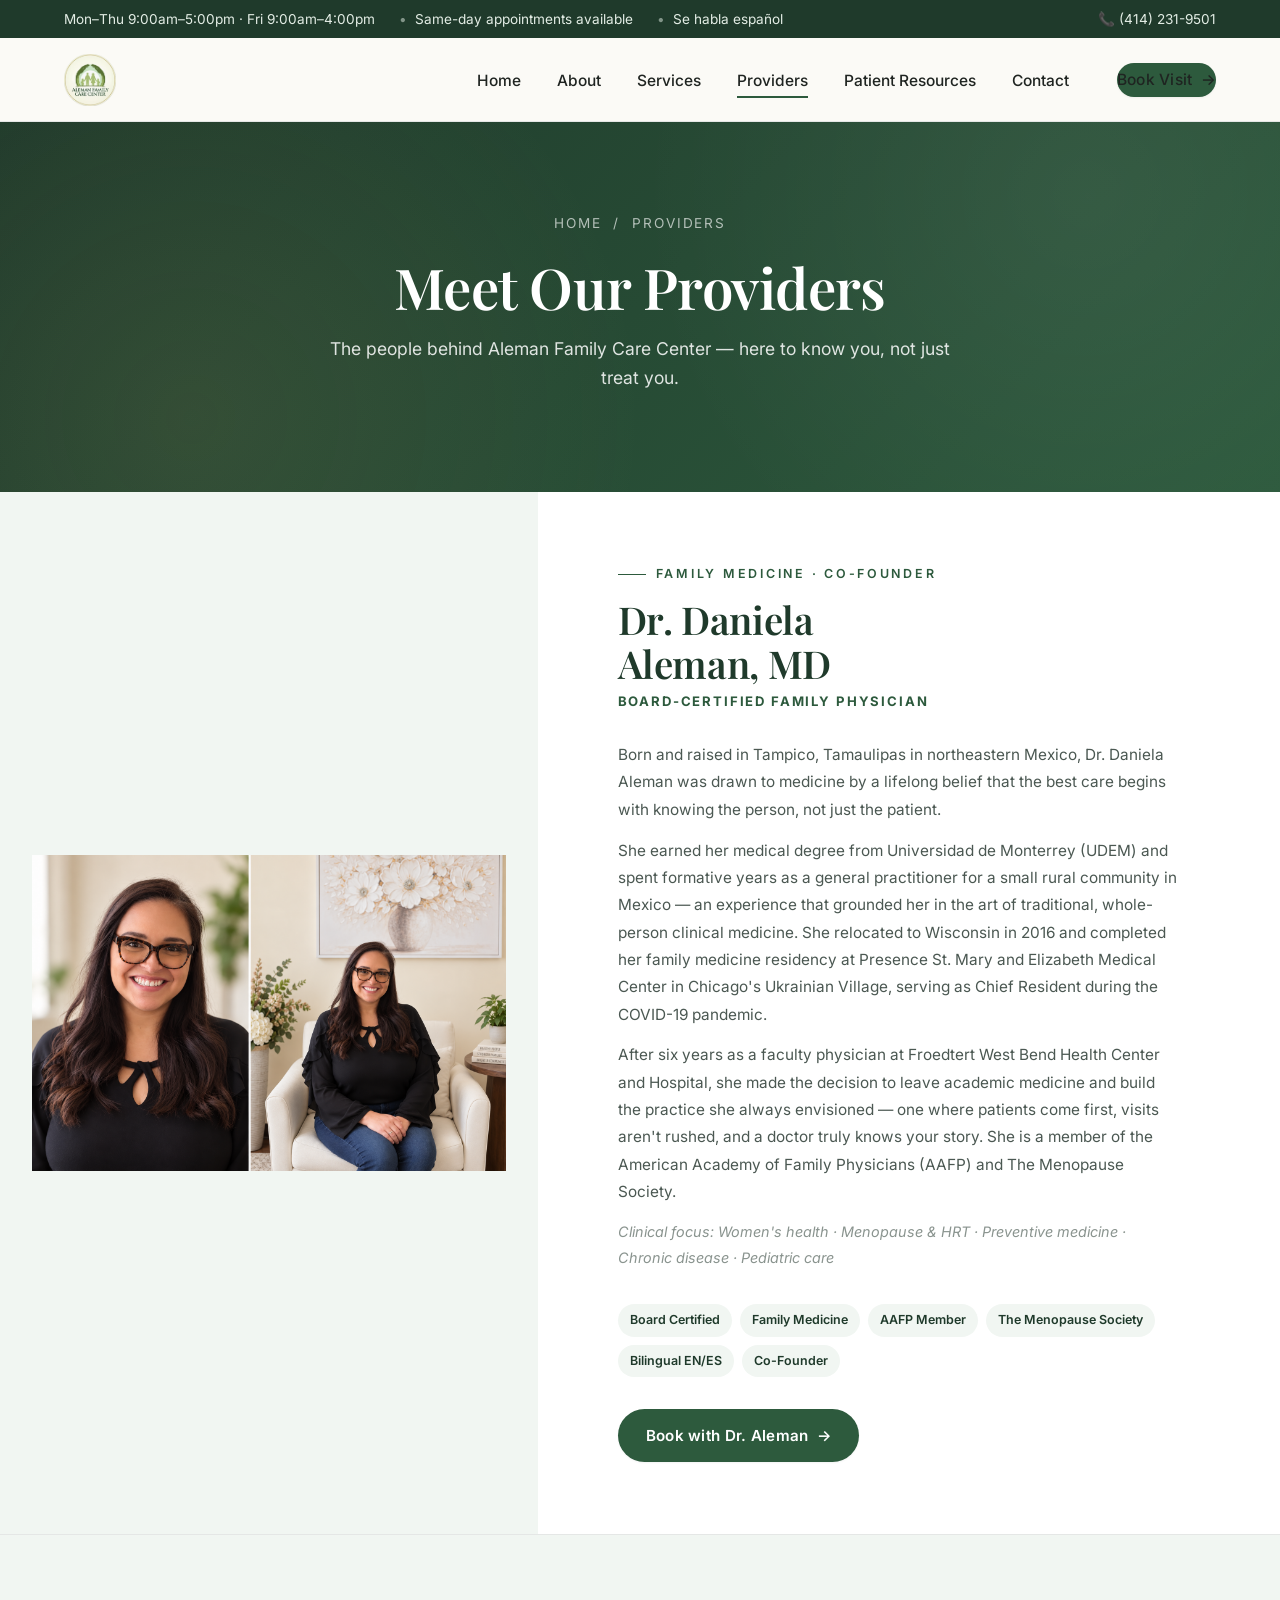
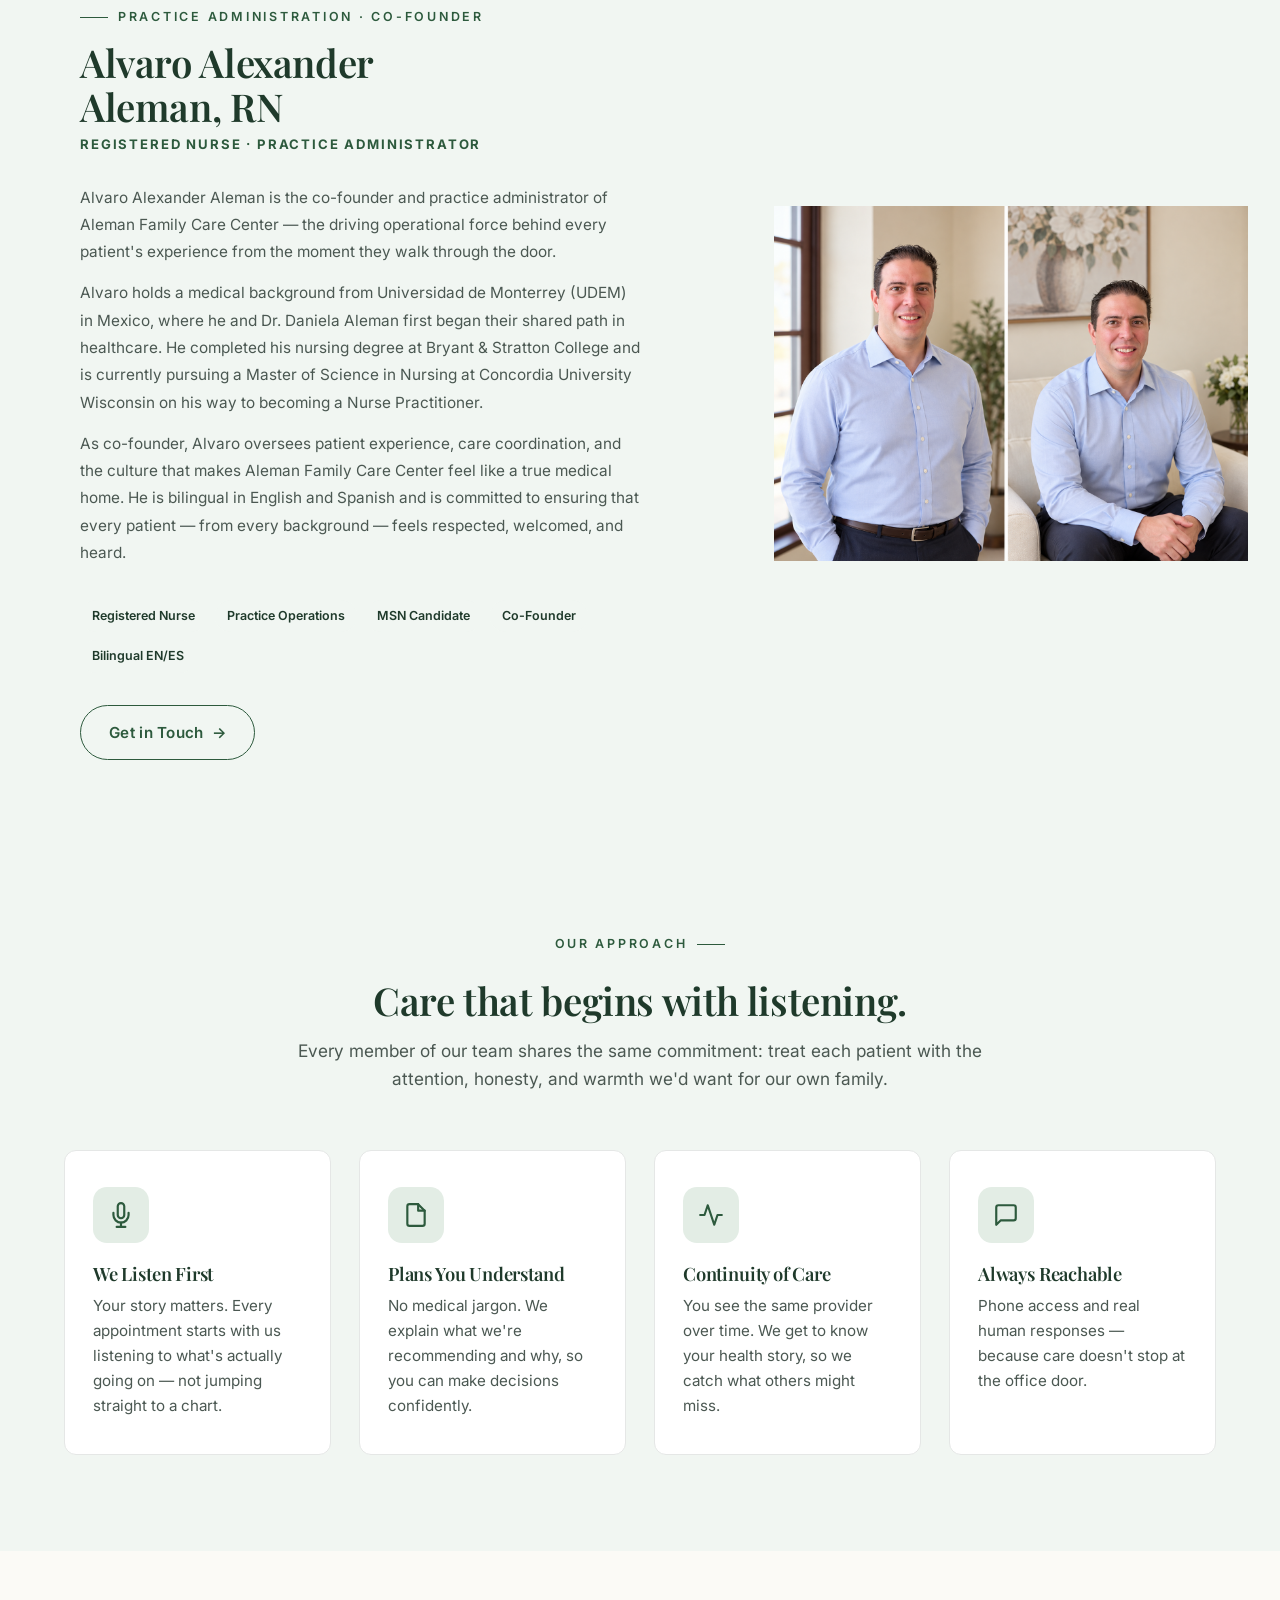
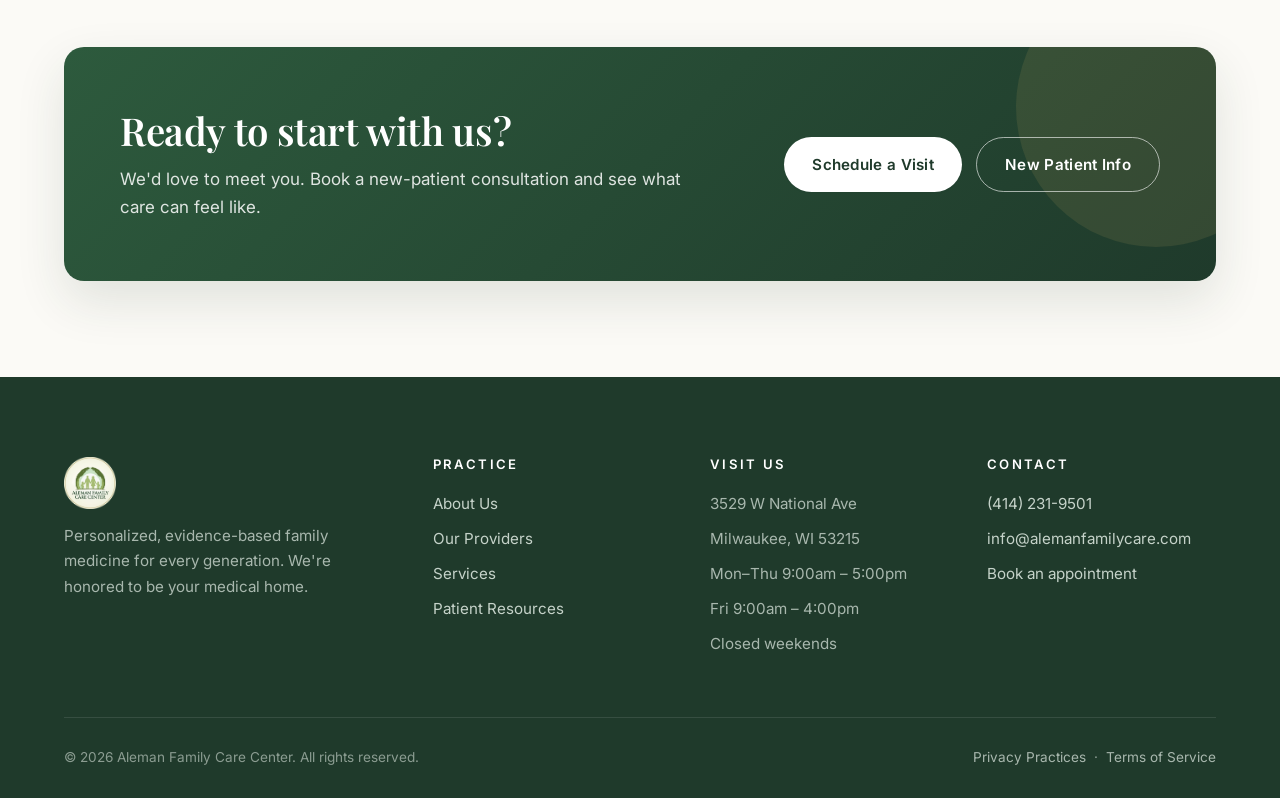
<file: providers.html>
<!DOCTYPE html>
<html lang="en">
<head>
<meta charset="UTF-8" />
<meta name="viewport" content="width=device-width, initial-scale=1.0" />
<title>Providers — Aleman Family Care Center</title>
<meta name="description" content="Meet Dr. Daniela Aleman, MD and Alvaro Alexander Aleman, RN — the co-founders of Aleman Family Care Center in Milwaukee, WI." />
<link rel="preconnect" href="https://fonts.googleapis.com">
<link rel="preconnect" href="https://fonts.gstatic.com" crossorigin>
<link href="https://fonts.googleapis.com/css2?family=Playfair+Display:ital,wght@0,400;0,500;0,600;0,700;1,400&family=Inter:wght@400;500;600;700&display=swap" rel="stylesheet">
<link rel="stylesheet" href="assets/styles.css" />
<style>
  /* ── Provider feature sections ─────────────────────────────── */
  .provider-feature {
    display: grid;
    grid-template-columns: 42% 58%;
    min-height: 580px;
  }
  .provider-feature--flip {
    grid-template-columns: 58% 42%;
  }
  .provider-feature--flip .pf-photo { order: 2; }
  .provider-feature--flip .pf-bio   { order: 1; }

  .pf-photo {
    background: var(--sage-100);
    display: flex;
    align-items: center;
    justify-content: center;
    padding: 40px 32px;
  }
  .pf-photo img {
    width: 100%;
    height: 100%;
    max-height: 520px;
    object-fit: contain;
    object-position: center;
    display: block;
    border-radius: 8px;
  }

  .pf-bio {
    display: flex;
    flex-direction: column;
    justify-content: center;
    padding: 72px 80px;
    background: var(--white);
  }
  .provider-feature--flip .pf-bio {
    background: var(--sage-100);
  }

  .pf-bio .eyebrow { margin-bottom: 12px; }

  .pf-bio h2 {
    font-family: var(--font-serif);
    font-size: clamp(2rem, 3vw, 2.6rem);
    font-weight: 600;
    color: var(--forest-900);
    line-height: 1.15;
    margin: 0 0 6px;
  }

  .pf-role {
    font-size: .82rem;
    font-weight: 700;
    letter-spacing: .14em;
    text-transform: uppercase;
    color: var(--forest-600, var(--forest-700));
    margin-bottom: 28px;
    display: block;
  }

  .pf-bio p {
    font-size: .96rem;
    color: var(--grey-700);
    line-height: 1.78;
    margin-bottom: .85rem;
    max-width: 560px;
  }

  .pf-bio .credentials {
    margin-top: 20px;
    margin-bottom: 32px;
  }

  .pf-bio .btn {
    align-self: flex-start;
  }

  /* divider between providers */
  .provider-divider {
    height: 1px;
    background: var(--grey-200);
  }

  /* mobile */
  @media (max-width: 768px) {
    .provider-feature,
    .provider-feature--flip {
      grid-template-columns: 1fr;
      min-height: auto;
    }
    .provider-feature--flip .pf-photo { order: 0; }
    .provider-feature--flip .pf-bio   { order: 1; }
    .pf-photo { padding: 32px 24px; min-height: 320px; }
    .pf-photo img { max-height: 340px; }
    .pf-bio { padding: 48px 24px; }
    .pf-bio h2 { font-size: 1.8rem; }
    .provider-feature--flip .pf-bio { background: var(--white); }
  }
</style>
</head>
<body>

<div class="utility-bar">
  <div class="container">
    <div class="utility-info">
      <span>Mon–Thu 9:00am–5:00pm · Fri 9:00am–4:00pm</span>
      <span>Same-day appointments available</span>
      <span>Se habla español</span>
    </div>
    <div><a href="tel:+14142319501">📞 (414) 231-9501</a></div>
  </div>
</div>

<header class="nav">
  <div class="container nav-inner">
    <a href="index.html" class="brand">
      <img src="Logo.webp" alt="Aleman Family Care Center" style="height:52px;width:auto;display:block;">
    </a>
    <nav>
      <ul class="nav-links">
        <li><a href="index.html">Home</a></li>
        <li><a href="about.html">About</a></li>
        <li><a href="services.html">Services</a></li>
        <li><a href="providers.html">Providers</a></li>
        <li><a href="patients.html">Patient Resources</a></li>
        <li><a href="contact.html">Contact</a></li>
        <li><a href="contact.html#schedule" class="btn btn-primary nav-cta">Book Visit <span class="arrow">→</span></a></li>
      </ul>
    </nav>
    <button class="nav-toggle" aria-label="Toggle menu" aria-expanded="false"><span></span></button>
  </div>
</header>

<section class="page-header">
  <div class="container">
    <div class="breadcrumbs"><a href="index.html">Home</a> &nbsp;/&nbsp; Providers</div>
    <h1>Meet Our Providers</h1>
    <p>The people behind Aleman Family Care Center — here to know you, not just treat you.</p>
  </div>
</section>

<!-- ── Dr. Daniela Aleman ─────────────────────────────────────── -->
<div class="provider-feature reveal">
  <div class="pf-photo">
    <img src="Dr-Daniela-Aleman.png" alt="Dr. Daniela Aleman, MD — Family Medicine Physician">
  </div>
  <div class="pf-bio">
    <span class="eyebrow">Family Medicine · Co-Founder</span>
    <h2>Dr. Daniela<br>Aleman, MD</h2>
    <span class="pf-role">Board-Certified Family Physician</span>

    <p>
      Born and raised in Tampico, Tamaulipas in northeastern Mexico, Dr. Daniela Aleman
      was drawn to medicine by a lifelong belief that the best care begins with knowing
      the person, not just the patient.
    </p>
    <p>
      She earned her medical degree from Universidad de Monterrey (UDEM) and spent formative
      years as a general practitioner for a small rural community in Mexico — an experience
      that grounded her in the art of traditional, whole-person clinical medicine. She relocated
      to Wisconsin in 2016 and completed her family medicine residency at Presence St. Mary and
      Elizabeth Medical Center in Chicago's Ukrainian Village, serving as Chief Resident during
      the COVID-19 pandemic.
    </p>
    <p>
      After six years as a faculty physician at Froedtert West Bend Health Center and Hospital,
      she made the decision to leave academic medicine and build the practice she always
      envisioned — one where patients come first, visits aren't rushed, and a doctor truly
      knows your story. She is a member of the American Academy of Family Physicians (AAFP)
      and The Menopause Society.
    </p>
    <p style="font-size:.9rem; color:var(--grey-500); font-style:italic;">
      Clinical focus: Women's health · Menopause &amp; HRT · Preventive medicine ·
      Chronic disease · Pediatric care
    </p>

    <div class="credentials">
      <span>Board Certified</span>
      <span>Family Medicine</span>
      <span>AAFP Member</span>
      <span>The Menopause Society</span>
      <span>Bilingual EN/ES</span>
      <span>Co-Founder</span>
    </div>

    <a href="contact.html#schedule" class="btn btn-primary">
      Book with Dr. Aleman <span class="arrow">→</span>
    </a>
  </div>
</div>

<div class="provider-divider"></div>

<!-- ── Alvaro Alexander Aleman ───────────────────────────────── -->
<div class="provider-feature provider-feature--flip reveal">
  <div class="pf-photo">
    <img src="Alvaro-Aleman.png" alt="Alvaro Alexander Aleman, RN — Practice Administrator">
  </div>
  <div class="pf-bio">
    <span class="eyebrow">Practice Administration · Co-Founder</span>
    <h2>Alvaro Alexander<br>Aleman, RN</h2>
    <span class="pf-role">Registered Nurse · Practice Administrator</span>

    <p>
      Alvaro Alexander Aleman is the co-founder and practice administrator of Aleman Family
      Care Center — the driving operational force behind every patient's experience from the
      moment they walk through the door.
    </p>
    <p>
      Alvaro holds a medical background from Universidad de Monterrey (UDEM) in Mexico, where
      he and Dr. Daniela Aleman first began their shared path in healthcare. He completed his
      nursing degree at Bryant &amp; Stratton College and is currently pursuing a Master of
      Science in Nursing at Concordia University Wisconsin on his way to becoming a Nurse
      Practitioner.
    </p>
    <p>
      As co-founder, Alvaro oversees patient experience, care coordination, and the culture
      that makes Aleman Family Care Center feel like a true medical home. He is bilingual in
      English and Spanish and is committed to ensuring that every patient — from every
      background — feels respected, welcomed, and heard.
    </p>

    <div class="credentials">
      <span>Registered Nurse</span>
      <span>Practice Operations</span>
      <span>MSN Candidate</span>
      <span>Co-Founder</span>
      <span>Bilingual EN/ES</span>
    </div>

    <a href="contact.html" class="btn btn-outline">
      Get in Touch <span class="arrow">→</span>
    </a>
  </div>
</div>

<!-- ── Our Approach ───────────────────────────────────────────── -->
<section class="section-alt" style="margin-top:0;">
  <div class="container">
    <div class="section-head reveal">
      <span class="eyebrow">Our Approach</span>
      <h2>Care that begins with listening.</h2>
      <p>Every member of our team shares the same commitment: treat each patient with the attention, honesty, and warmth we'd want for our own family.</p>
    </div>
    <div class="values">
      <div class="value-card reveal">
        <div class="value-icon" aria-hidden="true">
          <svg width="26" height="26" viewBox="0 0 24 24" fill="none" stroke="currentColor" stroke-width="2" stroke-linecap="round" stroke-linejoin="round"><path d="M12 1a3 3 0 0 0-3 3v8a3 3 0 0 0 6 0V4a3 3 0 0 0-3-3z"/><path d="M19 10v2a7 7 0 0 1-14 0v-2"/><line x1="12" y1="19" x2="12" y2="23"/><line x1="8" y1="23" x2="16" y2="23"/></svg>
        </div>
        <h3>We Listen First</h3>
        <p>Your story matters. Every appointment starts with us listening to what's actually going on — not jumping straight to a chart.</p>
      </div>
      <div class="value-card reveal">
        <div class="value-icon" aria-hidden="true">
          <svg width="26" height="26" viewBox="0 0 24 24" fill="none" stroke="currentColor" stroke-width="2" stroke-linecap="round" stroke-linejoin="round"><path d="M14 2H6a2 2 0 0 0-2 2v16a2 2 0 0 0 2 2h12a2 2 0 0 0 2-2V8z"/><polyline points="14 2 14 8 20 8"/></svg>
        </div>
        <h3>Plans You Understand</h3>
        <p>No medical jargon. We explain what we're recommending and why, so you can make decisions confidently.</p>
      </div>
      <div class="value-card reveal">
        <div class="value-icon" aria-hidden="true">
          <svg width="26" height="26" viewBox="0 0 24 24" fill="none" stroke="currentColor" stroke-width="2" stroke-linecap="round" stroke-linejoin="round"><path d="M22 12h-4l-3 9L9 3l-3 9H2"/></svg>
        </div>
        <h3>Continuity of Care</h3>
        <p>You see the same provider over time. We get to know your health story, so we catch what others might miss.</p>
      </div>
      <div class="value-card reveal">
        <div class="value-icon" aria-hidden="true">
          <svg width="26" height="26" viewBox="0 0 24 24" fill="none" stroke="currentColor" stroke-width="2" stroke-linecap="round" stroke-linejoin="round"><path d="M21 15a2 2 0 0 1-2 2H7l-4 4V5a2 2 0 0 1 2-2h14a2 2 0 0 1 2 2z"/></svg>
        </div>
        <h3>Always Reachable</h3>
        <p>Phone access and real human responses — because care doesn't stop at the office door.</p>
      </div>
    </div>
  </div>
</section>

<section>
  <div class="container">
    <div class="cta-banner reveal">
      <div>
        <h2>Ready to start with us?</h2>
        <p>We'd love to meet you. Book a new-patient consultation and see what care can feel like.</p>
      </div>
      <div class="cta-actions">
        <a href="contact.html#schedule" class="btn btn-primary">Schedule a Visit</a>
        <a href="patients.html" class="btn btn-outline">New Patient Info</a>
      </div>
    </div>
  </div>
</section>

<footer class="footer">
  <div class="container">
    <div class="footer-grid">
      <div>
        <a href="index.html" class="brand">
      <img src="Logo.webp" alt="Aleman Family Care Center" style="height:52px;width:auto;display:block;">
    </a>
        <p style="margin-top:14px; max-width:320px;">Personalized, evidence-based family medicine for every generation. We're honored to be your medical home.</p>
      </div>
      <div>
        <h4>Practice</h4>
        <ul>
          <li><a href="about.html">About Us</a></li>
          <li><a href="providers.html">Our Providers</a></li>
          <li><a href="services.html">Services</a></li>
          <li><a href="patients.html">Patient Resources</a></li>
        </ul>
      </div>
      <div>
        <h4>Visit Us</h4>
        <ul>
          <li>3529 W National Ave</li>
          <li>Milwaukee, WI 53215</li>
          <li>Mon–Thu 9:00am – 5:00pm</li>
          <li>Fri 9:00am – 4:00pm</li>
          <li>Closed weekends</li>
        </ul>
      </div>
      <div>
        <h4>Contact</h4>
        <ul>
          <li><a href="tel:+14142319501">(414) 231-9501</a></li>
          <li><a href="mailto:info@alemanfamilycare.com">info@alemanfamilycare.com</a></li>
          <li><a href="contact.html#schedule">Book an appointment</a></li>
        </ul>
      </div>
    </div>
    <div class="footer-bottom">
      <div>© <span id="year">2026</span> Aleman Family Care Center. All rights reserved.</div>
      <div><a href="hipaa.html" style="color:rgba(227,237,229,.7);">Privacy Practices</a> &nbsp;&middot;&nbsp; <a href="terms.html" style="color:rgba(227,237,229,.7);">Terms of Service</a></div>
    </div>
  </div>
</footer>

<script src="assets/script.js"></script>
</body>
</html>
</file>
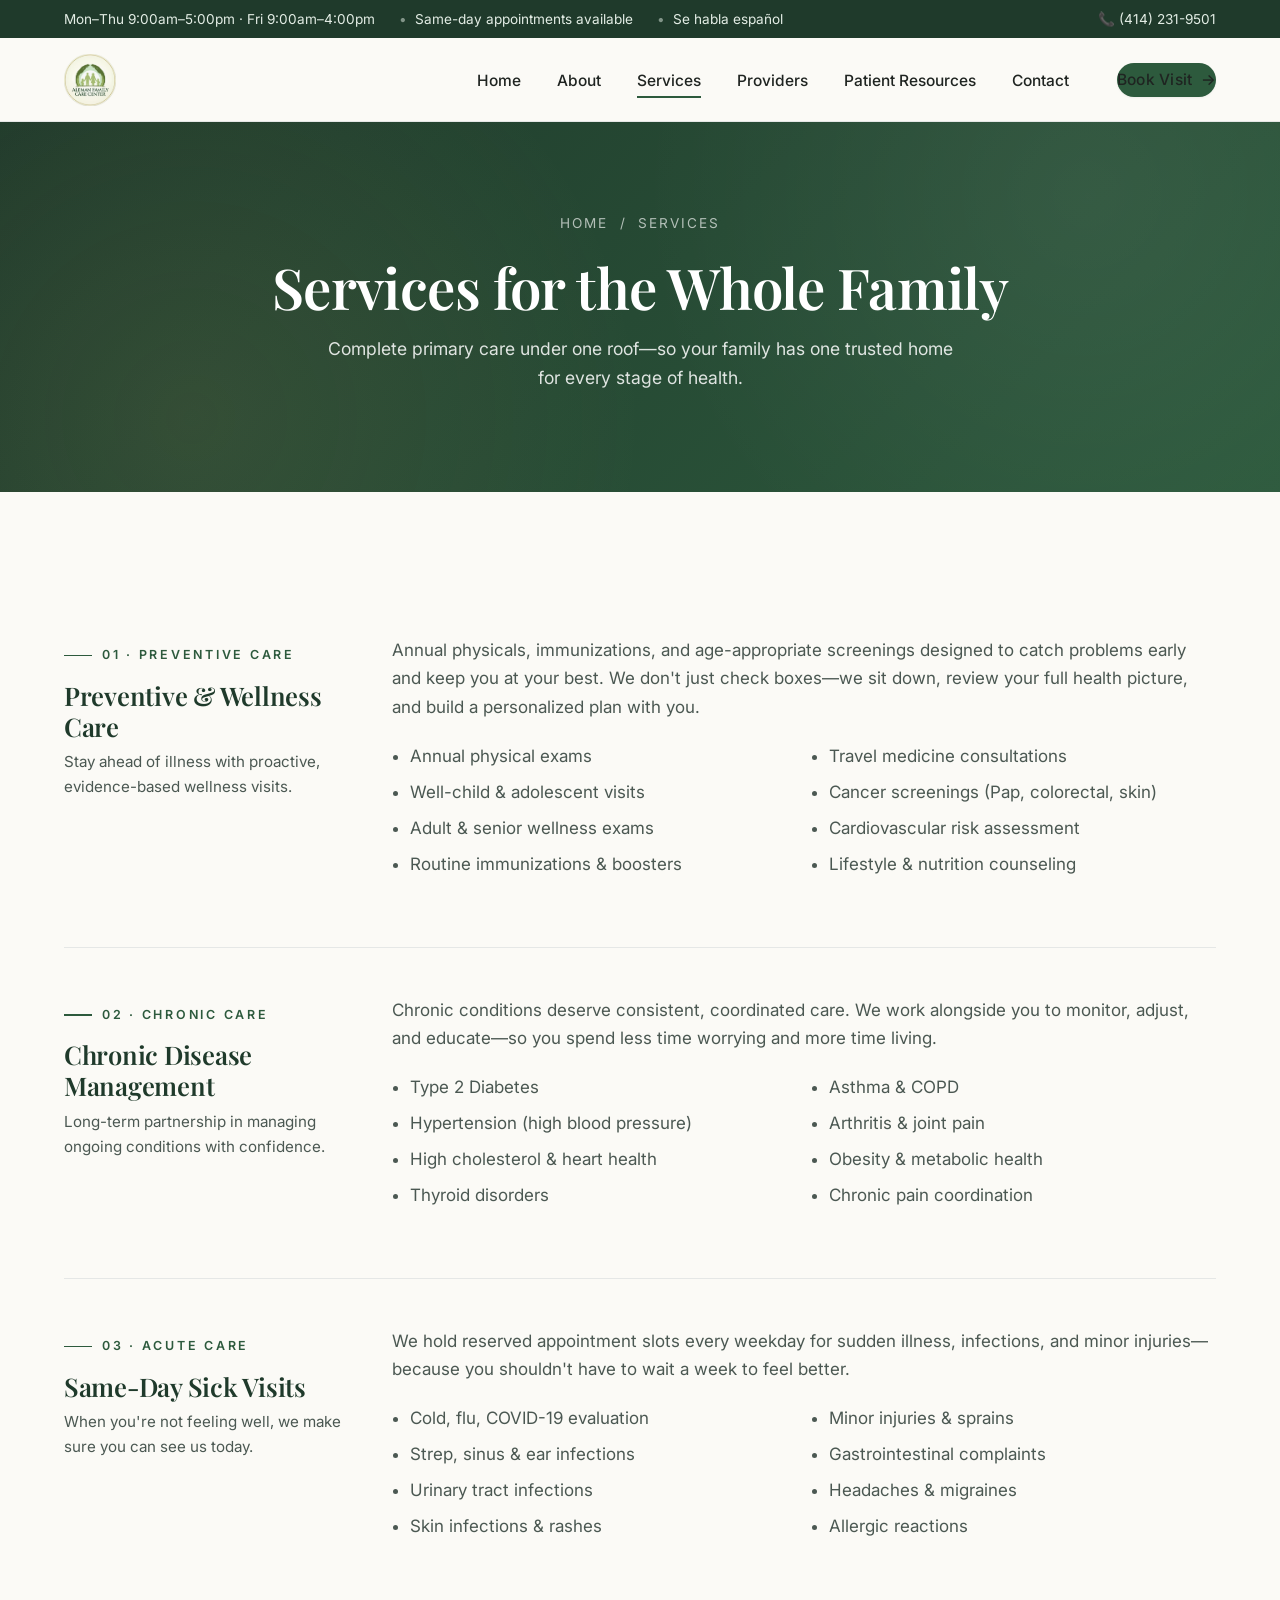
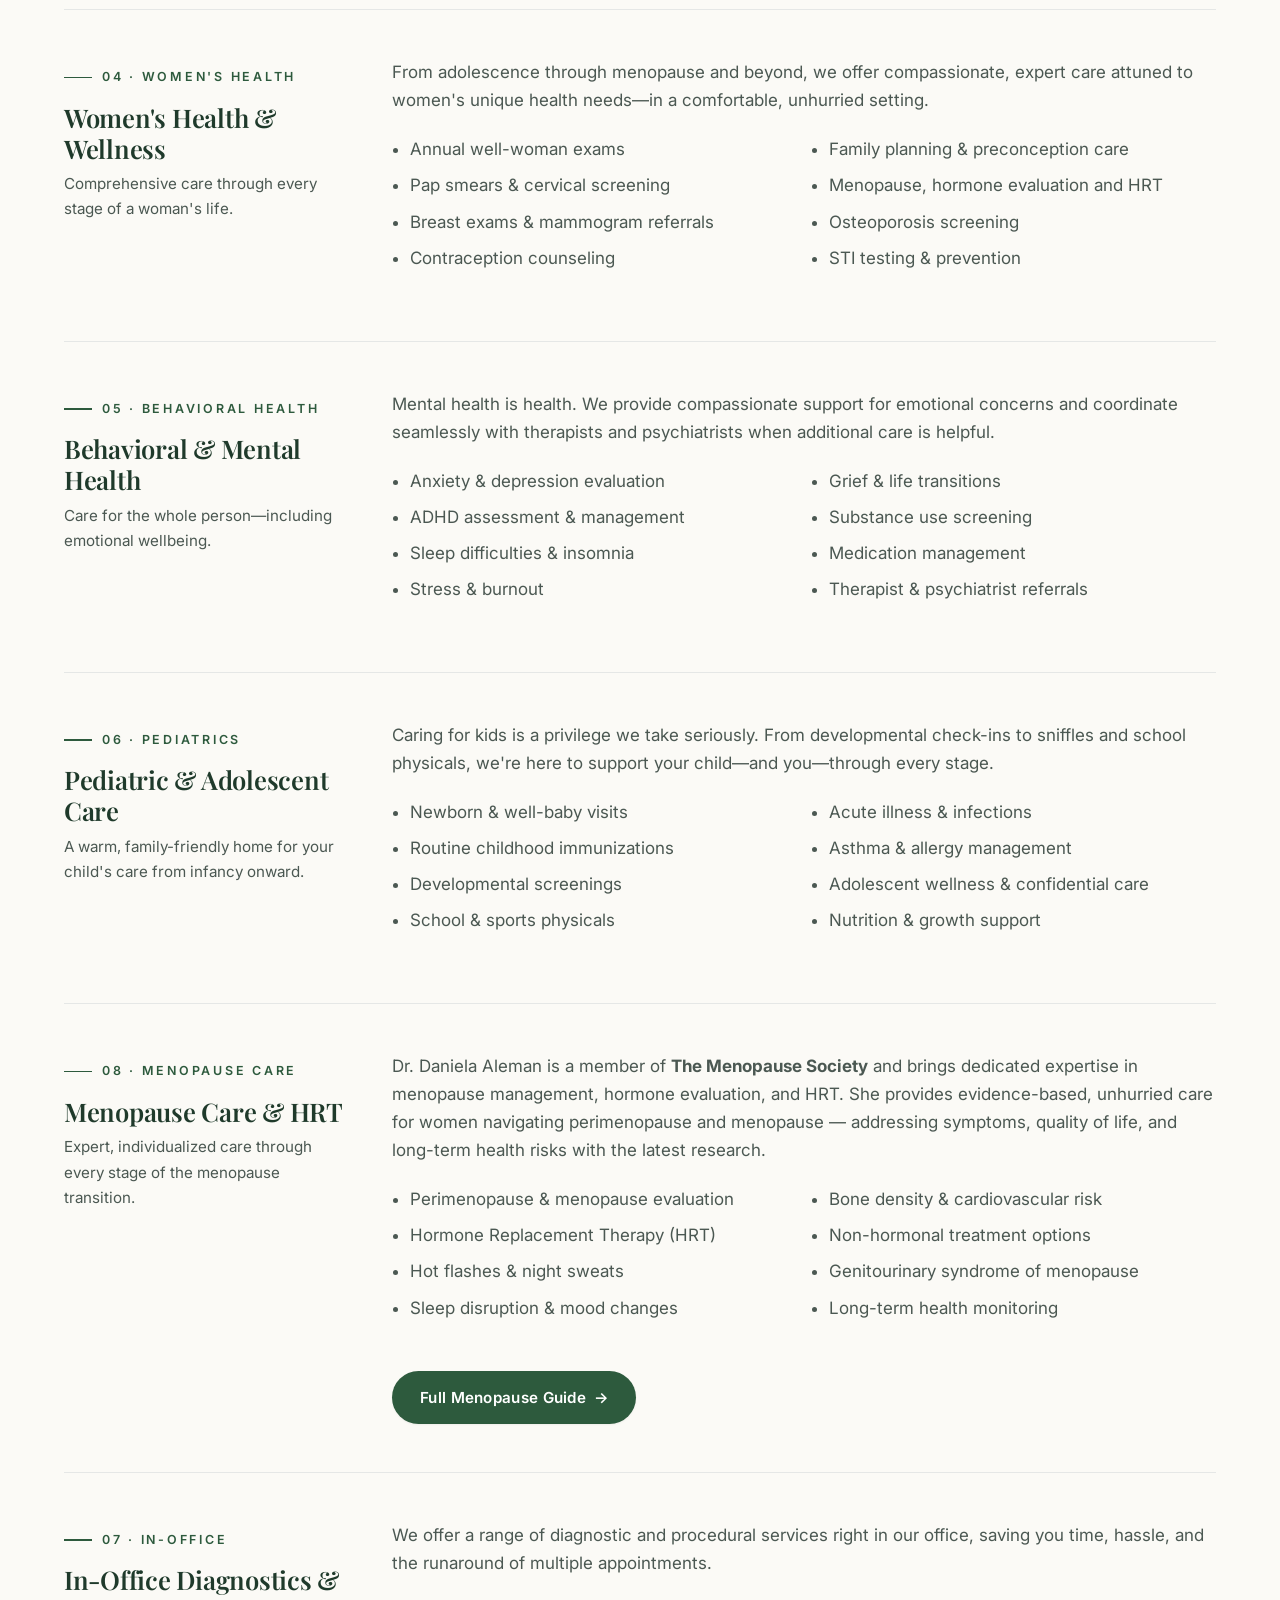
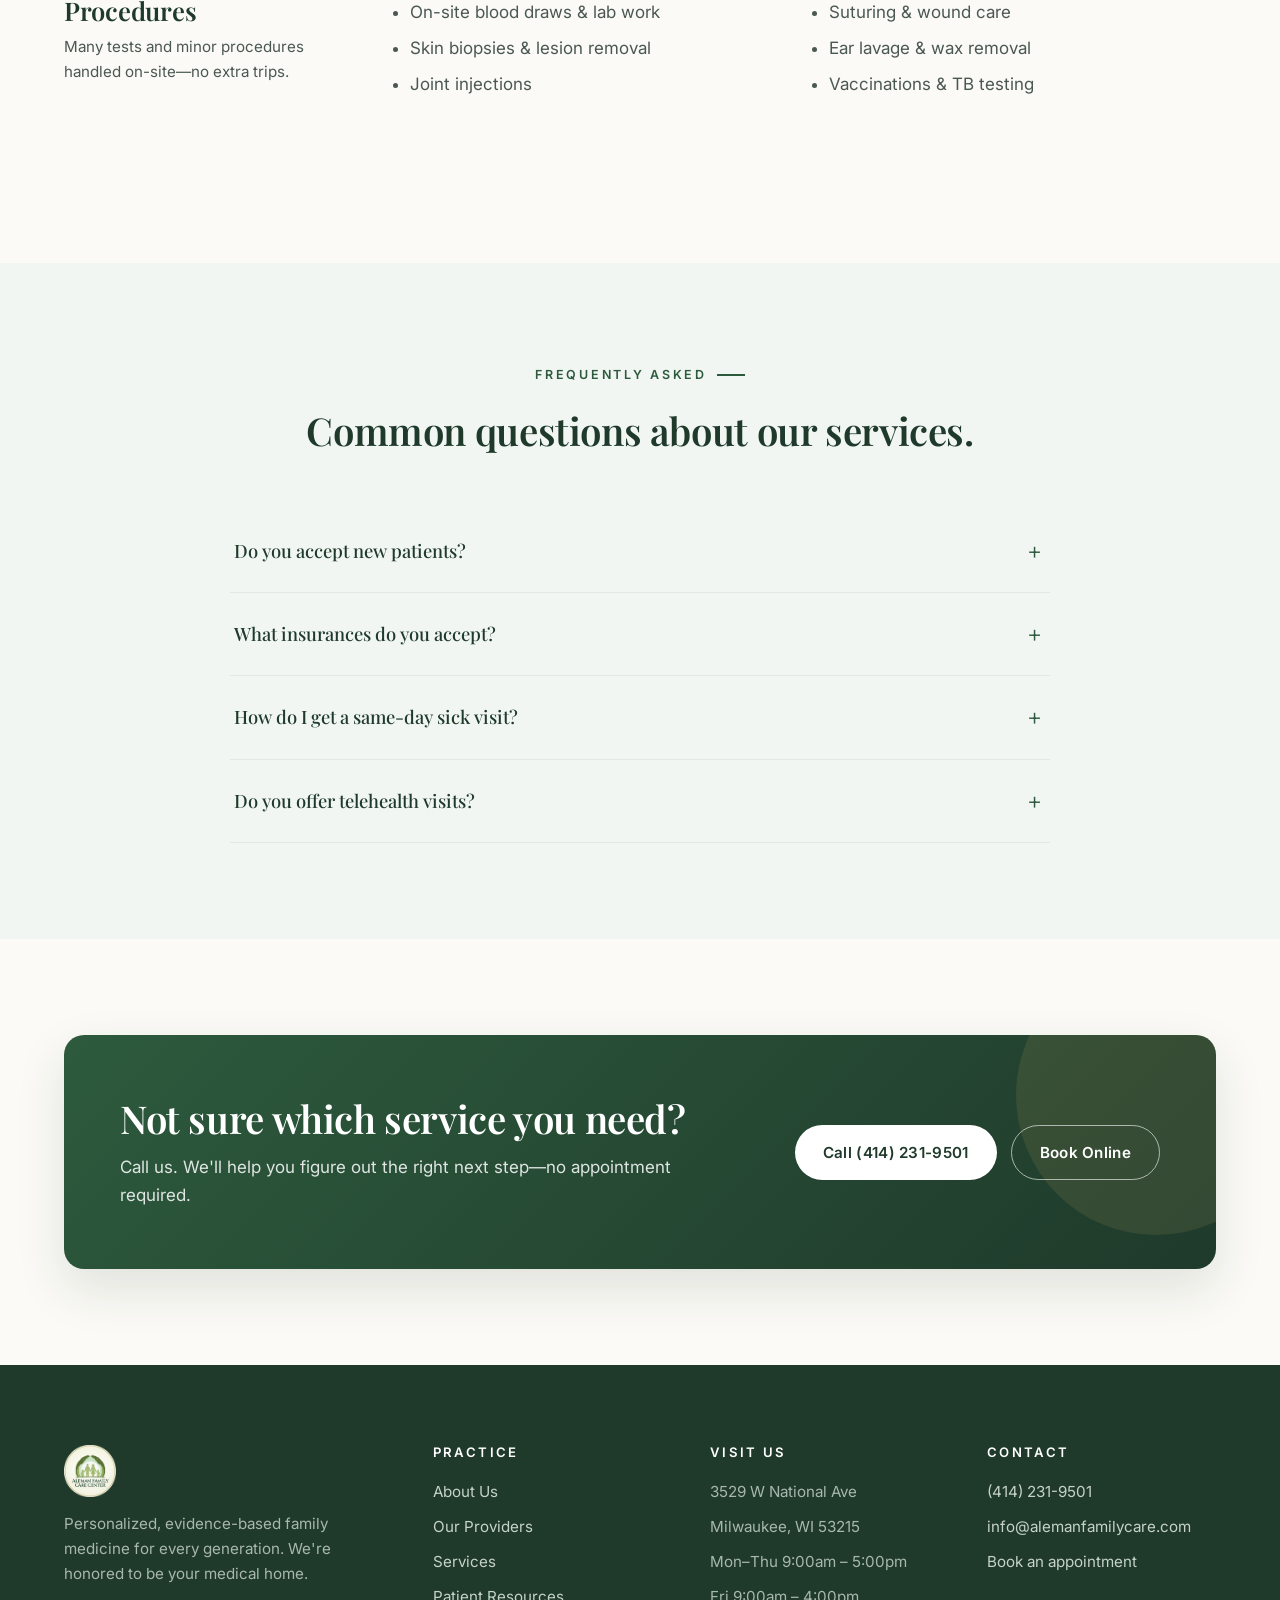
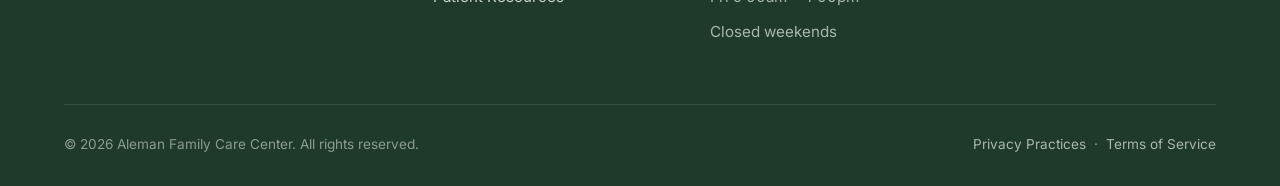
<file: services.html>
<!DOCTYPE html>
<html lang="en">
<head>
<meta charset="UTF-8" />
<meta name="viewport" content="width=device-width, initial-scale=1.0" />
<title>Services — Aleman Family Care Center</title>
<meta name="description" content="Comprehensive primary care services for the whole family — preventive wellness, chronic care, same-day sick visits, women's health, behavioral health, and pediatrics." />
<link rel="preconnect" href="https://fonts.googleapis.com">
<link rel="preconnect" href="https://fonts.gstatic.com" crossorigin>
<link href="https://fonts.googleapis.com/css2?family=Playfair+Display:ital,wght@0,400;0,500;0,600;0,700;1,400&family=Inter:wght@400;500;600;700&display=swap" rel="stylesheet">
<link rel="stylesheet" href="assets/styles.css" />
</head>
<body>

<div class="utility-bar">
  <div class="container">
    <div class="utility-info">
      <span>Mon–Thu 9:00am–5:00pm · Fri 9:00am–4:00pm</span>
      <span>Same-day appointments available</span>
      <span>Se habla español</span>
    </div>
    <div><a href="tel:+14142319501">📞 (414) 231-9501</a></div>
  </div>
</div>

<header class="nav">
  <div class="container nav-inner">
    <a href="index.html" class="brand">
      <img src="Logo.webp" alt="Aleman Family Care Center" style="height:52px;width:auto;display:block;">
    </a>
    <nav>
      <ul class="nav-links">
        <li><a href="index.html">Home</a></li>
        <li><a href="about.html">About</a></li>
        <li><a href="services.html">Services</a></li>
        <li><a href="providers.html">Providers</a></li>
        <li><a href="patients.html">Patient Resources</a></li>
        <li><a href="contact.html">Contact</a></li>
        <li><a href="contact.html#schedule" class="btn btn-primary nav-cta">Book Visit <span class="arrow">→</span></a></li>
      </ul>
    </nav>
    <button class="nav-toggle" aria-label="Toggle menu" aria-expanded="false"><span></span></button>
  </div>
</header>

<section class="page-header">
  <div class="container">
    <div class="breadcrumbs"><a href="index.html">Home</a> &nbsp;/&nbsp; Services</div>
    <h1>Services for the Whole Family</h1>
    <p>Complete primary care under one roof—so your family has one trusted home for every stage of health.</p>
  </div>
</section>

<section>
  <div class="container">

    <div class="service-detail reveal" id="preventive">
      <div>
        <span class="eyebrow">01 · Preventive Care</span>
        <h3>Preventive & Wellness Care</h3>
        <p style="font-size:.95rem;">Stay ahead of illness with proactive, evidence-based wellness visits.</p>
      </div>
      <div>
        <p>Annual physicals, immunizations, and age-appropriate screenings designed to catch problems early and keep you at your best. We don't just check boxes—we sit down, review your full health picture, and build a personalized plan with you.</p>
        <ul>
          <li>Annual physical exams</li>
          <li>Well-child & adolescent visits</li>
          <li>Adult & senior wellness exams</li>
          <li>Routine immunizations & boosters</li>
          <li>Travel medicine consultations</li>
          <li>Cancer screenings (Pap, colorectal, skin)</li>
          <li>Cardiovascular risk assessment</li>
          <li>Lifestyle & nutrition counseling</li>
        </ul>
      </div>
    </div>

    <div class="service-detail reveal" id="chronic">
      <div>
        <span class="eyebrow">02 · Chronic Care</span>
        <h3>Chronic Disease Management</h3>
        <p style="font-size:.95rem;">Long-term partnership in managing ongoing conditions with confidence.</p>
      </div>
      <div>
        <p>Chronic conditions deserve consistent, coordinated care. We work alongside you to monitor, adjust, and educate—so you spend less time worrying and more time living.</p>
        <ul>
          <li>Type 2 Diabetes</li>
          <li>Hypertension (high blood pressure)</li>
          <li>High cholesterol & heart health</li>
          <li>Thyroid disorders</li>
          <li>Asthma & COPD</li>
          <li>Arthritis & joint pain</li>
          <li>Obesity & metabolic health</li>
          <li>Chronic pain coordination</li>
        </ul>
      </div>
    </div>

    <div class="service-detail reveal" id="sick">
      <div>
        <span class="eyebrow">03 · Acute Care</span>
        <h3>Same-Day Sick Visits</h3>
        <p style="font-size:.95rem;">When you're not feeling well, we make sure you can see us today.</p>
      </div>
      <div>
        <p>We hold reserved appointment slots every weekday for sudden illness, infections, and minor injuries—because you shouldn't have to wait a week to feel better.</p>
        <ul>
          <li>Cold, flu, COVID-19 evaluation</li>
          <li>Strep, sinus & ear infections</li>
          <li>Urinary tract infections</li>
          <li>Skin infections & rashes</li>
          <li>Minor injuries & sprains</li>
          <li>Gastrointestinal complaints</li>
          <li>Headaches & migraines</li>
          <li>Allergic reactions</li>
        </ul>
      </div>
    </div>

    <div class="service-detail reveal" id="womens">
      <div>
        <span class="eyebrow">04 · Women's Health</span>
        <h3>Women's Health & Wellness</h3>
        <p style="font-size:.95rem;">Comprehensive care through every stage of a woman's life.</p>
      </div>
      <div>
        <p>From adolescence through menopause and beyond, we offer compassionate, expert care attuned to women's unique health needs—in a comfortable, unhurried setting.</p>
        <ul>
          <li>Annual well-woman exams</li>
          <li>Pap smears & cervical screening</li>
          <li>Breast exams & mammogram referrals</li>
          <li>Contraception counseling</li>
          <li>Family planning & preconception care</li>
          <li>Menopause, hormone evaluation and HRT</li>
          <li>Osteoporosis screening</li>
          <li>STI testing & prevention</li>
        </ul>
      </div>
    </div>

    <div class="service-detail reveal" id="behavioral">
      <div>
        <span class="eyebrow">05 · Behavioral Health</span>
        <h3>Behavioral & Mental Health</h3>
        <p style="font-size:.95rem;">Care for the whole person—including emotional wellbeing.</p>
      </div>
      <div>
        <p>Mental health is health. We provide compassionate support for emotional concerns and coordinate seamlessly with therapists and psychiatrists when additional care is helpful.</p>
        <ul>
          <li>Anxiety & depression evaluation</li>
          <li>ADHD assessment & management</li>
          <li>Sleep difficulties & insomnia</li>
          <li>Stress & burnout</li>
          <li>Grief & life transitions</li>
          <li>Substance use screening</li>
          <li>Medication management</li>
          <li>Therapist & psychiatrist referrals</li>
        </ul>
      </div>
    </div>

    <div class="service-detail reveal" id="pediatric">
      <div>
        <span class="eyebrow">06 · Pediatrics</span>
        <h3>Pediatric & Adolescent Care</h3>
        <p style="font-size:.95rem;">A warm, family-friendly home for your child's care from infancy onward.</p>
      </div>
      <div>
        <p>Caring for kids is a privilege we take seriously. From developmental check-ins to sniffles and school physicals, we're here to support your child—and you—through every stage.</p>
        <ul>
          <li>Newborn & well-baby visits</li>
          <li>Routine childhood immunizations</li>
          <li>Developmental screenings</li>
          <li>School & sports physicals</li>
          <li>Acute illness & infections</li>
          <li>Asthma & allergy management</li>
          <li>Adolescent wellness & confidential care</li>
          <li>Nutrition & growth support</li>
        </ul>
      </div>
    </div>

    <div class="service-detail reveal" id="menopause">
      <div>
        <span class="eyebrow">08 · Menopause Care</span>
        <h3>Menopause Care & HRT</h3>
        <p style="font-size:.95rem;">Expert, individualized care through every stage of the menopause transition.</p>
      </div>
      <div>
        <p>Dr. Daniela Aleman is a member of <strong>The Menopause Society</strong> and brings dedicated expertise in menopause management, hormone evaluation, and HRT. She provides evidence-based, unhurried care for women navigating perimenopause and menopause — addressing symptoms, quality of life, and long-term health risks with the latest research.</p>
        <ul>
          <li>Perimenopause &amp; menopause evaluation</li>
          <li>Hormone Replacement Therapy (HRT)</li>
          <li>Hot flashes &amp; night sweats</li>
          <li>Sleep disruption &amp; mood changes</li>
          <li>Bone density &amp; cardiovascular risk</li>
          <li>Non-hormonal treatment options</li>
          <li>Genitourinary syndrome of menopause</li>
          <li>Long-term health monitoring</li>
        </ul>
        <a href="menopause.html" class="btn btn-primary" style="margin-top:28px; display:inline-flex; align-items:center; gap:8px;">Full Menopause Guide <span class="arrow">→</span></a>
      </div>
    </div>

    <div class="service-detail reveal" id="in-office">
      <div>
        <span class="eyebrow">07 · In-Office</span>
        <h3>In-Office Diagnostics & Procedures</h3>
        <p style="font-size:.95rem;">Many tests and minor procedures handled on-site—no extra trips.</p>
      </div>
      <div>
        <p>We offer a range of diagnostic and procedural services right in our office, saving you time, hassle, and the runaround of multiple appointments.</p>
        <ul>
          <li>On-site blood draws & lab work</li>
          <li>Skin biopsies & lesion removal</li>
          <li>Joint injections</li>
          <li>Suturing & wound care</li>
          <li>Ear lavage & wax removal</li>
          <li>Vaccinations & TB testing</li>
        </ul>
      </div>
    </div>

  </div>
</section>

<section class="section-alt">
  <div class="container">
    <div class="section-head reveal">
      <span class="eyebrow">Frequently Asked</span>
      <h2>Common questions about our services.</h2>
    </div>
    <div class="faq reveal">
      <details class="faq-item">
        <summary>Do you accept new patients?</summary>
        <p>Yes—our practice is open to new patients of all ages. The easiest way to get started is to call us or fill out the new patient form on our Patient Resources page.</p>
      </details>
      <details class="faq-item">
        <summary>What insurances do you accept?</summary>
        <p>We are in-network with Medicaid (BadgerCare Plus), Aetna, Anthem BlueCross Blue Shield, Centivo, Chorus Community Health Plans, Employer's Healthcare Coalition of WI, Health Payment Systems, Humana, Independent Care Health Plan (iCare), Network Health Plan, Sheboygan Employers Health Network, Trilogy Health Networks, United Healthcare, Unity Preferred, and WPS. We also welcome self-pay patients. If you have questions about your specific plan, please call us at <a href="tel:+14142319501">(414) 231-9501</a>.</p>
      </details>
      <details class="faq-item">
        <summary>How do I get a same-day sick visit?</summary>
        <p>Call our office first thing in the morning. We reserve appointment slots every weekday for acute concerns, and we'll do our best to see you the same day.</p>
      </details>
      <details class="faq-item">
        <summary>Do you offer telehealth visits?</summary>
        <p>Yes—telehealth visits are available for many concerns including follow-ups, behavioral health check-ins, prescription refills, and minor illnesses. Ask when you book.</p>
      </details>
    </div>
  </div>
</section>

<section>
  <div class="container">
    <div class="cta-banner reveal">
      <div>
        <h2>Not sure which service you need?</h2>
        <p>Call us. We'll help you figure out the right next step—no appointment required.</p>
      </div>
      <div class="cta-actions">
        <a href="tel:+14142319501" class="btn btn-primary">Call (414) 231-9501</a>
        <a href="contact.html#schedule" class="btn btn-outline">Book Online</a>
      </div>
    </div>
  </div>
</section>

<footer class="footer">
  <div class="container">
    <div class="footer-grid">
      <div>
        <a href="index.html" class="brand">
      <img src="Logo.webp" alt="Aleman Family Care Center" style="height:52px;width:auto;display:block;">
    </a>
        <p style="margin-top:14px; max-width:320px;">Personalized, evidence-based family medicine for every generation. We're honored to be your medical home.</p>
      </div>
      <div>
        <h4>Practice</h4>
        <ul>
          <li><a href="about.html">About Us</a></li>
          <li><a href="providers.html">Our Providers</a></li>
          <li><a href="services.html">Services</a></li>
          <li><a href="patients.html">Patient Resources</a></li>
        </ul>
      </div>
      <div>
        <h4>Visit Us</h4>
        <ul>
          <li>3529 W National Ave</li>
          <li>Milwaukee, WI 53215</li>
          <li>Mon–Thu 9:00am – 5:00pm</li>
          <li>Fri 9:00am – 4:00pm</li>
          <li>Closed weekends</li>
          
          
        </ul>
      </div>
      <div>
        <h4>Contact</h4>
        <ul>
          <li><a href="tel:+14142319501">(414) 231-9501</a></li>
          <li><a href="mailto:info@alemanfamilycare.com">info@alemanfamilycare.com</a></li>
          <li><a href="contact.html#schedule">Book an appointment</a></li>
        </ul>
      </div>
    </div>
    <div class="footer-bottom">
      <div>© <span id="year">2026</span> Aleman Family Care Center. All rights reserved.</div>
      <div><a href="hipaa.html" style="color:rgba(227,237,229,.7);">Privacy Practices</a> &nbsp;&middot;&nbsp; <a href="terms.html" style="color:rgba(227,237,229,.7);">Terms of Service</a></div>
    </div>
  </div>
</footer>

<script src="assets/script.js"></script>
</body>
</html>
</file>
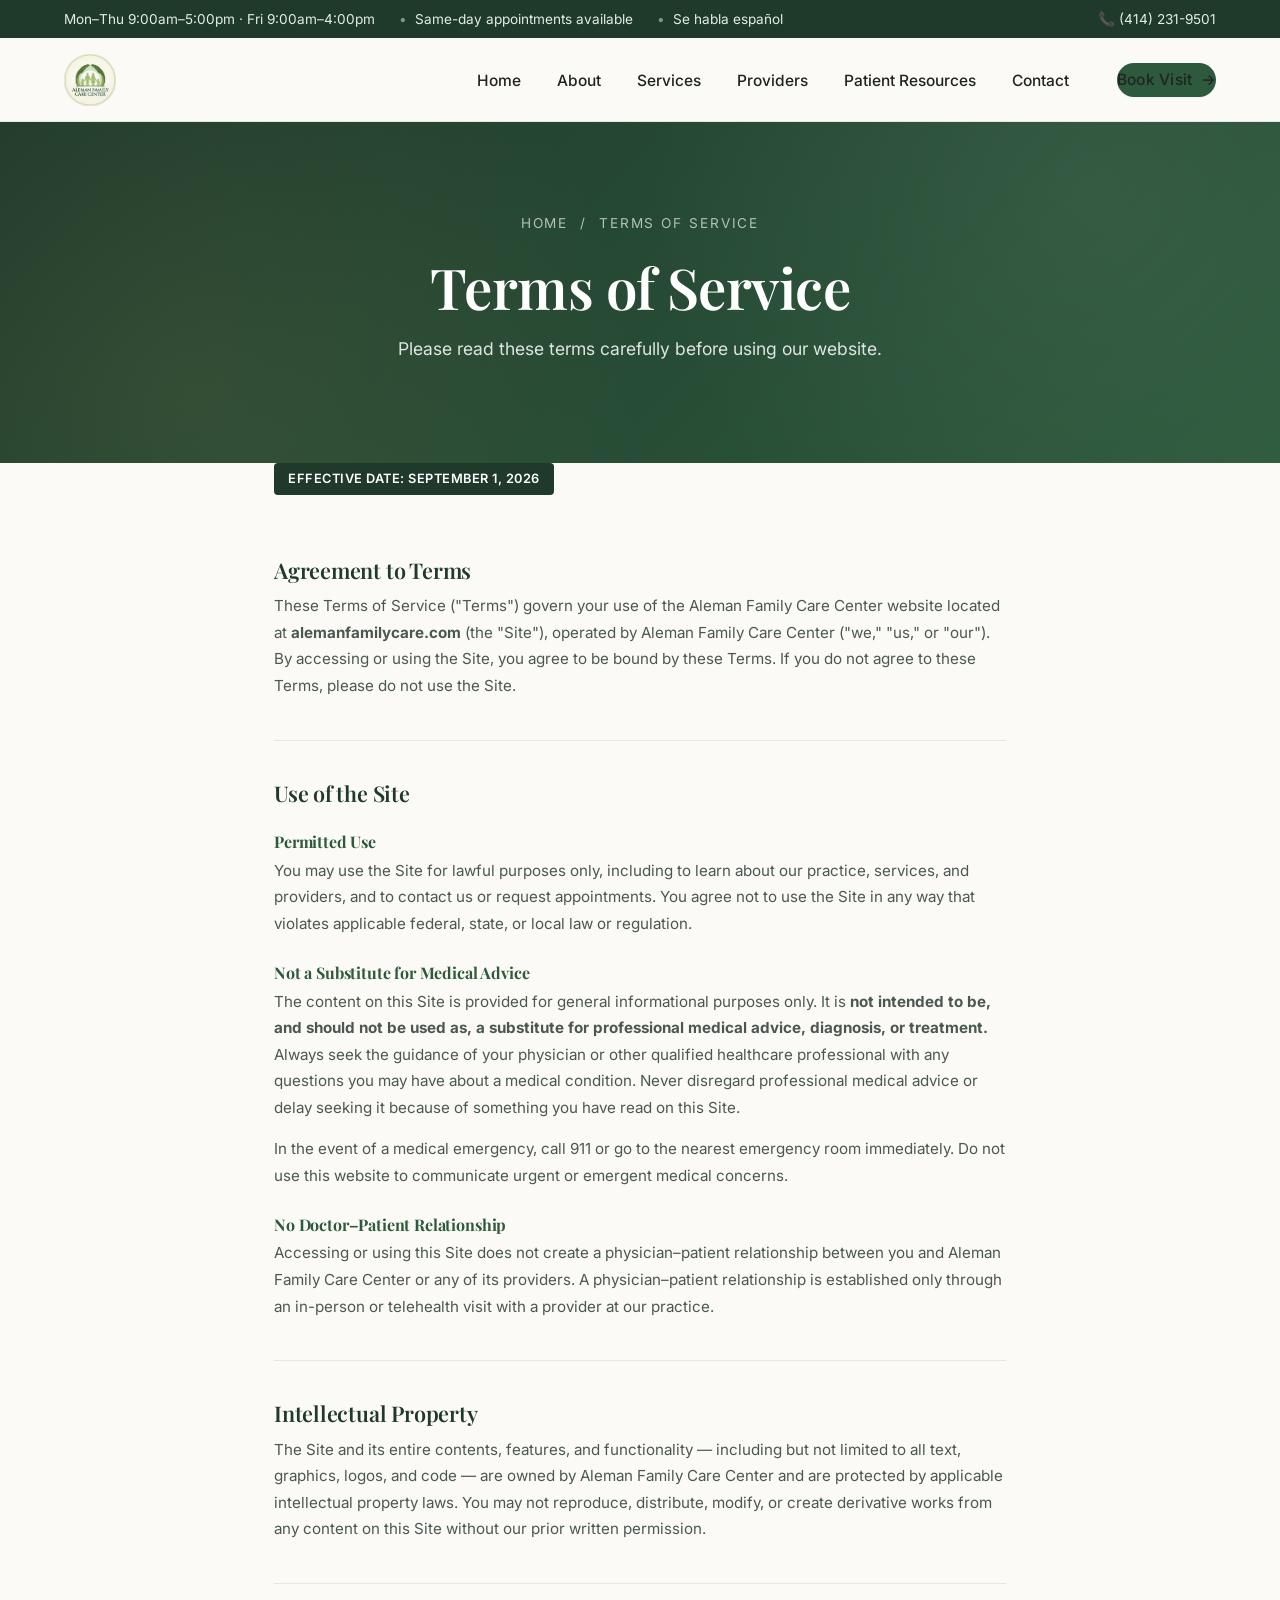
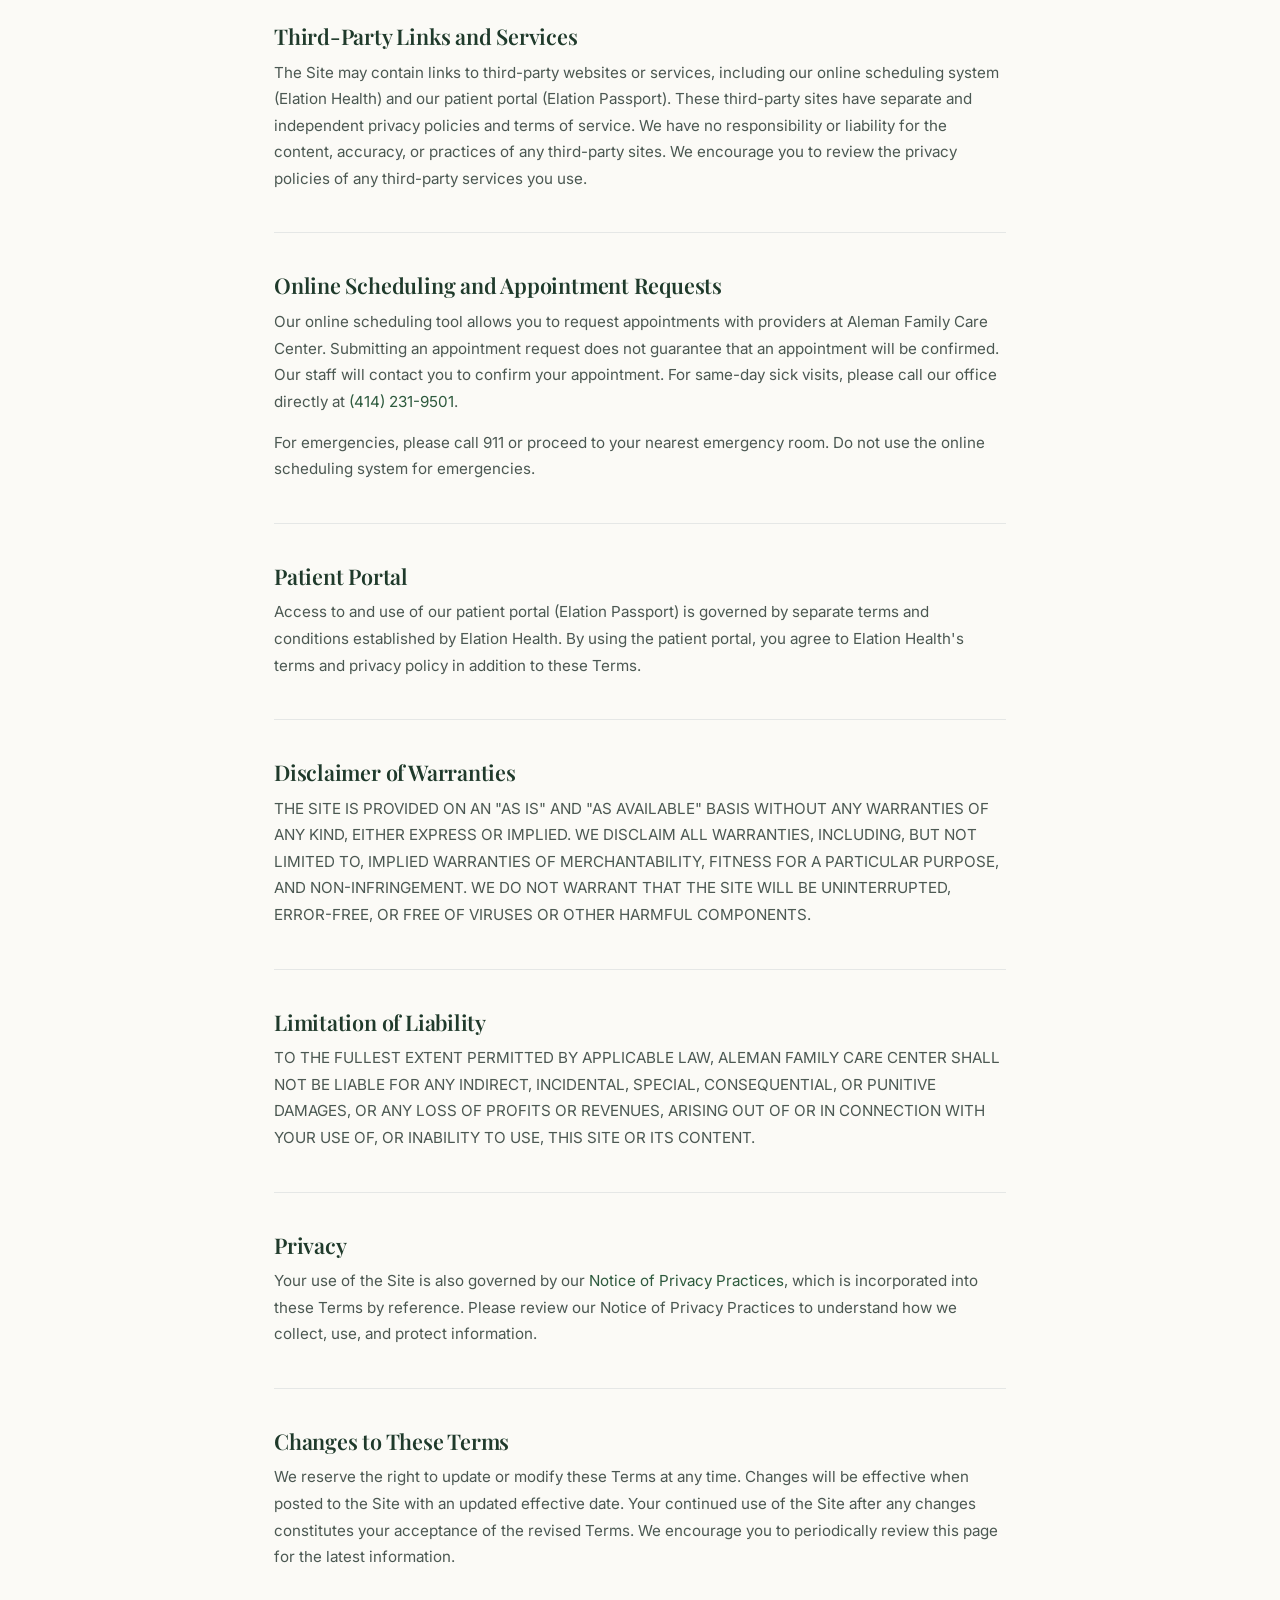
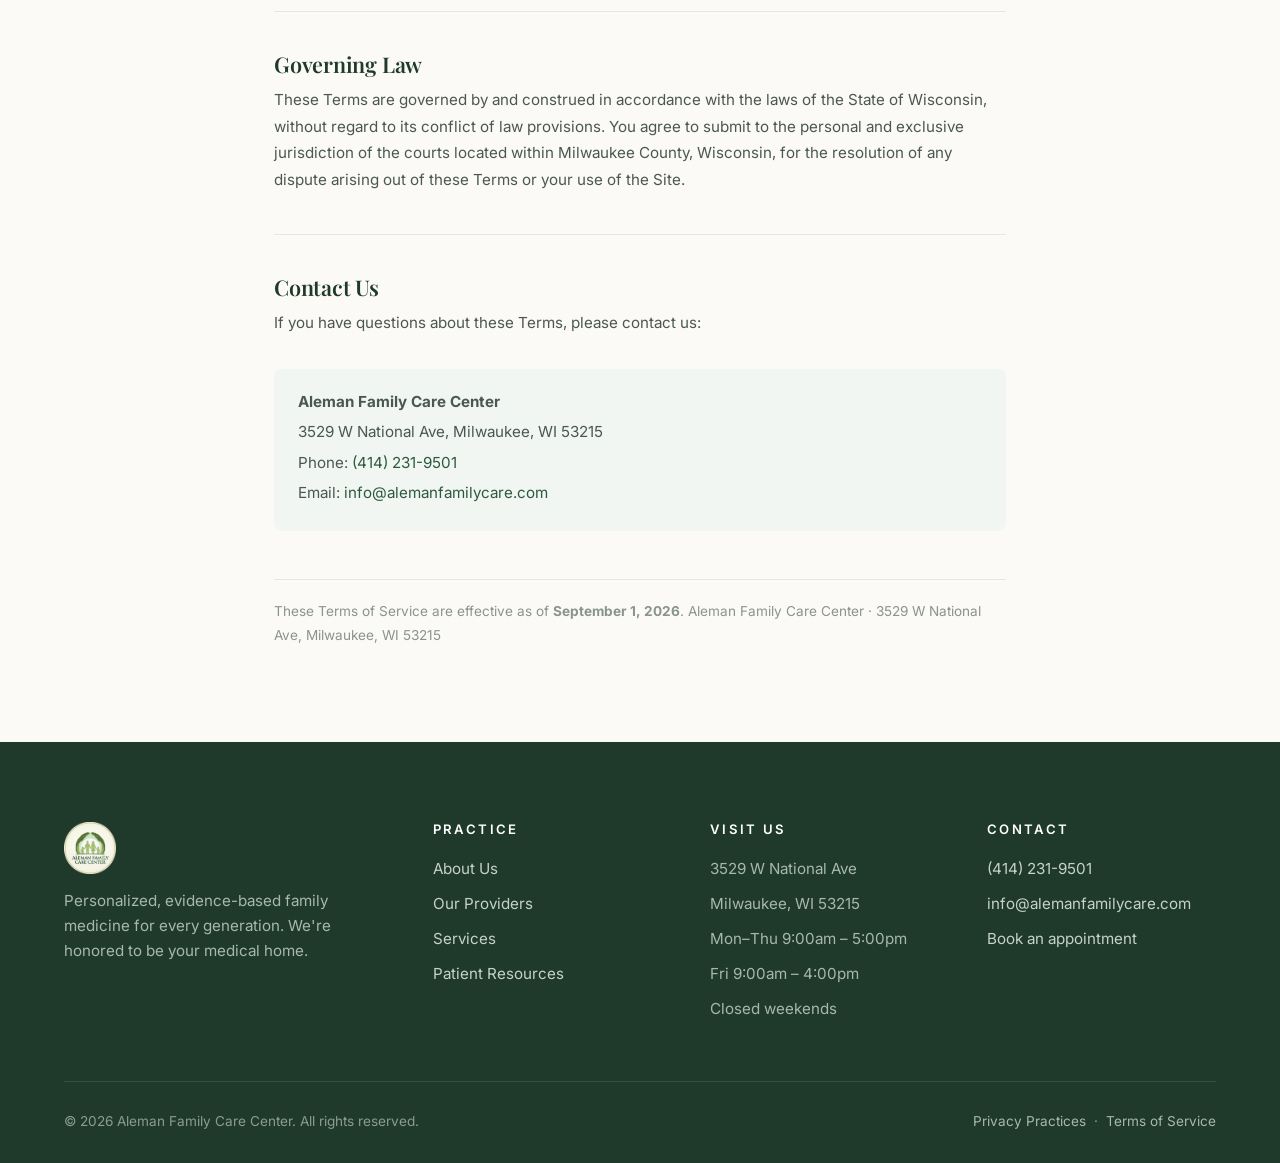
<file: terms.html>
<!DOCTYPE html>
<html lang="en">
<head>
<meta charset="UTF-8" />
<meta name="viewport" content="width=device-width, initial-scale=1.0" />
<title>Terms of Service — Aleman Family Care Center</title>
<meta name="description" content="Terms of Service for the Aleman Family Care Center website." />
<link rel="preconnect" href="https://fonts.googleapis.com">
<link rel="preconnect" href="https://fonts.gstatic.com" crossorigin>
<link href="https://fonts.googleapis.com/css2?family=Playfair+Display:ital,wght@0,400;0,500;0,600;0,700;1,400&family=Inter:wght@400;500;600;700&display=swap" rel="stylesheet">
<link rel="stylesheet" href="assets/styles.css" />
<style>
  .legal-body { max-width: 780px; margin: 0 auto; padding: 0 24px 80px; }
  .legal-body h2 { font-family: 'Playfair Display', serif; font-size: 1.35rem; color: var(--forest-900); margin: 2.2rem 0 .6rem; }
  .legal-body h3 { font-size: 1rem; font-weight: 700; color: var(--forest-700); margin: 1.6rem 0 .4rem; }
  .legal-body p  { font-size: .95rem; color: var(--grey-700); line-height: 1.75; margin-bottom: .9rem; }
  .legal-body ul { padding-left: 1.4rem; margin-bottom: .9rem; }
  .legal-body li { font-size: .95rem; color: var(--grey-700); line-height: 1.7; margin-bottom: .3rem; }
  .effective-badge {
    display: inline-block;
    background: var(--forest-900);
    color: #fff;
    font-size: .8rem;
    font-weight: 600;
    letter-spacing: .04em;
    text-transform: uppercase;
    padding: 5px 14px;
    border-radius: 4px;
    margin-bottom: 28px;
  }
  .legal-divider { border: none; border-top: 1px solid var(--grey-200); margin: 2.5rem 0; }
  .contact-block {
    background: var(--sage-100);
    border-radius: 8px;
    padding: 20px 24px;
    margin-top: 2rem;
  }
  .contact-block p { margin: 0 0 4px; }
</style>
</head>
<body>

<div class="utility-bar">
  <div class="container">
    <div class="utility-info">
      <span>Mon–Thu 9:00am–5:00pm · Fri 9:00am–4:00pm</span>
      <span>Same-day appointments available</span>
      <span>Se habla español</span>
    </div>
    <div><a href="tel:+14142319501">📞 (414) 231-9501</a></div>
  </div>
</div>

<header class="nav">
  <div class="container nav-inner">
    <a href="index.html" class="brand">
      <img src="Logo.webp" alt="Aleman Family Care Center" style="height:52px;width:auto;display:block;">
    </a>
    <nav>
      <ul class="nav-links">
        <li><a href="index.html">Home</a></li>
        <li><a href="about.html">About</a></li>
        <li><a href="services.html">Services</a></li>
        <li><a href="providers.html">Providers</a></li>
        <li><a href="patients.html">Patient Resources</a></li>
        <li><a href="contact.html">Contact</a></li>
        <li><a href="contact.html#schedule" class="btn btn-primary nav-cta">Book Visit <span class="arrow">→</span></a></li>
      </ul>
    </nav>
    <button class="nav-toggle" aria-label="Toggle menu" aria-expanded="false"><span></span></button>
  </div>
</header>

<section class="page-header">
  <div class="container">
    <div class="breadcrumbs"><a href="index.html">Home</a> &nbsp;/&nbsp; Terms of Service</div>
    <h1>Terms of Service</h1>
    <p>Please read these terms carefully before using our website.</p>
  </div>
</section>

<div class="legal-body">

  <span class="effective-badge">Effective Date: September 1, 2026</span>

  <h2>Agreement to Terms</h2>
  <p>These Terms of Service ("Terms") govern your use of the Aleman Family Care Center website located at <strong>alemanfamilycare.com</strong> (the "Site"), operated by Aleman Family Care Center ("we," "us," or "our"). By accessing or using the Site, you agree to be bound by these Terms. If you do not agree to these Terms, please do not use the Site.</p>

  <hr class="legal-divider" />

  <h2>Use of the Site</h2>

  <h3>Permitted Use</h3>
  <p>You may use the Site for lawful purposes only, including to learn about our practice, services, and providers, and to contact us or request appointments. You agree not to use the Site in any way that violates applicable federal, state, or local law or regulation.</p>

  <h3>Not a Substitute for Medical Advice</h3>
  <p>The content on this Site is provided for general informational purposes only. It is <strong>not intended to be, and should not be used as, a substitute for professional medical advice, diagnosis, or treatment.</strong> Always seek the guidance of your physician or other qualified healthcare professional with any questions you may have about a medical condition. Never disregard professional medical advice or delay seeking it because of something you have read on this Site.</p>
  <p>In the event of a medical emergency, call 911 or go to the nearest emergency room immediately. Do not use this website to communicate urgent or emergent medical concerns.</p>

  <h3>No Doctor–Patient Relationship</h3>
  <p>Accessing or using this Site does not create a physician–patient relationship between you and Aleman Family Care Center or any of its providers. A physician–patient relationship is established only through an in-person or telehealth visit with a provider at our practice.</p>

  <hr class="legal-divider" />

  <h2>Intellectual Property</h2>
  <p>The Site and its entire contents, features, and functionality — including but not limited to all text, graphics, logos, and code — are owned by Aleman Family Care Center and are protected by applicable intellectual property laws. You may not reproduce, distribute, modify, or create derivative works from any content on this Site without our prior written permission.</p>

  <hr class="legal-divider" />

  <h2>Third-Party Links and Services</h2>
  <p>The Site may contain links to third-party websites or services, including our online scheduling system (Elation Health) and our patient portal (Elation Passport). These third-party sites have separate and independent privacy policies and terms of service. We have no responsibility or liability for the content, accuracy, or practices of any third-party sites. We encourage you to review the privacy policies of any third-party services you use.</p>

  <hr class="legal-divider" />

  <h2>Online Scheduling and Appointment Requests</h2>
  <p>Our online scheduling tool allows you to request appointments with providers at Aleman Family Care Center. Submitting an appointment request does not guarantee that an appointment will be confirmed. Our staff will contact you to confirm your appointment. For same-day sick visits, please call our office directly at <a href="tel:+14142319501">(414) 231-9501</a>.</p>
  <p>For emergencies, please call 911 or proceed to your nearest emergency room. Do not use the online scheduling system for emergencies.</p>

  <hr class="legal-divider" />

  <h2>Patient Portal</h2>
  <p>Access to and use of our patient portal (Elation Passport) is governed by separate terms and conditions established by Elation Health. By using the patient portal, you agree to Elation Health's terms and privacy policy in addition to these Terms.</p>

  <hr class="legal-divider" />

  <h2>Disclaimer of Warranties</h2>
  <p>THE SITE IS PROVIDED ON AN "AS IS" AND "AS AVAILABLE" BASIS WITHOUT ANY WARRANTIES OF ANY KIND, EITHER EXPRESS OR IMPLIED. WE DISCLAIM ALL WARRANTIES, INCLUDING, BUT NOT LIMITED TO, IMPLIED WARRANTIES OF MERCHANTABILITY, FITNESS FOR A PARTICULAR PURPOSE, AND NON-INFRINGEMENT. WE DO NOT WARRANT THAT THE SITE WILL BE UNINTERRUPTED, ERROR-FREE, OR FREE OF VIRUSES OR OTHER HARMFUL COMPONENTS.</p>

  <hr class="legal-divider" />

  <h2>Limitation of Liability</h2>
  <p>TO THE FULLEST EXTENT PERMITTED BY APPLICABLE LAW, ALEMAN FAMILY CARE CENTER SHALL NOT BE LIABLE FOR ANY INDIRECT, INCIDENTAL, SPECIAL, CONSEQUENTIAL, OR PUNITIVE DAMAGES, OR ANY LOSS OF PROFITS OR REVENUES, ARISING OUT OF OR IN CONNECTION WITH YOUR USE OF, OR INABILITY TO USE, THIS SITE OR ITS CONTENT.</p>

  <hr class="legal-divider" />

  <h2>Privacy</h2>
  <p>Your use of the Site is also governed by our <a href="hipaa.html">Notice of Privacy Practices</a>, which is incorporated into these Terms by reference. Please review our Notice of Privacy Practices to understand how we collect, use, and protect information.</p>

  <hr class="legal-divider" />

  <h2>Changes to These Terms</h2>
  <p>We reserve the right to update or modify these Terms at any time. Changes will be effective when posted to the Site with an updated effective date. Your continued use of the Site after any changes constitutes your acceptance of the revised Terms. We encourage you to periodically review this page for the latest information.</p>

  <hr class="legal-divider" />

  <h2>Governing Law</h2>
  <p>These Terms are governed by and construed in accordance with the laws of the State of Wisconsin, without regard to its conflict of law provisions. You agree to submit to the personal and exclusive jurisdiction of the courts located within Milwaukee County, Wisconsin, for the resolution of any dispute arising out of these Terms or your use of the Site.</p>

  <hr class="legal-divider" />

  <h2>Contact Us</h2>
  <p>If you have questions about these Terms, please contact us:</p>

  <div class="contact-block">
    <p><strong>Aleman Family Care Center</strong></p>
    <p>3529 W National Ave, Milwaukee, WI 53215</p>
    <p>Phone: <a href="tel:+14142319501">(414) 231-9501</a></p>
    <p>Email: <a href="mailto:info@alemanfamilycare.com">info@alemanfamilycare.com</a></p>
  </div>

  <p style="font-size:.85rem; color:var(--grey-500); margin-top:48px; border-top:1px solid var(--grey-200); padding-top:20px;">
    These Terms of Service are effective as of <strong>September 1, 2026</strong>. Aleman Family Care Center · 3529 W National Ave, Milwaukee, WI 53215
  </p>

</div>

<footer class="footer">
  <div class="container">
    <div class="footer-grid">
      <div>
        <a href="index.html" class="brand">
      <img src="Logo.webp" alt="Aleman Family Care Center" style="height:52px;width:auto;display:block;">
    </a>
        <p style="margin-top:14px; max-width:320px;">Personalized, evidence-based family medicine for every generation. We're honored to be your medical home.</p>
      </div>
      <div>
        <h4>Practice</h4>
        <ul>
          <li><a href="about.html">About Us</a></li>
          <li><a href="providers.html">Our Providers</a></li>
          <li><a href="services.html">Services</a></li>
          <li><a href="patients.html">Patient Resources</a></li>
        </ul>
      </div>
      <div>
        <h4>Visit Us</h4>
        <ul>
          <li>3529 W National Ave</li>
          <li>Milwaukee, WI 53215</li>
          <li>Mon–Thu 9:00am – 5:00pm</li>
          <li>Fri 9:00am – 4:00pm</li>
          <li>Closed weekends</li>
        </ul>
      </div>
      <div>
        <h4>Contact</h4>
        <ul>
          <li><a href="tel:+14142319501">(414) 231-9501</a></li>
          <li><a href="mailto:info@alemanfamilycare.com">info@alemanfamilycare.com</a></li>
          <li><a href="contact.html#schedule">Book an appointment</a></li>
        </ul>
      </div>
    </div>
    <div class="footer-bottom">
      <div>© <span id="year">2026</span> Aleman Family Care Center. All rights reserved.</div>
      <div><a href="hipaa.html" style="color:rgba(227,237,229,.7);">Privacy Practices</a> &nbsp;&middot;&nbsp; <a href="terms.html" style="color:rgba(227,237,229,.7);">Terms of Service</a></div>
    </div>
  </div>
</footer>

<script src="assets/script.js"></script>
</body>
</html>
</file>
<file: assets/styles.css>
/* ==========================================================================
   Aleman Family Medical Center — Stylesheet
   Palette:
     --forest-900: deepest forest green (headings, dark surfaces)
     --forest-700: primary brand green (buttons, links, nav)
     --forest-500: mid green (accents, hovers)
     --sage-200:  pale sage tint (soft backgrounds)
     --cream:     warm off-white (page background)
     --grey-*:    neutral greys (text, borders)
   ========================================================================== */

:root {
  --forest-900: #1f3a2b;
  --forest-700: #2d5a3d;
  --forest-500: #3d7a52;
  --forest-300: #7fa68c;
  --sage-200:   #e3ede5;
  --sage-100:   #f1f6f2;
  --cream:      #fbfaf6;
  --grey-900:   #1f2421;
  --grey-700:   #4b5852;
  --grey-500:   #8a948f;
  --grey-300:   #cfd4d1;
  --grey-200:   #e5e7e6;
  --grey-100:   #f3f5f3;
  --white:      #ffffff;
  --accent-gold: #c8a967;

  --shadow-sm: 0 1px 2px rgba(31, 58, 43, 0.06);
  --shadow-md: 0 8px 24px rgba(31, 58, 43, 0.08);
  --shadow-lg: 0 20px 50px rgba(31, 58, 43, 0.12);

  --radius-sm: 6px;
  --radius-md: 12px;
  --radius-lg: 20px;

  --font-serif: 'Playfair Display', Georgia, 'Times New Roman', serif;
  --font-sans:  'Inter', -apple-system, BlinkMacSystemFont, 'Segoe UI', Roboto, sans-serif;

  --container: 1200px;
  --nav-h: 84px;
}

/* ---------- Reset & base ---------- */
*, *::before, *::after { box-sizing: border-box; }
html { scroll-behavior: smooth; -webkit-text-size-adjust: 100%; }
body {
  margin: 0;
  font-family: var(--font-sans);
  font-size: 17px;
  line-height: 1.65;
  color: var(--grey-900);
  background: var(--cream);
  -webkit-font-smoothing: antialiased;
  -moz-osx-font-smoothing: grayscale;
}
img { max-width: 100%; display: block; height: auto; }
a { color: var(--forest-700); text-decoration: none; transition: color .2s ease; }
a:hover { color: var(--forest-500); }
h1, h2, h3, h4 {
  font-family: var(--font-serif);
  color: var(--forest-900);
  line-height: 1.2;
  margin: 0 0 .6em;
  font-weight: 600;
  letter-spacing: -0.01em;
}
h1 { font-size: clamp(2.2rem, 4.4vw, 3.6rem); }
h2 { font-size: clamp(1.7rem, 3vw, 2.4rem); }
h3 { font-size: 1.25rem; }
p  { margin: 0 0 1em; color: var(--grey-700); }

.container {
  width: 100%;
  max-width: var(--container);
  margin: 0 auto;
  padding: 0 24px;
}

/* ---------- Buttons ---------- */
.btn {
  display: inline-flex;
  align-items: center;
  gap: 8px;
  padding: 14px 28px;
  border-radius: 999px;
  font-weight: 600;
  font-size: .95rem;
  letter-spacing: .02em;
  cursor: pointer;
  border: none;
  transition: transform .15s ease, box-shadow .2s ease, background .2s ease, color .2s ease;
  text-decoration: none;
  white-space: nowrap;
}
.btn-primary {
  background: var(--forest-700);
  color: var(--white);
  box-shadow: var(--shadow-sm);
}
.btn-primary:hover {
  background: var(--forest-900);
  color: var(--white);
  transform: translateY(-1px);
  box-shadow: var(--shadow-md);
}
.btn-outline {
  background: transparent;
  color: var(--forest-700);
  border: 1.5px solid var(--forest-700);
}
.btn-outline:hover {
  background: var(--forest-700);
  color: var(--white);
}
.btn-ghost {
  background: transparent;
  color: var(--forest-900);
  padding: 10px 0;
}
.btn-ghost:hover { color: var(--forest-500); }
.btn .arrow { transition: transform .2s ease; }
.btn:hover .arrow { transform: translateX(3px); }

/* ---------- Top utility bar ---------- */
.utility-bar {
  background: var(--forest-900);
  color: var(--sage-200);
  font-size: .85rem;
  padding: 8px 0;
}
.utility-bar .container {
  display: flex;
  justify-content: space-between;
  align-items: center;
  gap: 16px;
}
.utility-bar a { color: var(--sage-200); }
.utility-bar a:hover { color: var(--white); }
.utility-info { display: flex; gap: 24px; flex-wrap: wrap; }
.utility-info span::before { content: "•"; margin-right: 8px; opacity: .5; }
.utility-info span:first-child::before { content: ""; margin: 0; }

/* ---------- Navigation ---------- */
.nav {
  position: sticky;
  top: 0;
  z-index: 100;
  background: rgba(251, 250, 246, 0.92);
  backdrop-filter: saturate(160%) blur(10px);
  -webkit-backdrop-filter: saturate(160%) blur(10px);
  border-bottom: 1px solid var(--grey-200);
  height: var(--nav-h);
  display: flex;
  align-items: center;
}
.nav-inner {
  display: flex;
  align-items: center;
  justify-content: space-between;
  width: 100%;
}
.brand {
  display: flex;
  align-items: center;
  gap: 12px;
  color: var(--forest-900);
}
.brand-mark {
  width: 44px;
  height: 44px;
  border-radius: 50%;
  background: var(--forest-700);
  color: var(--white);
  display: flex;
  align-items: center;
  justify-content: center;
  font-family: var(--font-serif);
  font-weight: 700;
  font-size: 1.2rem;
  letter-spacing: .02em;
}
.brand-name {
  font-family: var(--font-serif);
  font-size: 1.15rem;
  font-weight: 600;
  line-height: 1.1;
}
.brand-sub {
  display: block;
  font-family: var(--font-sans);
  font-size: .72rem;
  letter-spacing: .18em;
  text-transform: uppercase;
  color: var(--grey-500);
  margin-top: 2px;
}
.nav-links {
  display: flex;
  align-items: center;
  gap: 36px;
  list-style: none;
  margin: 0;
  padding: 0;
}
.nav-links a {
  color: var(--grey-900);
  font-weight: 500;
  font-size: .97rem;
  position: relative;
  padding: 4px 0;
}
.nav-links a::after {
  content: "";
  position: absolute;
  left: 0; bottom: -4px;
  width: 0; height: 2px;
  background: var(--forest-700);
  transition: width .25s ease;
}
.nav-links a:hover::after,
.nav-links a.active::after { width: 100%; }
.nav-cta { margin-left: 12px; }
.nav-toggle {
  display: none;
  background: transparent;
  border: 0;
  width: 44px; height: 44px;
  cursor: pointer;
  align-items: center;
  justify-content: center;
}
.nav-toggle span,
.nav-toggle span::before,
.nav-toggle span::after {
  display: block;
  width: 22px; height: 2px;
  background: var(--forest-900);
  position: relative;
  transition: transform .25s ease, top .25s ease;
}
.nav-toggle span::before,
.nav-toggle span::after { content: ""; position: absolute; left: 0; }
.nav-toggle span::before { top: -7px; }
.nav-toggle span::after  { top:  7px; }
.nav-toggle.open span { background: transparent; }
.nav-toggle.open span::before { top: 0; transform: rotate(45deg); }
.nav-toggle.open span::after  { top: 0; transform: rotate(-45deg); }

/* ---------- Hero ---------- */
.hero {
  position: relative;
  padding: 90px 0 110px;
  overflow: hidden;
  background:
    radial-gradient(ellipse at 80% 10%, rgba(61,122,82,.10), transparent 55%),
    radial-gradient(ellipse at 10% 90%, rgba(45,90,61,.08), transparent 55%),
    var(--cream);
}
.hero-grid {
  display: grid;
  grid-template-columns: 1.05fr .95fr;
  gap: 64px;
  align-items: center;
}
.eyebrow {
  display: inline-flex;
  align-items: center;
  gap: 10px;
  font-size: .78rem;
  letter-spacing: .22em;
  text-transform: uppercase;
  color: var(--forest-700);
  font-weight: 600;
  margin-bottom: 22px;
}
.eyebrow::before {
  content: "";
  width: 28px;
  height: 1.5px;
  background: var(--forest-700);
}
.hero h1 { margin-bottom: 22px; }
.hero h1 .accent {
  color: var(--forest-700);
  font-style: italic;
  font-weight: 400;
}
.hero-lede {
  font-size: 1.12rem;
  color: var(--grey-700);
  max-width: 540px;
  margin-bottom: 36px;
}
.hero-actions {
  display: flex;
  gap: 14px;
  flex-wrap: wrap;
  margin-bottom: 40px;
}
.hero-meta {
  display: flex;
  gap: 36px;
  flex-wrap: wrap;
  padding-top: 28px;
  border-top: 1px solid var(--grey-200);
}
.hero-meta div { font-size: .9rem; color: var(--grey-700); }
.hero-meta strong {
  display: block;
  font-family: var(--font-serif);
  font-size: 1.5rem;
  color: var(--forest-900);
  font-weight: 600;
}

/* Hero image / placeholder */
.hero-visual {
  position: relative;
  aspect-ratio: 4 / 5;
  border-radius: var(--radius-lg);
  overflow: hidden;
  background: linear-gradient(135deg, var(--forest-700), var(--forest-900));
  box-shadow: var(--shadow-lg);
}
.hero-visual::before {
  content: "";
  position: absolute; inset: 0;
  background-image:
    radial-gradient(circle at 30% 20%, rgba(255,255,255,.15), transparent 50%),
    radial-gradient(circle at 70% 80%, rgba(200,169,103,.20), transparent 50%);
}
.hero-visual .placeholder-label {
  position: absolute;
  inset: 0;
  display: flex;
  align-items: center;
  justify-content: center;
  text-align: center;
  color: rgba(255,255,255,.85);
  font-family: var(--font-serif);
  font-style: italic;
  font-size: 1.1rem;
  padding: 24px;
}
.hero-badge {
  position: absolute;
  bottom: -24px;
  left: -24px;
  background: var(--white);
  border-radius: var(--radius-md);
  padding: 22px 26px;
  box-shadow: var(--shadow-lg);
  display: flex;
  align-items: center;
  gap: 14px;
  max-width: 260px;
}
.hero-badge-icon {
  width: 48px; height: 48px;
  border-radius: 50%;
  background: var(--sage-200);
  color: var(--forest-700);
  display: flex; align-items: center; justify-content: center;
  flex-shrink: 0;
}
.hero-badge-text strong {
  display: block;
  font-family: var(--font-serif);
  color: var(--forest-900);
  font-size: 1.05rem;
}
.hero-badge-text span {
  font-size: .85rem;
  color: var(--grey-700);
}

/* ---------- Sections ---------- */
section { padding: 96px 0; }
.section-head {
  max-width: 720px;
  margin: 0 auto 56px;
  text-align: center;
}
.section-head .eyebrow { justify-content: center; }
.section-head .eyebrow::before { display: none; }
.section-head .eyebrow::after {
  content: "";
  width: 28px;
  height: 1.5px;
  background: var(--forest-700);
}
.section-head .eyebrow {
  display: inline-flex;
}
.section-head .eyebrow {
  position: relative;
}
.section-head h2 { margin-bottom: 14px; }
.section-head p {
  font-size: 1.08rem;
  color: var(--grey-700);
}

.section-alt { background: var(--sage-100); }
.section-dark {
  background: var(--forest-900);
  color: var(--sage-200);
}
.section-dark h1, .section-dark h2, .section-dark h3 { color: var(--white); }
.section-dark p { color: var(--sage-200); }

/* ---------- Value proposition strip ---------- */
.values {
  display: grid;
  grid-template-columns: repeat(4, 1fr);
  gap: 28px;
}
.value-card {
  background: var(--white);
  border-radius: var(--radius-md);
  padding: 36px 28px;
  border: 1px solid var(--grey-200);
  transition: transform .25s ease, box-shadow .25s ease, border-color .25s ease;
}
.value-card:hover {
  transform: translateY(-4px);
  box-shadow: var(--shadow-md);
  border-color: var(--forest-300);
}
.value-icon {
  width: 56px; height: 56px;
  border-radius: 14px;
  background: var(--sage-200);
  color: var(--forest-700);
  display: flex; align-items: center; justify-content: center;
  margin-bottom: 20px;
}
.value-card h3 { margin-bottom: 8px; font-size: 1.15rem; }
.value-card p { margin: 0; font-size: .95rem; }

/* ---------- Services grid ---------- */
.services-grid {
  display: grid;
  grid-template-columns: repeat(3, 1fr);
  gap: 28px;
}
.service-card {
  background: var(--white);
  border-radius: var(--radius-md);
  padding: 36px 30px;
  border: 1px solid var(--grey-200);
  display: flex;
  flex-direction: column;
  transition: transform .25s ease, box-shadow .25s ease, border-color .25s ease;
}
.service-card:hover {
  transform: translateY(-4px);
  border-color: var(--forest-300);
  box-shadow: var(--shadow-md);
}
.service-card .value-icon { background: var(--forest-700); color: var(--white); }
.service-card h3 { margin-bottom: 10px; }
.service-card p { flex: 1; }
.service-card .more {
  display: inline-flex;
  align-items: center;
  gap: 6px;
  font-weight: 600;
  margin-top: 12px;
  color: var(--forest-700);
}

/* ---------- Split content ---------- */
.split {
  display: grid;
  grid-template-columns: 1fr 1fr;
  gap: 72px;
  align-items: center;
}
.split-image {
  aspect-ratio: 4 / 5;
  border-radius: var(--radius-lg);
  background: linear-gradient(160deg, var(--sage-200), var(--forest-300));
  box-shadow: var(--shadow-md);
  position: relative;
  overflow: hidden;
}
.split-image .placeholder-label {
  position: absolute; inset: 0;
  display: flex; align-items: center; justify-content: center;
  text-align: center; padding: 24px;
  color: var(--forest-900);
  font-family: var(--font-serif);
  font-style: italic;
}
.split-content .eyebrow { margin-bottom: 16px; }
.checklist {
  list-style: none;
  margin: 24px 0 32px;
  padding: 0;
}
.checklist li {
  position: relative;
  padding: 10px 0 10px 36px;
  border-bottom: 1px solid var(--grey-200);
  color: var(--grey-900);
  font-weight: 500;
}
.checklist li:last-child { border-bottom: 0; }
.checklist li::before {
  content: "";
  position: absolute;
  left: 0; top: 50%;
  transform: translateY(-50%);
  width: 22px; height: 22px;
  border-radius: 50%;
  background: var(--sage-200);
  background-image:
    linear-gradient(45deg, transparent 38%, var(--forest-700) 38% 46%, transparent 46%),
    linear-gradient(-45deg, transparent 50%, var(--forest-700) 50% 70%, transparent 70%);
}

/* ---------- Stats strip ---------- */
.stats {
  display: grid;
  grid-template-columns: repeat(4, 1fr);
  gap: 24px;
  text-align: center;
}
.stat strong {
  display: block;
  font-family: var(--font-serif);
  font-size: 2.6rem;
  color: var(--white);
  margin-bottom: 6px;
  font-weight: 600;
}
.stat span {
  font-size: .9rem;
  letter-spacing: .12em;
  text-transform: uppercase;
  color: var(--sage-200);
  opacity: .9;
}

/* ---------- Provider cards ---------- */
.providers {
  display: grid;
  grid-template-columns: repeat(2, 1fr);
  gap: 36px;
}
.provider-card {
  background: var(--white);
  border-radius: var(--radius-lg);
  overflow: hidden;
  box-shadow: var(--shadow-sm);
  border: 1px solid var(--grey-200);
  display: grid;
  grid-template-columns: 240px 1fr;
}
.provider-photo {
  background: linear-gradient(160deg, var(--forest-500), var(--forest-900));
  position: relative;
  min-height: 100%;
}
.provider-photo .placeholder-label {
  position: absolute; inset: 0;
  display: flex; align-items: center; justify-content: center;
  text-align: center; padding: 16px;
  color: var(--white);
  font-family: var(--font-serif);
  font-style: italic;
  font-size: .95rem;
}
.provider-body { padding: 30px; }
.provider-body h3 { margin-bottom: 4px; }
.provider-role {
  font-size: .85rem;
  letter-spacing: .14em;
  text-transform: uppercase;
  color: var(--forest-700);
  font-weight: 600;
  margin-bottom: 16px;
  display: block;
}
.credentials {
  display: flex;
  gap: 8px;
  flex-wrap: wrap;
  margin-top: 16px;
}
.credentials span {
  background: var(--sage-100);
  color: var(--forest-900);
  font-size: .78rem;
  font-weight: 600;
  padding: 6px 12px;
  border-radius: 999px;
}

/* ---------- Testimonials ---------- */
.testimonials {
  display: grid;
  grid-template-columns: repeat(3, 1fr);
  gap: 28px;
}
.testimonial {
  background: var(--white);
  border-radius: var(--radius-md);
  padding: 32px 28px;
  border: 1px solid var(--grey-200);
  position: relative;
}
.testimonial::before {
  content: "“";
  position: absolute;
  top: 8px; left: 18px;
  font-family: var(--font-serif);
  font-size: 4.5rem;
  color: var(--sage-200);
  line-height: 1;
}
.testimonial p {
  position: relative;
  font-size: 1rem;
  color: var(--grey-900);
  margin-bottom: 20px;
  font-style: italic;
}
.testimonial-author {
  display: flex; align-items: center; gap: 12px;
}
.testimonial-avatar {
  width: 44px; height: 44px;
  border-radius: 50%;
  background: var(--forest-700);
  color: var(--white);
  display: flex; align-items: center; justify-content: center;
  font-family: var(--font-serif);
  font-weight: 600;
}
.testimonial-name {
  font-weight: 600;
  color: var(--forest-900);
  font-size: .95rem;
}
.testimonial-meta {
  font-size: .8rem;
  color: var(--grey-500);
}

/* ---------- Insurance strip ---------- */
.insurance-strip {
  display: flex;
  flex-wrap: wrap;
  justify-content: center;
  gap: 18px;
  margin-top: 32px;
}
.insurance-strip span {
  background: var(--white);
  border: 1px solid var(--grey-200);
  border-radius: 999px;
  padding: 10px 22px;
  font-weight: 500;
  font-size: .92rem;
  color: var(--grey-700);
}

/* ---------- CTA banner ---------- */
.cta-banner {
  background: linear-gradient(135deg, var(--forest-700), var(--forest-900));
  border-radius: var(--radius-lg);
  padding: 60px 56px;
  color: var(--white);
  display: grid;
  grid-template-columns: 1.4fr 1fr;
  gap: 36px;
  align-items: center;
  box-shadow: var(--shadow-lg);
  position: relative;
  overflow: hidden;
}
.cta-banner::after {
  content: "";
  position: absolute;
  right: -80px; top: -80px;
  width: 280px; height: 280px;
  border-radius: 50%;
  background: rgba(200,169,103,0.12);
}
.cta-banner h2 { color: var(--white); margin-bottom: 12px; }
.cta-banner p { color: rgba(255,255,255,.85); margin: 0; }
.cta-banner .btn-primary {
  background: var(--white);
  color: var(--forest-900);
}
.cta-banner .btn-primary:hover {
  background: var(--accent-gold);
  color: var(--forest-900);
}
.cta-actions {
  display: flex; gap: 14px;
  justify-content: flex-end;
  flex-wrap: wrap;
  position: relative;
  z-index: 1;
}
.cta-banner .btn-outline {
  color: var(--white);
  border-color: rgba(255,255,255,.6);
}
.cta-banner .btn-outline:hover {
  background: var(--white);
  color: var(--forest-900);
}

/* ---------- Footer ---------- */
.footer {
  background: var(--forest-900);
  color: var(--sage-200);
  padding: 80px 0 30px;
}
.footer-grid {
  display: grid;
  grid-template-columns: 1.4fr 1fr 1fr 1fr;
  gap: 48px;
  margin-bottom: 50px;
}
.footer h4 {
  font-family: var(--font-sans);
  color: var(--white);
  font-size: .82rem;
  text-transform: uppercase;
  letter-spacing: .18em;
  margin-bottom: 18px;
  font-weight: 600;
}
.footer p, .footer li { color: rgba(227,237,229,.7); font-size: .95rem; }
.footer ul { list-style: none; margin: 0; padding: 0; }
.footer li { margin-bottom: 10px; }
.footer a { color: rgba(227,237,229,.85); }
.footer a:hover { color: var(--white); }
.footer .brand-name { color: var(--white); }
.footer .brand-sub  { color: rgba(227,237,229,.6); }
.footer .brand-mark {
  background: var(--white);
  color: var(--forest-900);
}
.footer-bottom {
  border-top: 1px solid rgba(255,255,255,.1);
  padding-top: 28px;
  display: flex;
  justify-content: space-between;
  align-items: center;
  flex-wrap: wrap;
  gap: 12px;
  font-size: .85rem;
  color: rgba(227,237,229,.55);
}

/* ---------- Page header (interior pages) ---------- */
.page-header {
  background: linear-gradient(135deg, var(--forest-900), var(--forest-700));
  color: var(--white);
  padding: 90px 0 100px;
  text-align: center;
  position: relative;
  overflow: hidden;
}
.page-header::before {
  content: "";
  position: absolute;
  inset: 0;
  background:
    radial-gradient(circle at 15% 80%, rgba(200,169,103,.10), transparent 40%),
    radial-gradient(circle at 85% 20%, rgba(255,255,255,.06), transparent 40%);
}
.page-header .container { position: relative; }
.page-header h1 { color: var(--white); margin-bottom: 14px; }
.page-header p {
  color: rgba(255,255,255,.85);
  font-size: 1.1rem;
  max-width: 640px;
  margin: 0 auto;
}
.breadcrumbs {
  font-size: .85rem;
  letter-spacing: .14em;
  text-transform: uppercase;
  color: rgba(255,255,255,.65);
  margin-bottom: 18px;
}
.breadcrumbs a { color: rgba(255,255,255,.65); }
.breadcrumbs a:hover { color: var(--white); }

/* ---------- Detailed service list (Services page) ---------- */
.service-detail {
  display: grid;
  grid-template-columns: 280px 1fr;
  gap: 48px;
  padding: 48px 0;
  border-bottom: 1px solid var(--grey-200);
}
.service-detail:last-child { border-bottom: 0; }
.service-detail h3 {
  font-size: 1.6rem;
  margin-bottom: 8px;
}
.service-detail .eyebrow { margin-bottom: 14px; }
.service-detail ul {
  columns: 2;
  column-gap: 32px;
  padding-left: 18px;
  margin-top: 14px;
}
.service-detail ul li {
  padding: 4px 0;
  color: var(--grey-700);
  break-inside: avoid;
}

/* ---------- Contact / forms ---------- */
.contact-grid {
  display: grid;
  grid-template-columns: 1fr 1.1fr;
  gap: 64px;
}
.info-card {
  background: var(--white);
  border-radius: var(--radius-md);
  padding: 30px;
  border: 1px solid var(--grey-200);
  margin-bottom: 16px;
}
.info-card h3 {
  font-size: 1.05rem;
  font-family: var(--font-sans);
  letter-spacing: .12em;
  text-transform: uppercase;
  color: var(--forest-700);
  margin-bottom: 14px;
  font-weight: 600;
}
.info-card p, .info-card a { font-size: 1.02rem; }
.hours-table { width: 100%; }
.hours-table tr td { padding: 6px 0; }
.hours-table tr td:first-child { color: var(--grey-700); }
.hours-table tr td:last-child { text-align: right; font-weight: 500; color: var(--forest-900); }

.form-card {
  background: var(--white);
  border-radius: var(--radius-lg);
  padding: 40px;
  border: 1px solid var(--grey-200);
  box-shadow: var(--shadow-sm);
}
.form-row {
  display: grid;
  grid-template-columns: 1fr 1fr;
  gap: 18px;
  margin-bottom: 16px;
}
.field { display: flex; flex-direction: column; margin-bottom: 16px; }
.field label {
  font-size: .85rem;
  font-weight: 600;
  color: var(--forest-900);
  margin-bottom: 6px;
  letter-spacing: .04em;
}
.field input,
.field textarea,
.field select {
  font: inherit;
  font-size: 1rem;
  padding: 12px 14px;
  border: 1px solid var(--grey-300);
  background: var(--cream);
  border-radius: var(--radius-sm);
  color: var(--grey-900);
  transition: border-color .2s ease, box-shadow .2s ease;
  width: 100%;
}
.field input:focus,
.field textarea:focus,
.field select:focus {
  outline: none;
  border-color: var(--forest-500);
  box-shadow: 0 0 0 3px rgba(61,122,82,.15);
}
.field textarea { resize: vertical; min-height: 120px; }
.form-note { font-size: .85rem; color: var(--grey-500); margin-top: 8px; }

/* ---------- Map placeholder ---------- */
.map-placeholder {
  border-radius: var(--radius-md);
  overflow: hidden;
  aspect-ratio: 16/9;
  background:
    linear-gradient(135deg, var(--sage-200), var(--sage-100)),
    repeating-linear-gradient(45deg, var(--grey-200), var(--grey-200) 1px, transparent 1px, transparent 14px);
  position: relative;
  display: flex;
  align-items: center;
  justify-content: center;
  color: var(--forest-900);
  font-family: var(--font-serif);
  font-style: italic;
  text-align: center;
  padding: 24px;
  border: 1px solid var(--grey-200);
}

/* ---------- Resource cards (patients page) ---------- */
.resource-grid {
  display: grid;
  grid-template-columns: repeat(3, 1fr);
  gap: 28px;
}
.resource-card {
  background: var(--white);
  border-radius: var(--radius-md);
  padding: 32px 28px;
  border: 1px solid var(--grey-200);
  transition: transform .25s ease, box-shadow .25s ease, border-color .25s ease;
}
.resource-card:hover {
  transform: translateY(-4px);
  border-color: var(--forest-300);
  box-shadow: var(--shadow-md);
}
.resource-card h3 { font-size: 1.15rem; margin-bottom: 10px; }
.resource-card p { font-size: .95rem; }
.resource-card .value-icon {
  background: var(--forest-700);
  color: var(--white);
}

/* ---------- FAQ ---------- */
.faq { max-width: 820px; margin: 0 auto; }
.faq-item {
  border-bottom: 1px solid var(--grey-200);
  padding: 4px 0;
}
.faq-item summary {
  cursor: pointer;
  padding: 22px 40px 22px 4px;
  font-family: var(--font-serif);
  font-size: 1.15rem;
  font-weight: 500;
  color: var(--forest-900);
  list-style: none;
  position: relative;
}
.faq-item summary::-webkit-details-marker { display: none; }
.faq-item summary::after {
  content: "+";
  position: absolute;
  right: 8px; top: 50%;
  transform: translateY(-50%);
  font-size: 1.5rem;
  color: var(--forest-700);
  transition: transform .2s ease;
  font-family: var(--font-sans);
  font-weight: 300;
}
.faq-item[open] summary::after { content: "−"; }
.faq-item p {
  padding: 0 4px 22px;
  color: var(--grey-700);
}

/* ---------- Placeholder helper (visible in dev only) ---------- */
.placeholder-note {
  font-size: .75rem;
  color: rgba(255,255,255,.6);
  text-align: center;
  margin-top: 8px;
  letter-spacing: .1em;
  text-transform: uppercase;
}

/* ---------- Animations ---------- */
.reveal {
  opacity: 0;
  transform: translateY(20px);
  transition: opacity .7s ease, transform .7s ease;
}
.reveal.visible {
  opacity: 1;
  transform: translateY(0);
}

/* ---------- Responsive ---------- */
@media (max-width: 960px) {
  .nav-links {
    position: fixed;
    inset: var(--nav-h) 0 auto 0;
    background: var(--cream);
    border-bottom: 1px solid var(--grey-200);
    flex-direction: column;
    gap: 0;
    padding: 24px;
    transform: translateY(-120%);
    transition: transform .3s ease;
    box-shadow: var(--shadow-md);
  }
  .nav-links.open { transform: translateY(0); }
  .nav-links li { width: 100%; }
  .nav-links a {
    display: block;
    padding: 14px 0;
    border-bottom: 1px solid var(--grey-200);
    font-size: 1.05rem;
  }
  .nav-links a::after { display: none; }
  .nav-cta { margin: 12px 0 0; width: 100%; justify-content: center; }
  .nav-toggle { display: flex; }

  .hero { padding: 60px 0 80px; }
  .hero-grid { grid-template-columns: 1fr; gap: 48px; }
  .hero-badge { left: 16px; bottom: -32px; }

  section { padding: 72px 0; }

  .values { grid-template-columns: repeat(2, 1fr); }
  .services-grid { grid-template-columns: 1fr; }
  .split { grid-template-columns: 1fr; gap: 40px; }
  .stats { grid-template-columns: repeat(2, 1fr); gap: 32px; }
  .providers { grid-template-columns: 1fr; }
  .provider-card { grid-template-columns: 1fr; }
  .provider-photo { aspect-ratio: 4/3; min-height: 0; }
  .testimonials { grid-template-columns: 1fr; }
  .cta-banner { grid-template-columns: 1fr; padding: 44px 32px; }
  .cta-actions { justify-content: flex-start; }
  .footer-grid { grid-template-columns: 1fr 1fr; gap: 36px; }
  .service-detail { grid-template-columns: 1fr; gap: 16px; }
  .service-detail ul { columns: 1; }
  .contact-grid { grid-template-columns: 1fr; gap: 40px; }
  .resource-grid { grid-template-columns: 1fr; }
  .utility-bar { display: none; }
}

@media (max-width: 520px) {
  body { font-size: 16px; }
  .values { grid-template-columns: 1fr; }
  .stats { grid-template-columns: 1fr; }
  .footer-grid { grid-template-columns: 1fr; }
  .form-row { grid-template-columns: 1fr; }
  .form-card { padding: 28px; }
}
</file>
